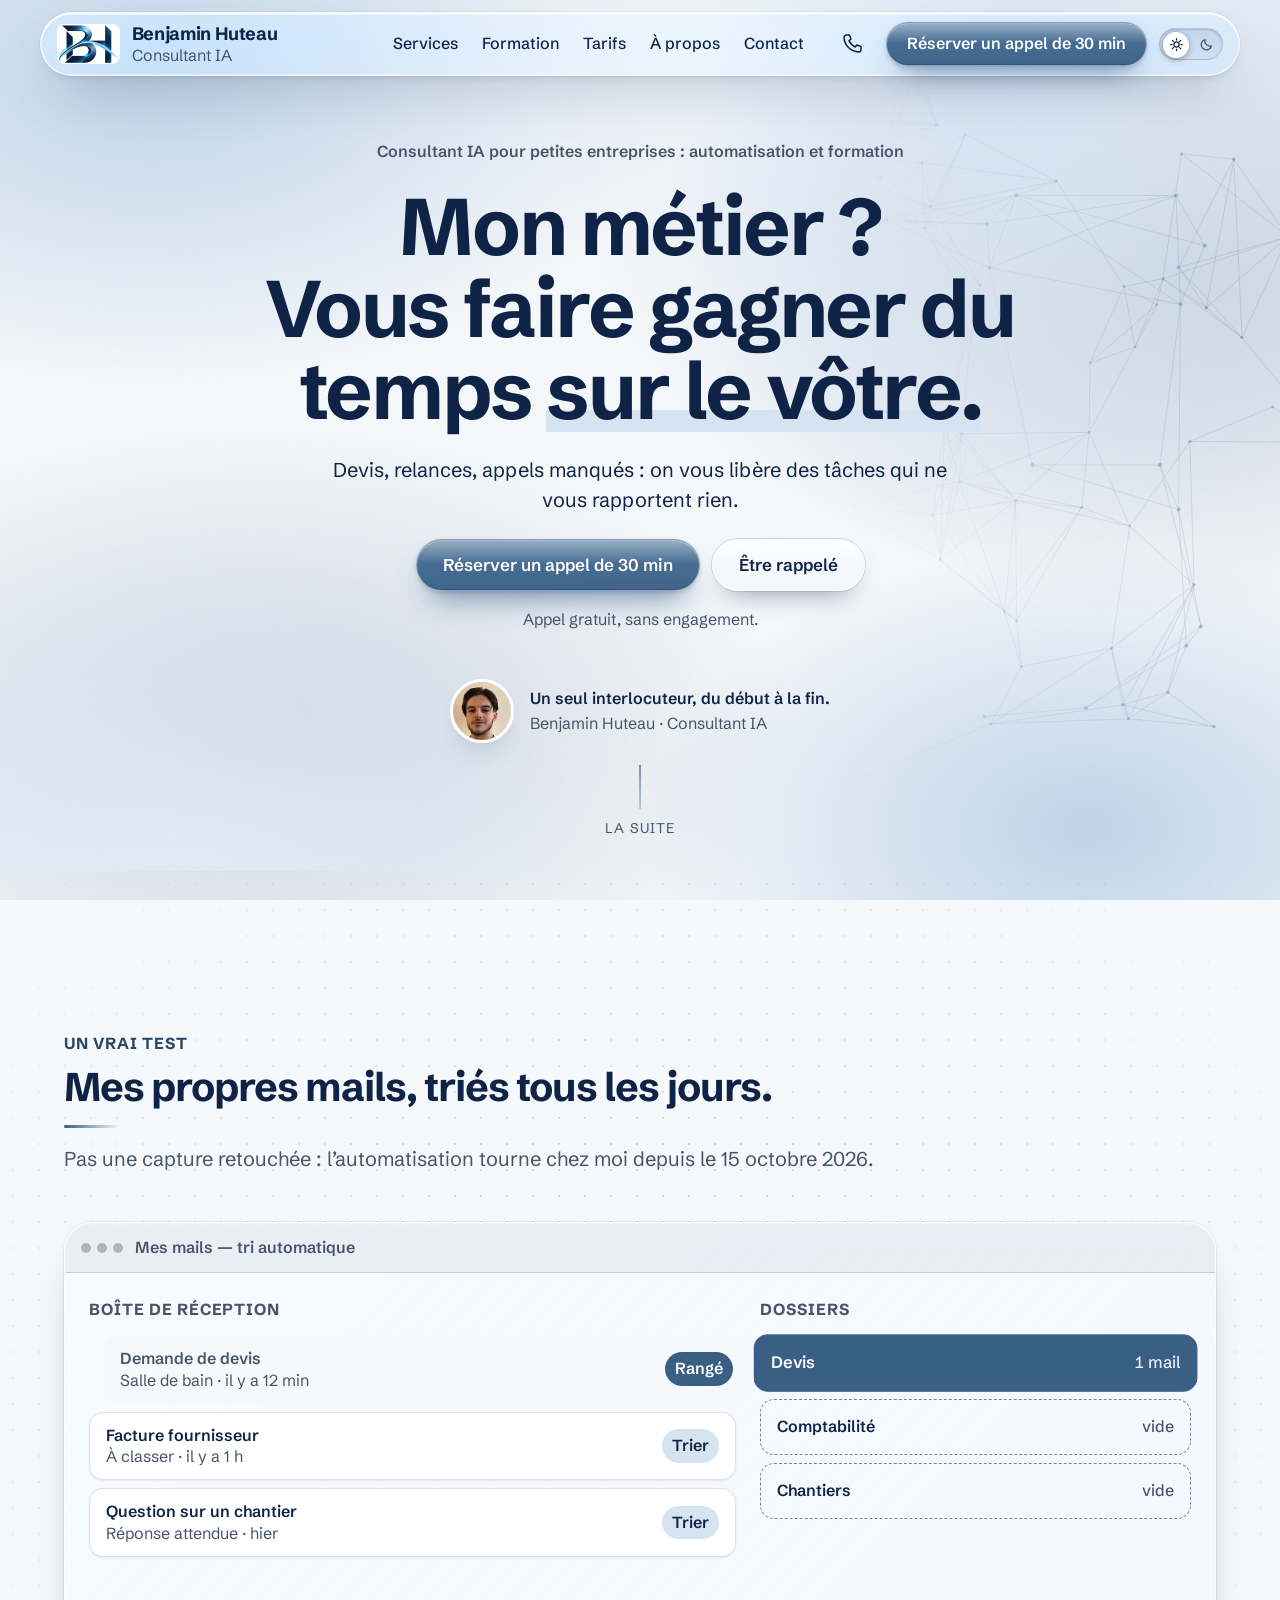
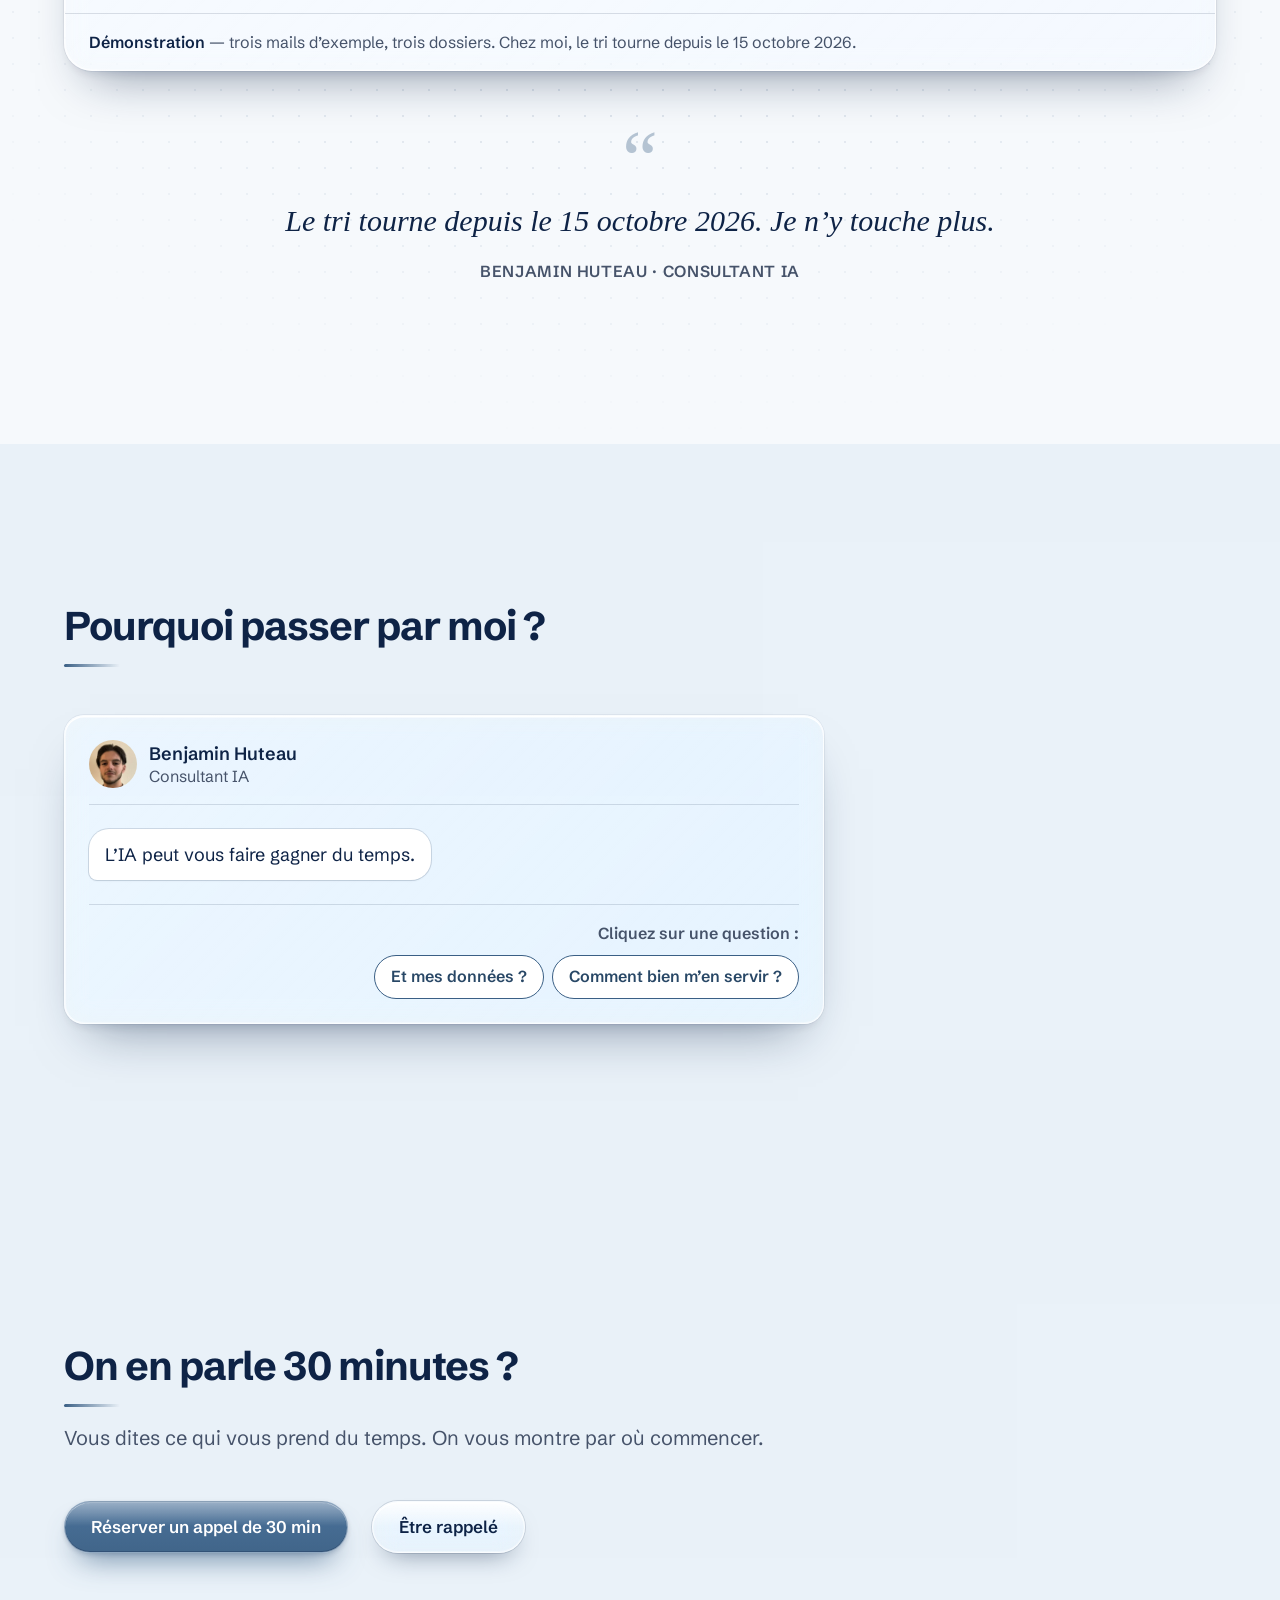
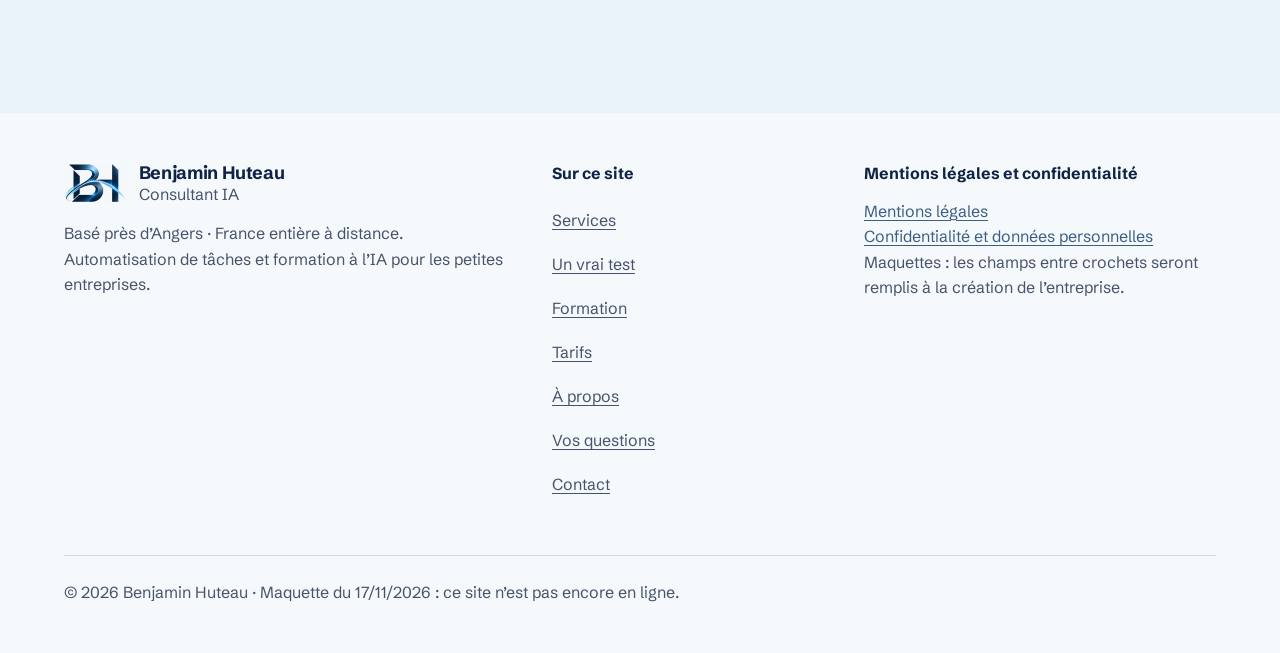
<file: index.html>
<!doctype html>
<html lang="fr">
<head>
<meta charset="utf-8">
<meta name="viewport" content="width=device-width, initial-scale=1">
<title>Consultant IA pour TPE et PME — Benjamin Huteau</title>
<meta name="description" content="Consultant IA pour TPE et PME : on vous libère des devis, relances et appels manqués qui ne vous rapportent rien. Partout en France, à distance.">
<meta name="robots" content="noindex">
<meta name="color-scheme" content="light dark">
<meta name="theme-color" content="#F6F9FC" media="(prefers-color-scheme: light)">
<meta name="theme-color" content="#08111D" media="(prefers-color-scheme: dark)">
<meta property="og:type" content="website">
<meta property="og:locale" content="fr_FR">
<meta property="og:site_name" content="Benjamin Huteau — Consultant IA">
<meta property="og:title" content="Consultant IA pour TPE et PME — Benjamin Huteau">
<meta property="og:description" content="Consultant IA pour TPE et PME : on vous libère des devis, relances et appels manqués qui ne vous rapportent rien. Partout en France, à distance.">
<meta property="og:image" content="assets/img/og-image.jpg">
<meta property="og:image:width" content="1200">
<meta property="og:image:height" content="630">
<meta name="twitter:card" content="summary_large_image">
<link rel="icon" href="assets/img/icone-32.png" type="image/png" sizes="32x32">
<link rel="apple-touch-icon" href="assets/img/icone-180.png">
<link rel="preload" href="assets/polices/schibsted-grotesk-latin.woff2" as="font" type="font/woff2" crossorigin>
<link rel="stylesheet" href="assets/css/site.css">
<script src="assets/js/site.js" defer></script>
<script type="application/ld+json">
{
  "@context": "https://schema.org",
  "@type": "Person",
  "name": "Benjamin Huteau",
  "jobTitle": "Consultant IA",
  "description": "Automatisation de tâches et formation à l'IA pour les TPE et PME, partout en France, à distance.",
  "knowsLanguage": "fr",
  "homeLocation": { "@type": "Place", "name": "Près d'Angers, France" }
}
</script>
</head>

<body>
<a class="lien-evitement" href="#contenu">Aller au contenu</a>

<svg class="cache-visuel" width="0" height="0" aria-hidden="true" focusable="false">
  <defs>
    <linearGradient id="motif-lumiere" x1="0" y1="1" x2="1" y2="0">
      <stop class="motif__ton-pale" offset="0"/>
      <stop class="motif__ton-vif" offset=".55"/>
      <stop class="motif__ton-action" offset="1"/>
    </linearGradient>
  </defs>
</svg>

<div class="curseur" aria-hidden="true" data-curseur></div>
<div class="progres" aria-hidden="true" data-progres></div>

<header class="entete">
  <div class="entete__dedans">
    <a class="marque" href="index.html">
      <img class="marque__logo" src="assets/img/logo-bh.webp" width="251" height="160" alt="">
      <span class="marque__texte">
        <span class="marque__nom">Benjamin Huteau</span>
        <span class="marque__metier">Consultant IA</span>
      </span>
    </a>
    <nav class="menu" aria-label="Menu principal">
      <ul>
        <li><a href="services.html">Services</a></li>
        <li><a href="formation.html">Formation</a></li>
        <li><a href="tarifs.html">Tarifs</a></li>
        <li><a href="a-propos.html">À propos</a></li>
        <li><a href="contact.html">Contact</a></li>
      </ul>
    </nav>
    <div class="entete__actions">
      <a class="telephone" href="tel:+33199000000" aria-label="Appeler le 01 99 00 00 00">
        <svg class="pic" viewBox="0 0 24 24" aria-hidden="true"><path d="M6.6 3h2.9l1.5 4.2-2 1.4a12.5 12.5 0 0 0 6.4 6.4l1.4-2 4.2 1.5v2.9a2.6 2.6 0 0 1-2.6 2.6A15.4 15.4 0 0 1 4 5.6 2.6 2.6 0 0 1 6.6 3z"/></svg>
        <span>01&nbsp;99&nbsp;00&nbsp;00&nbsp;00</span>
      </a>
      <a class="bouton bouton--petit" href="contact.html" data-magnetique>Réserver un appel de 30&nbsp;min</a>
      <button class="inter" type="button" data-theme-bouton role="switch" aria-checked="false" aria-label="Mode sombre">
        <span class="inter__piste" aria-hidden="true">
          <span class="inter__icone inter__icone--jour"><svg class="pic" viewBox="0 0 24 24" focusable="false"><circle cx="12" cy="12" r="4.2"/><path d="M12 2.6v2.2M12 19.2v2.2M2.6 12h2.2M19.2 12h2.2M5.4 5.4l1.6 1.6M17 17l1.6 1.6M18.6 5.4 17 7M7 17l-1.6 1.6"/></svg></span>
          <span class="inter__icone inter__icone--nuit"><svg class="pic" viewBox="0 0 24 24" focusable="false"><path d="M20 14.4A8.4 8.4 0 0 1 9.6 4a8.4 8.4 0 1 0 10.4 10.4z"/></svg></span>
          <span class="inter__curseur"></span>
        </span>
      </button>
      <a class="entete__appeler" href="tel:+33199000000" aria-label="Appeler le 01 99 00 00 00">
        <svg class="pic" viewBox="0 0 24 24" aria-hidden="true"><path d="M6.6 3h2.9l1.5 4.2-2 1.4a12.5 12.5 0 0 0 6.4 6.4l1.4-2 4.2 1.5v2.9a2.6 2.6 0 0 1-2.6 2.6A15.4 15.4 0 0 1 4 5.6 2.6 2.6 0 0 1 6.6 3z"/></svg>
        <span>Appeler</span>
      </a>
      <button class="entete__menu" type="button" popovertarget="menu-mobile">
        <svg class="pic" viewBox="0 0 24 24" aria-hidden="true"><path d="M4 7h16M4 12h16M4 17h16"/></svg>
        <span>Menu</span>
      </button>
    </div>
  </div>
</header>

<nav class="menu-mobile" id="menu-mobile" popover aria-label="Menu">
  <button class="menu-mobile__fermer" type="button" popovertarget="menu-mobile" popovertargetaction="hide">Fermer</button>
  <ul>
        <li><a href="services.html">Services</a></li>
        <li><a href="formation.html">Formation</a></li>
        <li><a href="tarifs.html">Tarifs</a></li>
        <li><a href="a-propos.html">À propos</a></li>
        <li><a href="contact.html">Contact</a></li>
  </ul>
  <a class="bouton" href="contact.html">Réserver un appel de 30&nbsp;min</a>
</nav>

<main id="contenu">

<section class="accueil" id="haut" aria-labelledby="titre-page" data-accueil>
    <div class="lueurs" aria-hidden="true">
      <span class="lueurs__ciel" data-lueur></span>
      <span class="lueurs__eau" data-lueur></span>
      <canvas class="lueurs__reseau" data-reseau></canvas>
    </div>
    <div class="accueil__dedans">
      <p class="titre-page" data-reveal="monte">Consultant IA pour petites entreprises&nbsp;: automatisation et formation</p>
      <h1 class="grand-titre" id="titre-page" aria-label="Mon métier ? Vous faire gagner du temps sur le vôtre.">
        <span class="grand-titre__question" aria-hidden="true"><span class="mot" style="--retard:.05s"><span class="mot__dedans">Mon</span></span> <span class="mot" style="--retard:.13s"><span class="mot__dedans">métier&nbsp;?</span></span></span>
        <span aria-hidden="true"><span class="mot" style="--retard:.24s"><span class="mot__dedans">Vous</span></span> <span class="mot" style="--retard:.32s"><span class="mot__dedans">faire</span></span> <span class="mot" style="--retard:.40s"><span class="mot__dedans">gagner</span></span> <span class="mot" style="--retard:.48s"><span class="mot__dedans">du</span></span> <span class="mot" style="--retard:.56s"><span class="mot__dedans">temps</span></span> <span class="surligne"><span class="mot" style="--retard:.68s"><span class="mot__dedans">sur</span></span> <span class="mot" style="--retard:.76s"><span class="mot__dedans">le</span></span> <span class="mot" style="--retard:.84s"><span class="mot__dedans">vôtre.</span></span></span></span>
      </h1>
      <p class="accroche" data-reveal="monte" style="--retard:.9s">Devis, relances, appels manqués&nbsp;: on vous libère des tâches qui ne vous rapportent rien.</p>
      <div class="actions" data-actions>
        <a class="bouton" href="contact.html" data-magnetique>Réserver un appel de 30&nbsp;min</a>
        <a class="bouton bouton--secondaire" href="contact.html#rappel" data-magnetique>Être rappelé</a>
      </div>
      <p class="reassurance" data-reveal="monte" style="--retard:1s">Appel gratuit, sans engagement.</p>
      <div class="signature" data-reveal="monte" style="--retard:1.1s">
        <img class="signature__photo" src="assets/img/benjamin-rond.webp" width="216" height="216" alt="">
        <p class="signature__texte">
          <span class="signature__phrase">Un seul interlocuteur, du début à la fin.</span>
          <span class="signature__nom">Benjamin Huteau · Consultant IA</span>
        </p>
      </div>
    </div>
    <div class="indice" aria-hidden="true"><span></span>La suite</div>
  </section>

<section class="partie preuve-zone" id="preuve" aria-labelledby="titre-preuve">
    <div class="points" aria-hidden="true"></div>
    <div class="partie__dedans">
      <div class="partie__tete" data-reveal>
        <p class="surtitre">Un vrai test</p>
        <h2 class="partie__titre" id="titre-preuve">Mes propres mails, triés tous les jours.</h2>
        <p class="partie__chapo">Pas une capture retouchée&nbsp;: l’automatisation tourne chez moi depuis le 15&nbsp;octobre&nbsp;2026.</p>
      </div>

      <figure class="fenetre vitre" data-demo-mails data-reveal="monte">
        <div class="fenetre__barre" aria-hidden="true">
          <span class="fenetre__feux"><i></i><i></i><i></i></span>
          <span class="fenetre__nom">Mes mails — tri automatique</span>
        </div>
        <div class="fenetre__corps">
          <div class="fenetre__colonne">
            <p>Boîte de réception</p>
            <ul class="mails" data-mails>
              <li class="mail" data-dossier="devis" data-geste="Rangé">
                <span class="mail__texte"><strong>Demande de devis</strong><span>Salle de bain · il y a 12 min</span></span>
                <span class="mail__geste">Trier</span>
              </li>
              <li class="mail" data-dossier="compta" data-geste="Rangé">
                <span class="mail__texte"><strong>Facture fournisseur</strong><span>À classer · il y a 1 h</span></span>
                <span class="mail__geste">Trier</span>
              </li>
              <li class="mail" data-dossier="chantiers" data-geste="Rangé">
                <span class="mail__texte"><strong>Question sur un chantier</strong><span>Réponse attendue · hier</span></span>
                <span class="mail__geste">Trier</span>
              </li>
            </ul>
          </div>
          <div class="fenetre__colonne">
            <p>Dossiers</p>
            <ul class="dossiers" data-dossiers>
              <li class="dossier" data-nom="devis"><span>Devis</span><span class="dossier__compte" data-compte>vide</span></li>
              <li class="dossier" data-nom="compta"><span>Comptabilité</span><span class="dossier__compte" data-compte>vide</span></li>
              <li class="dossier" data-nom="chantiers"><span>Chantiers</span><span class="dossier__compte" data-compte>vide</span></li>
            </ul>
          </div>
        </div>
        <figcaption class="preuve__pied">
          <span class="preuve__legende"><strong>Démonstration</strong> — trois mails d’exemple, trois dossiers. Chez moi, le tri tourne depuis le 15&nbsp;octobre&nbsp;2026.</span>
          <button class="choix choix--discret" type="button" data-recommencer hidden>Rejouer</button>
        </figcaption>
      </figure>

      <blockquote class="preuve__citation" data-reveal="monte">
        <p>Le tri tourne depuis le 15 octobre 2026. Je n’y touche plus.</p>
        <footer>Benjamin Huteau · Consultant IA</footer>
      </blockquote>
    </div>
  </section>

<section class="partie partie--bande" id="pourquoi" aria-labelledby="titre-pourquoi">
    <div class="partie__dedans">
      <div class="partie__tete" data-reveal>
        <h2 class="partie__titre" id="titre-pourquoi">Pourquoi passer par moi&nbsp;?</h2>
      </div>
      <div class="discussion vitre" data-discussion data-reveal="monte">
        <div class="discussion__tete">
          <img src="assets/img/benjamin-rond.webp" width="216" height="216" alt="" loading="lazy">
          <p><strong>Benjamin Huteau</strong><span>Consultant IA</span></p>
        </div>
        <ol class="discussion__fil" data-fil>
          <li class="echange">
            <p class="message message--lui">L’IA peut vous faire gagner du temps.</p>
          </li>
          <li class="echange" id="question-donnees" data-echange data-suites="question-outils question-lecture">
            <p class="message message--vous">Et mes données&nbsp;?</p>
            <div class="message message--lui">
              <p>Avec ChatGPT, Claude, Gemini et les autres IA, vos données sont envoyées à l’entreprise qui fournit le modèle.</p>
              <p>Selon l’offre et les réglages, elle peut s’en servir pour entraîner ses modèles.</p>
            </div>
          </li>
          <li class="echange" id="question-outils" data-echange data-suites="question-lecture question-servir">
            <p class="message message--vous">Quels outils choisir&nbsp;?</p>
            <div class="message message--lui">
              <p>Mon travail&nbsp;: on choisit les outils ensemble. Vous gardez le choix.</p>
            </div>
          </li>
          <li class="echange" id="question-lecture" data-echange data-suites="question-servir question-outils">
            <p class="message message--vous">Qui lit quoi&nbsp;?</p>
            <div class="message message--lui">
              <p>On encadre l’IA et les données.</p>
              <ul class="gestes">
                <li><svg class="pic" viewBox="0 0 24 24" aria-hidden="true"><path d="m5 12.5 4.5 4.5L19 7.5"/></svg>Rien ne part sans votre accord.</li>
                <li><svg class="pic" viewBox="0 0 24 24" aria-hidden="true"><path d="m5 12.5 4.5 4.5L19 7.5"/></svg>On choisit ensemble ce que l’IA a le droit de lire.</li>
                <li><svg class="pic" viewBox="0 0 24 24" aria-hidden="true"><path d="m5 12.5 4.5 4.5L19 7.5"/></svg>Chaque outil peut être coupé à tout moment.</li>
                <li><svg class="pic" viewBox="0 0 24 24" aria-hidden="true"><path d="m5 12.5 4.5 4.5L19 7.5"/></svg>Une IA rien qu’à vous.</li>
              </ul>
            </div>
          </li>
          <li class="echange" id="question-servir" data-echange data-suites="question-entreprise question-equipes">
            <p class="message message--vous">Comment bien m’en servir&nbsp;?</p>
            <div class="message message--lui">
              <p>Il existe des méthodes pour bien lui parler.</p>
            </div>
          </li>
          <li class="echange" id="question-entreprise" data-echange data-suites="question-equipes question-donnees">
            <p class="message message--vous">Et pour mon entreprise&nbsp;?</p>
            <div class="message message--lui">
              <p>On construit une solution concrète pour votre entreprise.</p>
              <p>Par exemple&nbsp;: une relance prête à partir, un SMS après un appel manqué.</p>
            </div>
          </li>
          <li class="echange" id="question-equipes" data-echange data-suites="question-donnees question-servir">
            <p class="message message--vous">Et pour mes équipes&nbsp;?</p>
            <div class="message message--lui">
              <p>Pour vos équipes, la formation est un autre service.</p>
              <p><a class="lien-fleche" href="formation.html">Voir la formation</a></p>
            </div>
          </li>
        </ol>
        <p class="discussion__fin" data-fin><a class="bouton" href="contact.html">Réserver un appel de 30&nbsp;min</a> <a class="bouton bouton--secondaire" href="contact.html#rappel">Être rappelé</a></p>
        <div class="discussion__choix" data-choix hidden></div>
      </div>
    </div>
  </section>

  <section class="partie partie--bande" id="suite" aria-labelledby="titre-suite">
    <div class="partie__dedans">
      <div class="partie__tete" data-reveal>
        <h2 class="partie__titre" id="titre-suite">On en parle 30&nbsp;minutes&nbsp;?</h2>
        <p class="partie__chapo">Vous dites ce qui vous prend du temps. On vous montre par où commencer.</p>
      </div>
      <div class="partie__suite" data-reveal>
        <a class="bouton" href="contact.html" data-magnetique>Réserver un appel de 30&nbsp;min</a>
        <a class="bouton bouton--secondaire" href="contact.html#rappel" data-magnetique>Être rappelé</a>
      </div>
    </div>
  </section>

</main>

<footer class="pied">
  <div class="pied__dedans">
    <div>
      <a class="marque pied__marque" href="index.html">
        <img class="marque__logo" src="assets/img/logo-bh.webp" width="251" height="160" alt="" loading="lazy">
        <span class="marque__texte">
          <span class="marque__nom">Benjamin Huteau</span>
          <span class="marque__metier">Consultant IA</span>
        </span>
      </a>
      <p>Basé près d’Angers · France entière à distance.</p>
      <p>Automatisation de tâches et formation à l’IA pour les petites entreprises.</p>
    </div>
    <nav aria-label="Pied de page">
      <h2>Sur ce site</h2>
      <ul>
        <li><a href="services.html">Services</a></li>
        <li><a href="index.html#preuve">Un vrai test</a></li>
        <li><a href="formation.html">Formation</a></li>
        <li><a href="tarifs.html">Tarifs</a></li>
        <li><a href="a-propos.html">À propos</a></li>
        <li><a href="tarifs.html#questions">Vos questions</a></li>
        <li><a href="contact.html">Contact</a></li>
      </ul>
    </nav>
    <div id="legal">
      <h2>Mentions légales et confidentialité</h2>
      <p><a href="mentions-legales.html">Mentions légales</a><br><a href="confidentialite.html">Confidentialité et données personnelles</a></p>
      <p class="pied__note">Maquettes : les champs entre crochets seront remplis à la création de l’entreprise.</p>
    </div>
  </div>
  <p class="pied__fin">© 2026 Benjamin Huteau · Maquette du 17/11/2026&nbsp;: ce site n’est pas encore en ligne.</p>
</footer>

<div class="barre" data-barre>
  <button class="bouton bouton--secondaire" type="button" popovertarget="menu-mobile">Menu</button>
  <a class="bouton bouton--secondaire" href="tel:+33199000000">Appeler</a>
  <a class="bouton" href="contact.html"><span class="bouton__long">Réserver un appel de 30&nbsp;min</span><span class="bouton__court">Réserver un appel</span><span class="bouton__mini">Réserver</span></a>
</div>

</body>
</html>
</file>
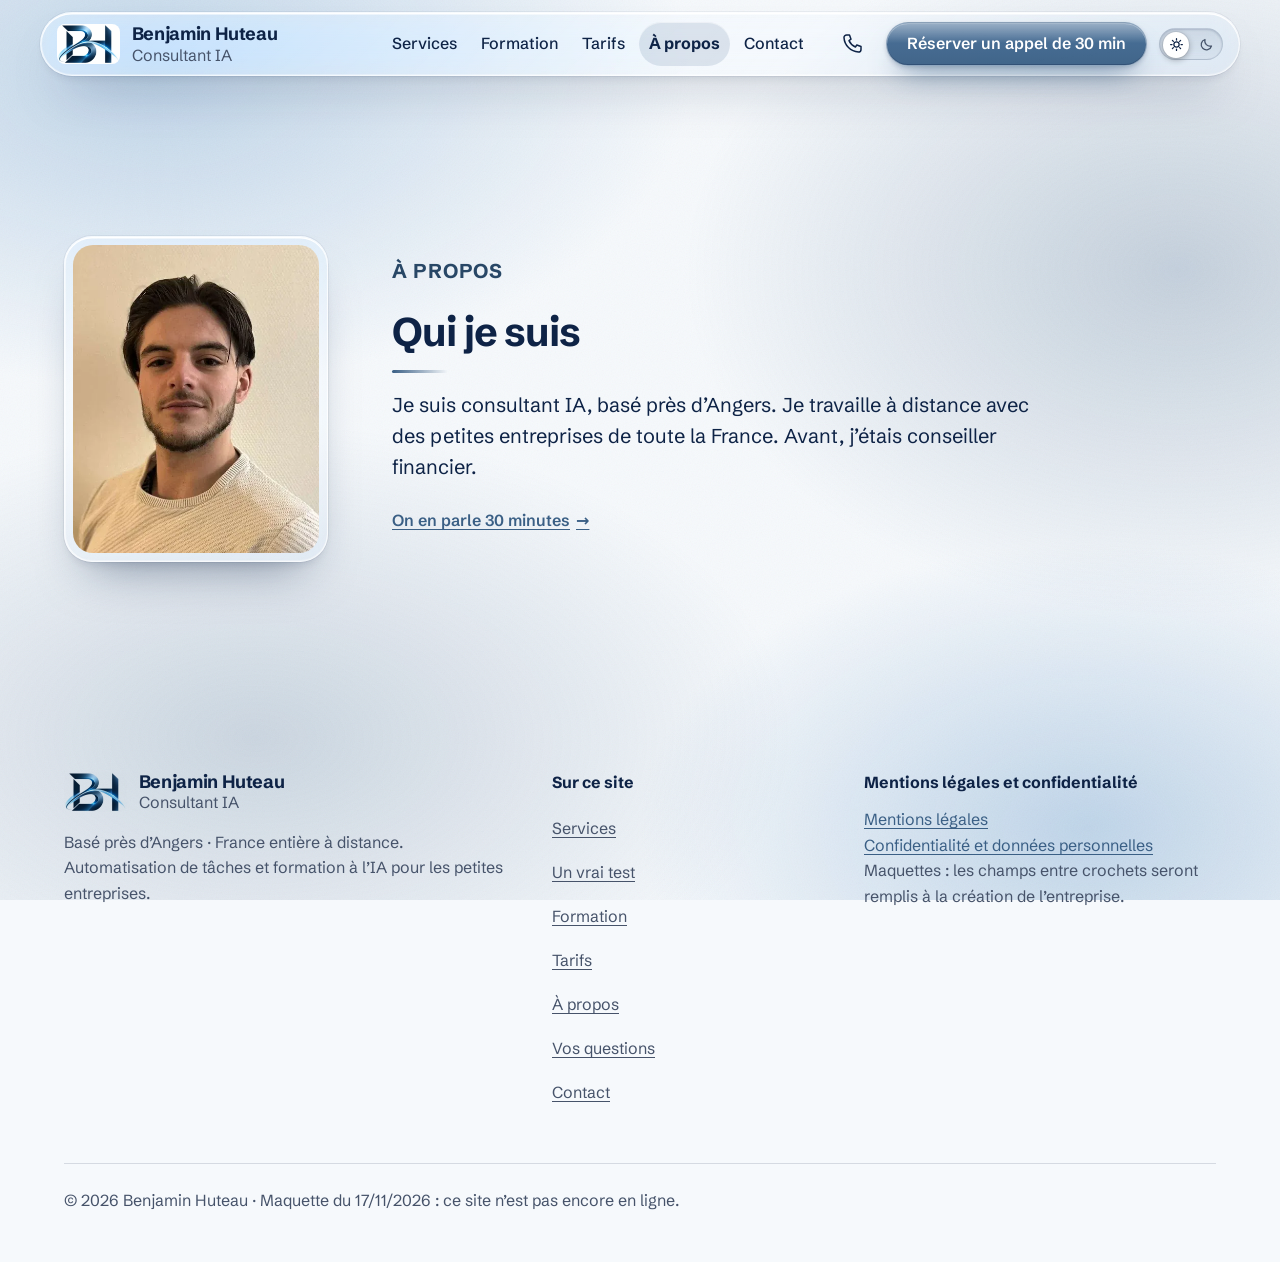
<file: a-propos.html>
<!doctype html>
<html lang="fr">
<head>
<meta charset="utf-8">
<meta name="viewport" content="width=device-width, initial-scale=1">
<title>Qui je suis — Benjamin Huteau, consultant IA</title>
<meta name="description" content="Consultant IA près d’Angers, je travaille à distance avec des petites entreprises de toute la France. Avant, j’étais conseiller financier.">
<meta name="robots" content="noindex">
<meta name="color-scheme" content="light dark">
<meta name="theme-color" content="#F6F9FC" media="(prefers-color-scheme: light)">
<meta name="theme-color" content="#08111D" media="(prefers-color-scheme: dark)">
<meta property="og:type" content="website">
<meta property="og:locale" content="fr_FR">
<meta property="og:site_name" content="Benjamin Huteau — Consultant IA">
<meta property="og:title" content="Qui je suis — Benjamin Huteau, consultant IA">
<meta property="og:description" content="Consultant IA près d’Angers, je travaille à distance avec des petites entreprises de toute la France. Avant, j’étais conseiller financier.">
<meta property="og:image" content="assets/img/og-image.jpg">
<meta property="og:image:width" content="1200">
<meta property="og:image:height" content="630">
<meta name="twitter:card" content="summary_large_image">
<link rel="icon" href="assets/img/icone-32.png" type="image/png" sizes="32x32">
<link rel="apple-touch-icon" href="assets/img/icone-180.png">
<link rel="preload" href="assets/polices/schibsted-grotesk-latin.woff2" as="font" type="font/woff2" crossorigin>
<link rel="stylesheet" href="assets/css/site.css">
<script src="assets/js/site.js" defer></script>
<script type="application/ld+json">
{
  "@context": "https://schema.org",
  "@type": "Person",
  "name": "Benjamin Huteau",
  "jobTitle": "Consultant IA",
  "description": "Automatisation de tâches et formation à l'IA pour les TPE et PME, partout en France, à distance.",
  "knowsLanguage": "fr",
  "homeLocation": { "@type": "Place", "name": "Près d'Angers, France" }
}
</script>
</head>

<body>
<a class="lien-evitement" href="#contenu">Aller au contenu</a>

<svg class="cache-visuel" width="0" height="0" aria-hidden="true" focusable="false">
  <defs>
    <linearGradient id="motif-lumiere" x1="0" y1="1" x2="1" y2="0">
      <stop class="motif__ton-pale" offset="0"/>
      <stop class="motif__ton-vif" offset=".55"/>
      <stop class="motif__ton-action" offset="1"/>
    </linearGradient>
  </defs>
</svg>

<div class="curseur" aria-hidden="true" data-curseur></div>
<div class="progres" aria-hidden="true" data-progres></div>

<header class="entete">
  <div class="entete__dedans">
    <a class="marque" href="index.html">
      <img class="marque__logo" src="assets/img/logo-bh.webp" width="251" height="160" alt="">
      <span class="marque__texte">
        <span class="marque__nom">Benjamin Huteau</span>
        <span class="marque__metier">Consultant IA</span>
      </span>
    </a>
    <nav class="menu" aria-label="Menu principal">
      <ul>
        <li><a href="services.html">Services</a></li>
        <li><a href="formation.html">Formation</a></li>
        <li><a href="tarifs.html">Tarifs</a></li>
        <li><a href="a-propos.html" aria-current="page">À propos</a></li>
        <li><a href="contact.html">Contact</a></li>
      </ul>
    </nav>
    <div class="entete__actions">
      <a class="telephone" href="tel:+33199000000" aria-label="Appeler le 01 99 00 00 00">
        <svg class="pic" viewBox="0 0 24 24" aria-hidden="true"><path d="M6.6 3h2.9l1.5 4.2-2 1.4a12.5 12.5 0 0 0 6.4 6.4l1.4-2 4.2 1.5v2.9a2.6 2.6 0 0 1-2.6 2.6A15.4 15.4 0 0 1 4 5.6 2.6 2.6 0 0 1 6.6 3z"/></svg>
        <span>01&nbsp;99&nbsp;00&nbsp;00&nbsp;00</span>
      </a>
      <a class="bouton bouton--petit" href="contact.html" data-magnetique>Réserver un appel de 30&nbsp;min</a>
      <button class="inter" type="button" data-theme-bouton role="switch" aria-checked="false" aria-label="Mode sombre">
        <span class="inter__piste" aria-hidden="true">
          <span class="inter__icone inter__icone--jour"><svg class="pic" viewBox="0 0 24 24" focusable="false"><circle cx="12" cy="12" r="4.2"/><path d="M12 2.6v2.2M12 19.2v2.2M2.6 12h2.2M19.2 12h2.2M5.4 5.4l1.6 1.6M17 17l1.6 1.6M18.6 5.4 17 7M7 17l-1.6 1.6"/></svg></span>
          <span class="inter__icone inter__icone--nuit"><svg class="pic" viewBox="0 0 24 24" focusable="false"><path d="M20 14.4A8.4 8.4 0 0 1 9.6 4a8.4 8.4 0 1 0 10.4 10.4z"/></svg></span>
          <span class="inter__curseur"></span>
        </span>
      </button>
      <a class="entete__appeler" href="tel:+33199000000" aria-label="Appeler le 01 99 00 00 00">
        <svg class="pic" viewBox="0 0 24 24" aria-hidden="true"><path d="M6.6 3h2.9l1.5 4.2-2 1.4a12.5 12.5 0 0 0 6.4 6.4l1.4-2 4.2 1.5v2.9a2.6 2.6 0 0 1-2.6 2.6A15.4 15.4 0 0 1 4 5.6 2.6 2.6 0 0 1 6.6 3z"/></svg>
        <span>Appeler</span>
      </a>
      <button class="entete__menu" type="button" popovertarget="menu-mobile">
        <svg class="pic" viewBox="0 0 24 24" aria-hidden="true"><path d="M4 7h16M4 12h16M4 17h16"/></svg>
        <span>Menu</span>
      </button>
    </div>
  </div>
</header>

<nav class="menu-mobile" id="menu-mobile" popover aria-label="Menu">
  <button class="menu-mobile__fermer" type="button" popovertarget="menu-mobile" popovertargetaction="hide">Fermer</button>
  <ul>
        <li><a href="services.html">Services</a></li>
        <li><a href="formation.html">Formation</a></li>
        <li><a href="tarifs.html">Tarifs</a></li>
        <li><a href="a-propos.html" aria-current="page">À propos</a></li>
        <li><a href="contact.html">Contact</a></li>
  </ul>
  <a class="bouton" href="contact.html">Réserver un appel de 30&nbsp;min</a>
</nav>

<main id="contenu">

<section class="partie" id="a-propos" aria-labelledby="titre-qui">
    <div class="partie__dedans">
      <div class="qui">
        <figure class="qui__photo vitre" data-reveal="gauche">
          <img src="assets/img/benjamin-portrait.webp" width="480" height="600" alt="Benjamin Huteau" loading="lazy">
        </figure>
        <div class="qui__texte" data-reveal="droite">
          <p class="surtitre">À propos</p>
          <h1 class="partie__titre" id="titre-qui">Qui je suis</h1>
          <p>Je suis consultant IA, basé près d’Angers. Je travaille à distance avec des petites entreprises de toute la France. Avant, j’étais conseiller financier.</p>
          <p><a class="lien-fleche" href="contact.html">On en parle 30&nbsp;minutes</a></p>
        </div>
      </div>
    </div>
  </section>

</main>

<footer class="pied">
  <div class="pied__dedans">
    <div>
      <a class="marque pied__marque" href="index.html">
        <img class="marque__logo" src="assets/img/logo-bh.webp" width="251" height="160" alt="" loading="lazy">
        <span class="marque__texte">
          <span class="marque__nom">Benjamin Huteau</span>
          <span class="marque__metier">Consultant IA</span>
        </span>
      </a>
      <p>Basé près d’Angers · France entière à distance.</p>
      <p>Automatisation de tâches et formation à l’IA pour les petites entreprises.</p>
    </div>
    <nav aria-label="Pied de page">
      <h2>Sur ce site</h2>
      <ul>
        <li><a href="services.html">Services</a></li>
        <li><a href="index.html#preuve">Un vrai test</a></li>
        <li><a href="formation.html">Formation</a></li>
        <li><a href="tarifs.html">Tarifs</a></li>
        <li><a href="a-propos.html">À propos</a></li>
        <li><a href="tarifs.html#questions">Vos questions</a></li>
        <li><a href="contact.html">Contact</a></li>
      </ul>
    </nav>
    <div id="legal">
      <h2>Mentions légales et confidentialité</h2>
      <p><a href="mentions-legales.html">Mentions légales</a><br><a href="confidentialite.html">Confidentialité et données personnelles</a></p>
      <p class="pied__note">Maquettes : les champs entre crochets seront remplis à la création de l’entreprise.</p>
    </div>
  </div>
  <p class="pied__fin">© 2026 Benjamin Huteau · Maquette du 17/11/2026&nbsp;: ce site n’est pas encore en ligne.</p>
</footer>

<div class="barre" data-barre>
  <button class="bouton bouton--secondaire" type="button" popovertarget="menu-mobile">Menu</button>
  <a class="bouton bouton--secondaire" href="tel:+33199000000">Appeler</a>
  <a class="bouton" href="contact.html"><span class="bouton__long">Réserver un appel de 30&nbsp;min</span><span class="bouton__court">Réserver un appel</span><span class="bouton__mini">Réserver</span></a>
</div>

</body>
</html>
</file>
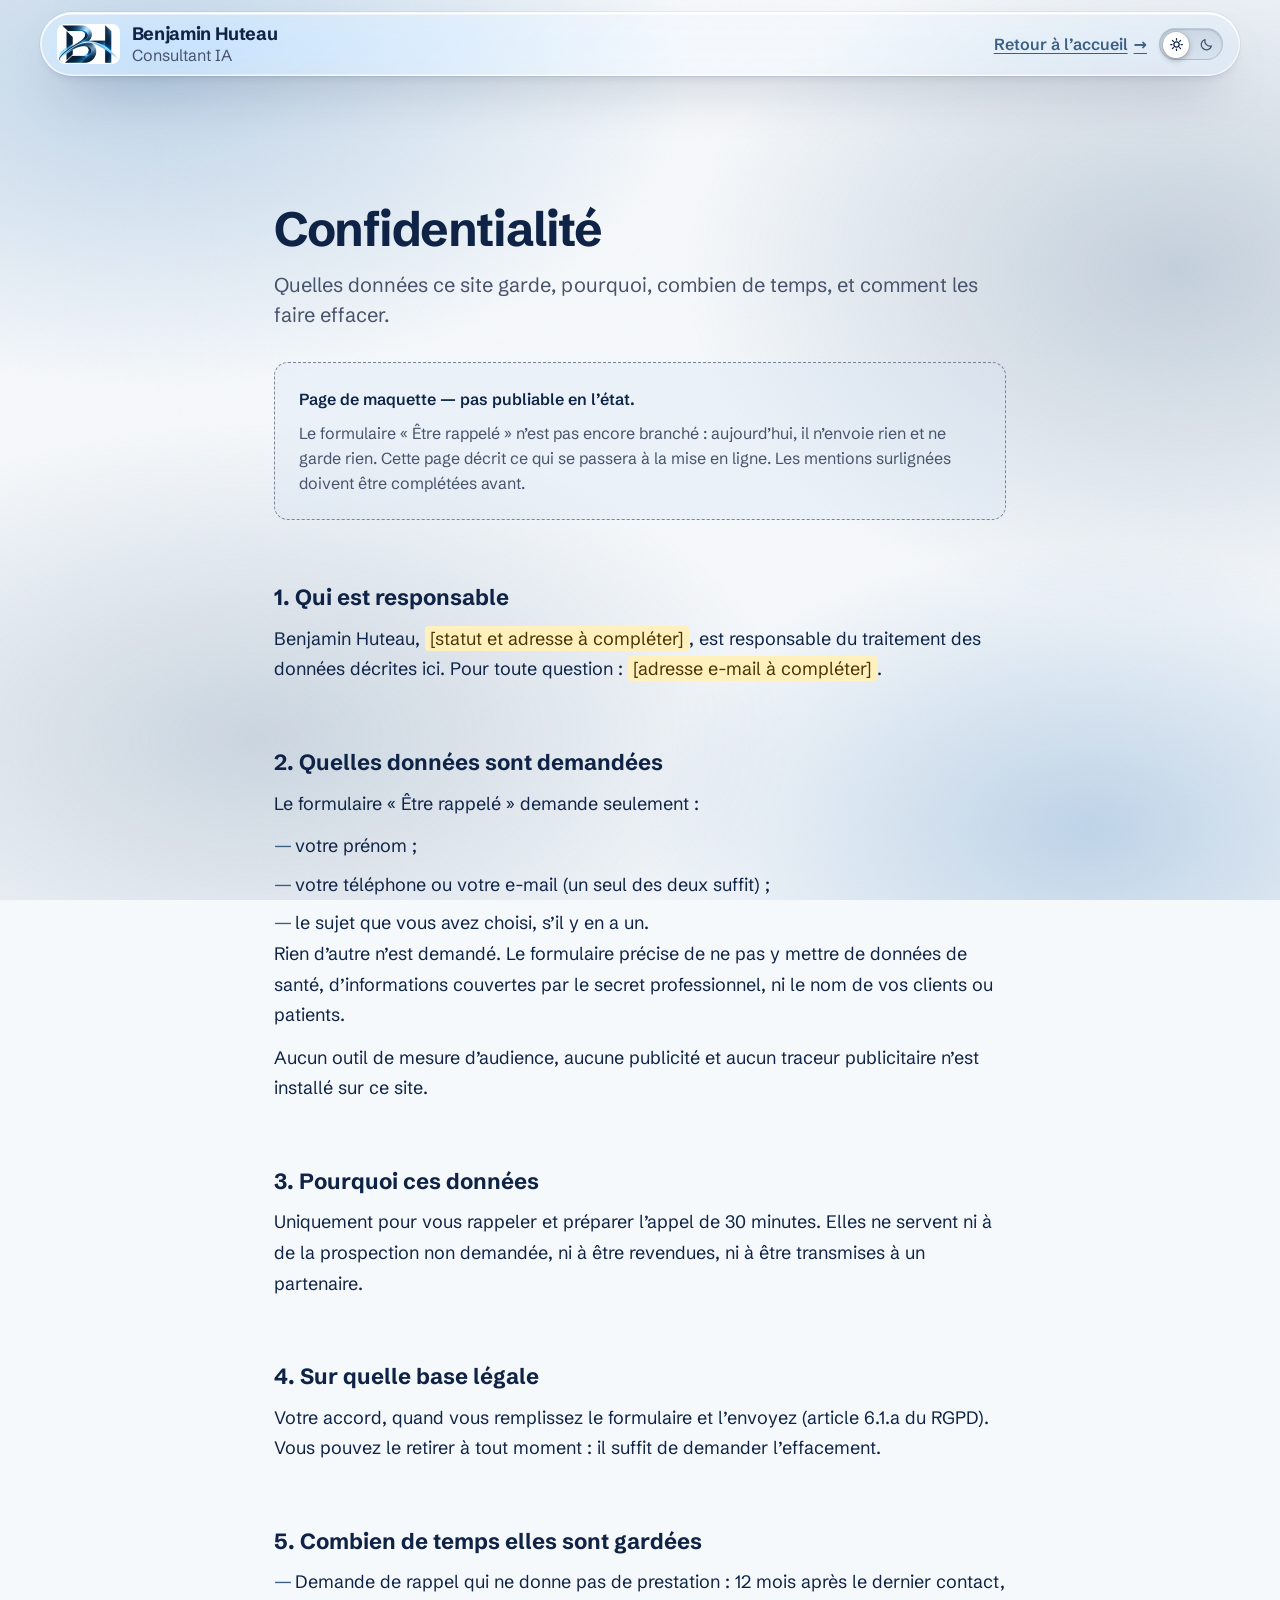
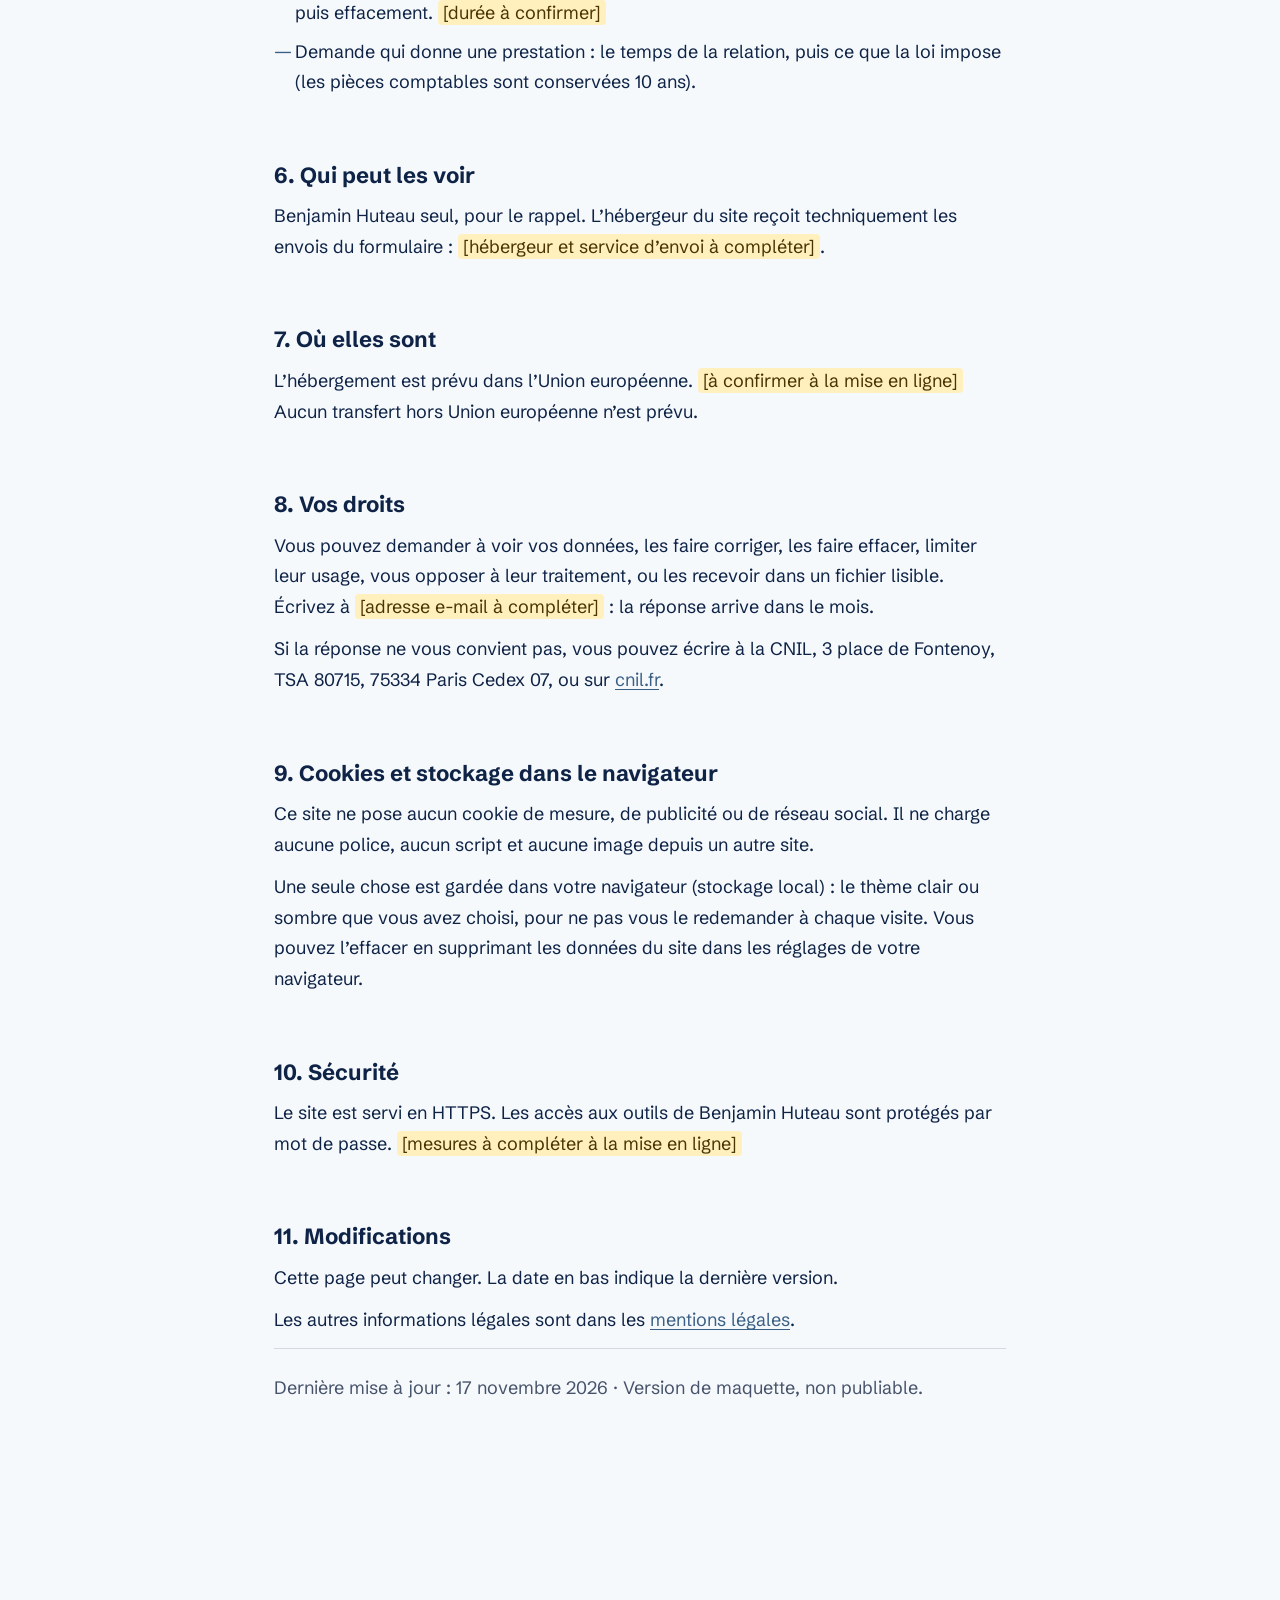
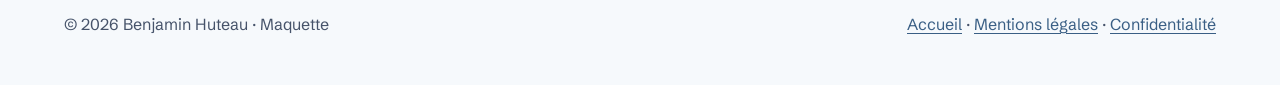
<file: confidentialite.html>
<!doctype html>
<!-- Politique de confidentialité — MAQUETTE du 17/11/2026.
     Les champs surlignés [à compléter] doivent être remplis à la création de l'entreprise.
     Le formulaire n'étant pas branché, cette page décrit ce qui se passera à la mise en ligne. -->
<html lang="fr">
<head>
<meta charset="utf-8">
<meta name="viewport" content="width=device-width, initial-scale=1">
<title>Confidentialité — Benjamin Huteau</title>
<meta name="description" content="Ce que le site de Benjamin Huteau fait de vos données, en clair. Page de maquette.">
<meta name="robots" content="noindex">
<meta name="color-scheme" content="light dark">
<meta name="theme-color" content="#F6F9FC" media="(prefers-color-scheme: light)">
<meta name="theme-color" content="#08111D" media="(prefers-color-scheme: dark)">
<link rel="icon" href="assets/img/icone-32.png" type="image/png" sizes="32x32">
<link rel="apple-touch-icon" href="assets/img/icone-180.png">
<link rel="preload" href="assets/polices/schibsted-grotesk-latin.woff2" as="font" type="font/woff2" crossorigin>
<link rel="stylesheet" href="assets/css/site.css">
<script src="assets/js/site.js" defer></script>
</head>
<body>
<a class="lien-evitement" href="#contenu">Aller au contenu</a>

<header class="entete">
  <div class="entete__dedans">
    <a class="marque" href="index.html">
      <img class="marque__logo" src="assets/img/logo-bh.webp" width="251" height="160" alt="">
      <span class="marque__texte">
        <span class="marque__nom">Benjamin Huteau</span>
        <span class="marque__metier">Consultant IA</span>
      </span>
    </a>
    <div class="entete__actions entete__actions--fin">
      <a class="lien-fleche" href="index.html">Retour à l’accueil</a>
      <button class="inter" type="button" data-theme-bouton role="switch" aria-checked="false" aria-label="Mode sombre">
        <span class="inter__piste" aria-hidden="true">
          <span class="inter__icone inter__icone--jour"><svg class="pic" viewBox="0 0 24 24" focusable="false"><circle cx="12" cy="12" r="4.2"/><path d="M12 2.6v2.2M12 19.2v2.2M2.6 12h2.2M19.2 12h2.2M5.4 5.4l1.6 1.6M17 17l1.6 1.6M18.6 5.4 17 7M7 17l-1.6 1.6"/></svg></span>
          <span class="inter__icone inter__icone--nuit"><svg class="pic" viewBox="0 0 24 24" focusable="false"><path d="M20 14.4A8.4 8.4 0 0 1 9.6 4a8.4 8.4 0 1 0 10.4 10.4z"/></svg></span>
          <span class="inter__curseur"></span>
        </span>
      </button>
    </div>
  </div>
</header>

<main id="contenu">
  <article class="page-legale">
    <h1>Confidentialité</h1>
    <p>Quelles données ce site garde, pourquoi, combien de temps, et comment les faire effacer.</p>

    <div class="bandeau-maquette">
      <strong>Page de maquette — pas publiable en l’état.</strong>
      <p>Le formulaire « Être rappelé » n’est pas encore branché : aujourd’hui, il n’envoie rien et ne garde rien. Cette page décrit ce qui se passera à la mise en ligne. Les mentions surlignées doivent être complétées avant.</p>
    </div>

    <h2>1. Qui est responsable</h2>
    <p>Benjamin Huteau, <span class="a-completer">[statut et adresse à compléter]</span>, est responsable du traitement des données décrites ici. Pour toute question : <span class="a-completer">[adresse e-mail à compléter]</span>.</p>

    <h2>2. Quelles données sont demandées</h2>
    <p>Le formulaire « Être rappelé » demande seulement :</p>
    <ul>
      <li>votre prénom ;</li>
      <li>votre téléphone ou votre e-mail (un seul des deux suffit) ;</li>
      <li>le sujet que vous avez choisi, s’il y en a un.</li>
    </ul>
    <p>Rien d’autre n’est demandé. Le formulaire précise de ne pas y mettre de données de santé, d’informations couvertes par le secret professionnel, ni le nom de vos clients ou patients.</p>
    <p>Aucun outil de mesure d’audience, aucune publicité et aucun traceur publicitaire n’est installé sur ce site.</p>

    <h2>3. Pourquoi ces données</h2>
    <p>Uniquement pour vous rappeler et préparer l’appel de 30 minutes. Elles ne servent ni à de la prospection non demandée, ni à être revendues, ni à être transmises à un partenaire.</p>

    <h2>4. Sur quelle base légale</h2>
    <p>Votre accord, quand vous remplissez le formulaire et l’envoyez (article 6.1.a du RGPD). Vous pouvez le retirer à tout moment : il suffit de demander l’effacement.</p>

    <h2>5. Combien de temps elles sont gardées</h2>
    <ul>
      <li>Demande de rappel qui ne donne pas de prestation : 12 mois après le dernier contact, puis effacement. <span class="a-completer">[durée à confirmer]</span></li>
      <li>Demande qui donne une prestation : le temps de la relation, puis ce que la loi impose (les pièces comptables sont conservées 10 ans).</li>
    </ul>

    <h2>6. Qui peut les voir</h2>
    <p>Benjamin Huteau seul, pour le rappel. L’hébergeur du site reçoit techniquement les envois du formulaire : <span class="a-completer">[hébergeur et service d’envoi à compléter]</span>.</p>

    <h2>7. Où elles sont</h2>
    <p>L’hébergement est prévu dans l’Union européenne. <span class="a-completer">[à confirmer à la mise en ligne]</span> Aucun transfert hors Union européenne n’est prévu.</p>

    <h2>8. Vos droits</h2>
    <p>Vous pouvez demander à voir vos données, les faire corriger, les faire effacer, limiter leur usage, vous opposer à leur traitement, ou les recevoir dans un fichier lisible. Écrivez à <span class="a-completer">[adresse e-mail à compléter]</span> : la réponse arrive dans le mois.</p>
    <p>Si la réponse ne vous convient pas, vous pouvez écrire à la CNIL, 3 place de Fontenoy, TSA 80715, 75334 Paris Cedex 07, ou sur <a href="https://www.cnil.fr">cnil.fr</a>.</p>

    <h2>9. Cookies et stockage dans le navigateur</h2>
    <p>Ce site ne pose aucun cookie de mesure, de publicité ou de réseau social. Il ne charge aucune police, aucun script et aucune image depuis un autre site.</p>
    <p>Une seule chose est gardée dans votre navigateur (stockage local) : le thème clair ou sombre que vous avez choisi, pour ne pas vous le redemander à chaque visite. Vous pouvez l’effacer en supprimant les données du site dans les réglages de votre navigateur.</p>

    <h2>10. Sécurité</h2>
    <p>Le site est servi en HTTPS. Les accès aux outils de Benjamin Huteau sont protégés par mot de passe. <span class="a-completer">[mesures à compléter à la mise en ligne]</span></p>

    <h2>11. Modifications</h2>
    <p>Cette page peut changer. La date en bas indique la dernière version.</p>
    <p>Les autres informations légales sont dans les <a href="mentions-legales.html">mentions légales</a>.</p>

    <p class="page-legale__maj">Dernière mise à jour : 17 novembre 2026 · Version de maquette, non publiable.</p>
  </article>
</main>

<footer class="pied pied--simple">
  <div class="pied__dedans">
    <p>© 2026 Benjamin Huteau · Maquette</p>
    <p><a href="index.html">Accueil</a> · <a href="mentions-legales.html">Mentions légales</a> · <a href="confidentialite.html">Confidentialité</a></p>
  </div>
</footer>
</body>
</html>
</file>
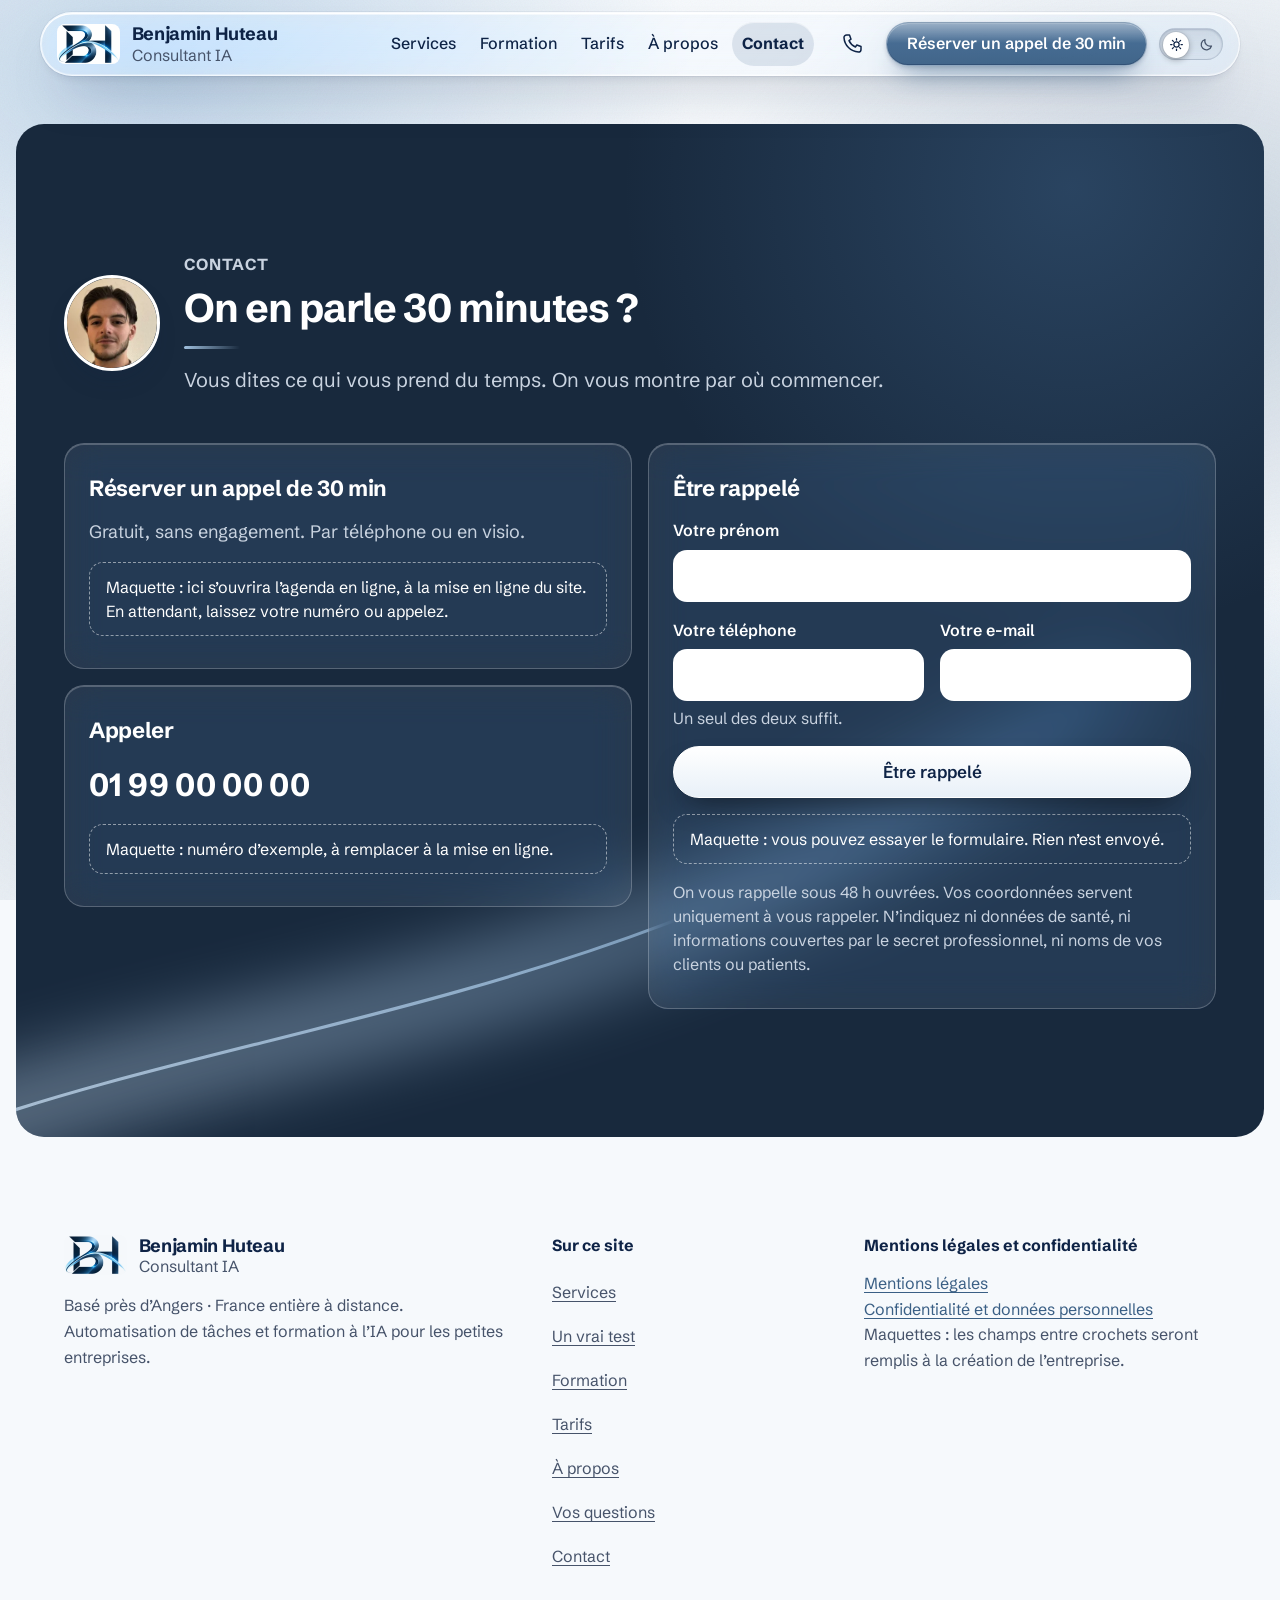
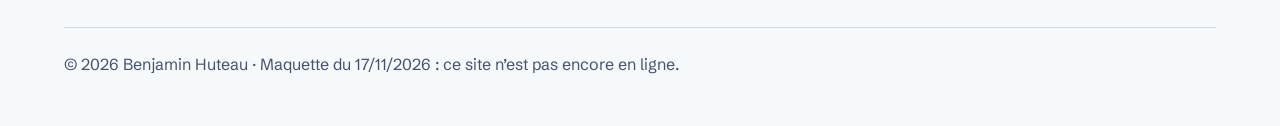
<file: contact.html>
<!doctype html>
<html lang="fr">
<head>
<meta charset="utf-8">
<meta name="viewport" content="width=device-width, initial-scale=1">
<title>Prendre rendez-vous — Benjamin Huteau, consultant IA</title>
<meta name="description" content="Un appel gratuit de 30 minutes, par téléphone ou en visio. Vous dites ce qui vous prend du temps.">
<meta name="robots" content="noindex">
<meta name="color-scheme" content="light dark">
<meta name="theme-color" content="#F6F9FC" media="(prefers-color-scheme: light)">
<meta name="theme-color" content="#08111D" media="(prefers-color-scheme: dark)">
<meta property="og:type" content="website">
<meta property="og:locale" content="fr_FR">
<meta property="og:site_name" content="Benjamin Huteau — Consultant IA">
<meta property="og:title" content="Prendre rendez-vous — Benjamin Huteau, consultant IA">
<meta property="og:description" content="Un appel gratuit de 30 minutes, par téléphone ou en visio. Vous dites ce qui vous prend du temps.">
<meta property="og:image" content="assets/img/og-image.jpg">
<meta property="og:image:width" content="1200">
<meta property="og:image:height" content="630">
<meta name="twitter:card" content="summary_large_image">
<link rel="icon" href="assets/img/icone-32.png" type="image/png" sizes="32x32">
<link rel="apple-touch-icon" href="assets/img/icone-180.png">
<link rel="preload" href="assets/polices/schibsted-grotesk-latin.woff2" as="font" type="font/woff2" crossorigin>
<link rel="stylesheet" href="assets/css/site.css">
<script src="assets/js/site.js" defer></script>
<script type="application/ld+json">
{
  "@context": "https://schema.org",
  "@type": "Person",
  "name": "Benjamin Huteau",
  "jobTitle": "Consultant IA",
  "description": "Automatisation de tâches et formation à l'IA pour les TPE et PME, partout en France, à distance.",
  "knowsLanguage": "fr",
  "homeLocation": { "@type": "Place", "name": "Près d'Angers, France" }
}
</script>
</head>

<body>
<a class="lien-evitement" href="#contenu">Aller au contenu</a>

<svg class="cache-visuel" width="0" height="0" aria-hidden="true" focusable="false">
  <defs>
    <linearGradient id="motif-lumiere" x1="0" y1="1" x2="1" y2="0">
      <stop class="motif__ton-pale" offset="0"/>
      <stop class="motif__ton-vif" offset=".55"/>
      <stop class="motif__ton-action" offset="1"/>
    </linearGradient>
  </defs>
</svg>

<div class="curseur" aria-hidden="true" data-curseur></div>
<div class="progres" aria-hidden="true" data-progres></div>

<header class="entete">
  <div class="entete__dedans">
    <a class="marque" href="index.html">
      <img class="marque__logo" src="assets/img/logo-bh.webp" width="251" height="160" alt="">
      <span class="marque__texte">
        <span class="marque__nom">Benjamin Huteau</span>
        <span class="marque__metier">Consultant IA</span>
      </span>
    </a>
    <nav class="menu" aria-label="Menu principal">
      <ul>
        <li><a href="services.html">Services</a></li>
        <li><a href="formation.html">Formation</a></li>
        <li><a href="tarifs.html">Tarifs</a></li>
        <li><a href="a-propos.html">À propos</a></li>
        <li><a href="contact.html" aria-current="page">Contact</a></li>
      </ul>
    </nav>
    <div class="entete__actions">
      <a class="telephone" href="tel:+33199000000" aria-label="Appeler le 01 99 00 00 00">
        <svg class="pic" viewBox="0 0 24 24" aria-hidden="true"><path d="M6.6 3h2.9l1.5 4.2-2 1.4a12.5 12.5 0 0 0 6.4 6.4l1.4-2 4.2 1.5v2.9a2.6 2.6 0 0 1-2.6 2.6A15.4 15.4 0 0 1 4 5.6 2.6 2.6 0 0 1 6.6 3z"/></svg>
        <span>01&nbsp;99&nbsp;00&nbsp;00&nbsp;00</span>
      </a>
      <a class="bouton bouton--petit" href="contact.html" data-magnetique>Réserver un appel de 30&nbsp;min</a>
      <button class="inter" type="button" data-theme-bouton role="switch" aria-checked="false" aria-label="Mode sombre">
        <span class="inter__piste" aria-hidden="true">
          <span class="inter__icone inter__icone--jour"><svg class="pic" viewBox="0 0 24 24" focusable="false"><circle cx="12" cy="12" r="4.2"/><path d="M12 2.6v2.2M12 19.2v2.2M2.6 12h2.2M19.2 12h2.2M5.4 5.4l1.6 1.6M17 17l1.6 1.6M18.6 5.4 17 7M7 17l-1.6 1.6"/></svg></span>
          <span class="inter__icone inter__icone--nuit"><svg class="pic" viewBox="0 0 24 24" focusable="false"><path d="M20 14.4A8.4 8.4 0 0 1 9.6 4a8.4 8.4 0 1 0 10.4 10.4z"/></svg></span>
          <span class="inter__curseur"></span>
        </span>
      </button>
      <a class="entete__appeler" href="tel:+33199000000" aria-label="Appeler le 01 99 00 00 00">
        <svg class="pic" viewBox="0 0 24 24" aria-hidden="true"><path d="M6.6 3h2.9l1.5 4.2-2 1.4a12.5 12.5 0 0 0 6.4 6.4l1.4-2 4.2 1.5v2.9a2.6 2.6 0 0 1-2.6 2.6A15.4 15.4 0 0 1 4 5.6 2.6 2.6 0 0 1 6.6 3z"/></svg>
        <span>Appeler</span>
      </a>
      <button class="entete__menu" type="button" popovertarget="menu-mobile">
        <svg class="pic" viewBox="0 0 24 24" aria-hidden="true"><path d="M4 7h16M4 12h16M4 17h16"/></svg>
        <span>Menu</span>
      </button>
    </div>
  </div>
</header>

<nav class="menu-mobile" id="menu-mobile" popover aria-label="Menu">
  <button class="menu-mobile__fermer" type="button" popovertarget="menu-mobile" popovertargetaction="hide">Fermer</button>
  <ul>
        <li><a href="services.html">Services</a></li>
        <li><a href="formation.html">Formation</a></li>
        <li><a href="tarifs.html">Tarifs</a></li>
        <li><a href="a-propos.html">À propos</a></li>
        <li><a href="contact.html" aria-current="page">Contact</a></li>
  </ul>
  <a class="bouton" href="contact.html">Réserver un appel de 30&nbsp;min</a>
</nav>

<main id="contenu">

<section class="contact" id="contact" aria-labelledby="titre-contact" data-contact>
    <span class="contact__lueur" aria-hidden="true"></span>
    <svg class="motif motif--contact" viewBox="0 0 600 600" preserveAspectRatio="none" aria-hidden="true" focusable="false">
      <path class="motif__large" d="M-40 420 C 140 240, 380 300, 640 40"/>
      <path class="motif__fin" d="M-40 420 C 140 240, 380 300, 640 40"/>
    </svg>
    <div class="partie__dedans">
      <div class="contact__tete" data-reveal="monte">
        <img class="contact__photo" src="assets/img/benjamin-rond.webp" width="216" height="216" alt="Benjamin Huteau" loading="lazy">
        <div>
          <p class="surtitre">Contact</p>
          <h1 class="partie__titre" id="titre-contact">On en parle 30&nbsp;minutes&nbsp;?</h1>
          <p class="partie__chapo">Vous dites ce qui vous prend du temps. On vous montre par où commencer.</p>
        </div>
      </div>

      <div class="moyens" data-reveal-groupe>
        <div class="moyens__colonne">
        <div class="moyen" data-reveal="monte">
          <h2 class="petit-titre">Réserver un appel de 30&nbsp;min</h2>
          <p>Gratuit, sans engagement. Par téléphone ou en visio.</p>
          <p class="maquette-note">Maquette&nbsp;: ici s’ouvrira l’agenda en ligne, à la mise en ligne du site. En attendant, laissez votre numéro ou appelez.</p>
        </div>
        <div class="moyen" data-reveal="monte">
          <h2 class="petit-titre">Appeler</h2>
          <a class="numero" href="tel:+33199000000">01&nbsp;99&nbsp;00&nbsp;00&nbsp;00</a>
          <p class="maquette-note">Maquette&nbsp;: numéro d’exemple, à remplacer à la mise en ligne.</p>
        </div>
        </div>

        <div class="moyen" id="rappel" data-reveal="monte">
          <h2 class="petit-titre">Être rappelé</h2>
          <form class="formulaire" method="post" action="#rappel" data-formulaire novalidate>
            <p class="sujet" data-sujet hidden>
              <span>Votre sujet&nbsp;: <strong data-sujet-texte></strong></span>
              <button type="button" data-sujet-retirer>Retirer</button>
              <input type="hidden" name="sujet" value="">
            </p>
            <div class="champ">
              <label for="prenom">Votre prénom</label>
              <input id="prenom" name="prenom" type="text" autocomplete="given-name" required aria-describedby="prenom-erreur">
              <p class="champ__erreur" id="prenom-erreur" hidden>Indiquez votre prénom.</p>
            </div>
            <fieldset class="champ">
              <legend class="cache-visuel">Comment vous joindre</legend>
              <div class="deux-champs">
                <div class="champ">
                  <label for="telephone">Votre téléphone</label>
                  <input id="telephone" name="telephone" type="tel" inputmode="tel" autocomplete="tel" aria-describedby="joindre-aide joindre-erreur">
                </div>
                <div class="champ">
                  <label for="courriel">Votre e-mail</label>
                  <input id="courriel" name="courriel" type="email" autocomplete="email" aria-describedby="joindre-aide joindre-erreur">
                </div>
              </div>
              <p class="champ__aide" id="joindre-aide">Un seul des deux suffit.</p>
              <p class="champ__erreur" id="joindre-erreur" hidden>Indiquez un téléphone ou un e-mail, pour qu’on puisse vous joindre.</p>
            </fieldset>
            <div class="cache-visuel" aria-hidden="true">
              <label for="site-web">Ne remplissez pas ce champ</label>
              <input id="site-web" name="site-web" type="text" tabindex="-1" autocomplete="off">
            </div>
            <button class="bouton bouton--large" type="submit" data-envoyer disabled>Être rappelé</button>
            <p class="maquette-note" data-formulaire-note>Maquette&nbsp;: le formulaire n’est pas encore branché. Rien n’est envoyé.</p>
            <p class="formulaire__legal">On vous rappelle sous 48&nbsp;h ouvrées. Vos coordonnées servent uniquement à vous rappeler. N’indiquez ni données de santé, ni informations couvertes par le secret professionnel, ni noms de vos clients ou patients.</p>
          </form>
          <div class="confirmation" data-confirmation role="status" hidden></div>
        </div>
      </div>
    </div>
  </section>

</main>

<footer class="pied">
  <div class="pied__dedans">
    <div>
      <a class="marque pied__marque" href="index.html">
        <img class="marque__logo" src="assets/img/logo-bh.webp" width="251" height="160" alt="" loading="lazy">
        <span class="marque__texte">
          <span class="marque__nom">Benjamin Huteau</span>
          <span class="marque__metier">Consultant IA</span>
        </span>
      </a>
      <p>Basé près d’Angers · France entière à distance.</p>
      <p>Automatisation de tâches et formation à l’IA pour les petites entreprises.</p>
    </div>
    <nav aria-label="Pied de page">
      <h2>Sur ce site</h2>
      <ul>
        <li><a href="services.html">Services</a></li>
        <li><a href="index.html#preuve">Un vrai test</a></li>
        <li><a href="formation.html">Formation</a></li>
        <li><a href="tarifs.html">Tarifs</a></li>
        <li><a href="a-propos.html">À propos</a></li>
        <li><a href="tarifs.html#questions">Vos questions</a></li>
        <li><a href="contact.html">Contact</a></li>
      </ul>
    </nav>
    <div id="legal">
      <h2>Mentions légales et confidentialité</h2>
      <p><a href="mentions-legales.html">Mentions légales</a><br><a href="confidentialite.html">Confidentialité et données personnelles</a></p>
      <p class="pied__note">Maquettes : les champs entre crochets seront remplis à la création de l’entreprise.</p>
    </div>
  </div>
  <p class="pied__fin">© 2026 Benjamin Huteau · Maquette du 17/11/2026&nbsp;: ce site n’est pas encore en ligne.</p>
</footer>

<div class="barre" data-barre>
  <button class="bouton bouton--secondaire" type="button" popovertarget="menu-mobile">Menu</button>
  <a class="bouton bouton--secondaire" href="tel:+33199000000">Appeler</a>
  <a class="bouton" href="contact.html"><span class="bouton__long">Réserver un appel de 30&nbsp;min</span><span class="bouton__court">Réserver un appel</span><span class="bouton__mini">Réserver</span></a>
</div>

</body>
</html>
</file>
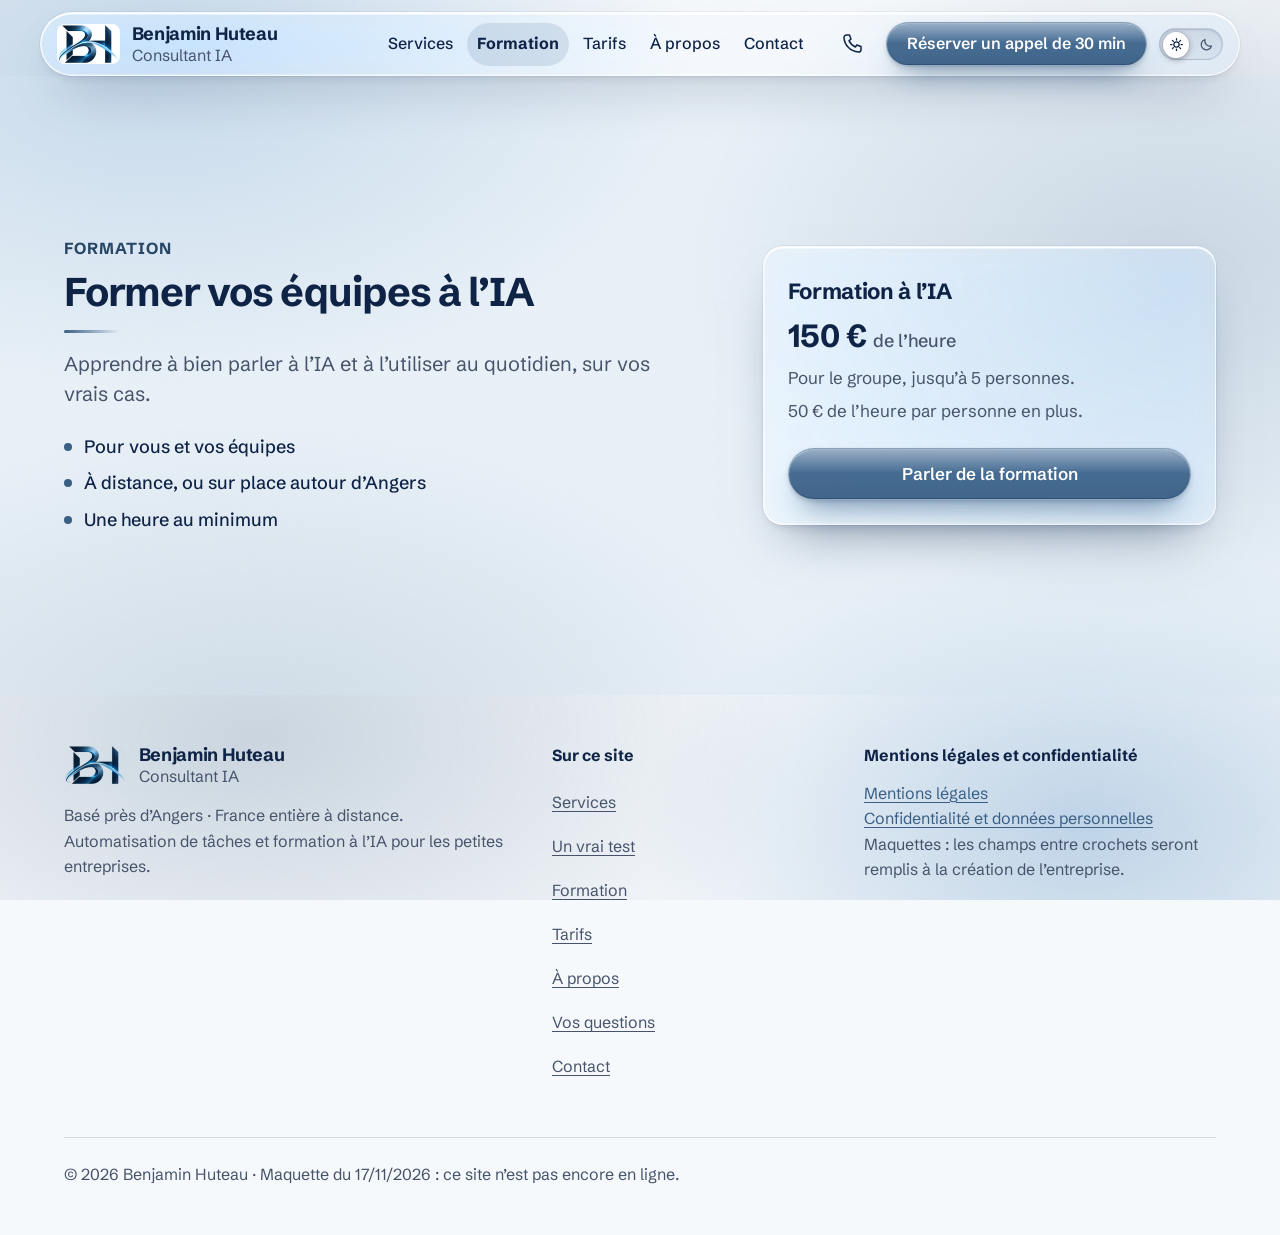
<file: formation.html>
<!doctype html>
<html lang="fr">
<head>
<meta charset="utf-8">
<meta name="viewport" content="width=device-width, initial-scale=1">
<title>Formation à l’IA pour vos équipes — Benjamin Huteau</title>
<meta name="description" content="Apprendre à bien parler à l’IA et à l’utiliser au quotidien, sur vos vrais cas. À distance, ou sur place autour d’Angers.">
<meta name="robots" content="noindex">
<meta name="color-scheme" content="light dark">
<meta name="theme-color" content="#F6F9FC" media="(prefers-color-scheme: light)">
<meta name="theme-color" content="#08111D" media="(prefers-color-scheme: dark)">
<meta property="og:type" content="website">
<meta property="og:locale" content="fr_FR">
<meta property="og:site_name" content="Benjamin Huteau — Consultant IA">
<meta property="og:title" content="Formation à l’IA pour vos équipes — Benjamin Huteau">
<meta property="og:description" content="Apprendre à bien parler à l’IA et à l’utiliser au quotidien, sur vos vrais cas. À distance, ou sur place autour d’Angers.">
<meta property="og:image" content="assets/img/og-image.jpg">
<meta property="og:image:width" content="1200">
<meta property="og:image:height" content="630">
<meta name="twitter:card" content="summary_large_image">
<link rel="icon" href="assets/img/icone-32.png" type="image/png" sizes="32x32">
<link rel="apple-touch-icon" href="assets/img/icone-180.png">
<link rel="preload" href="assets/polices/schibsted-grotesk-latin.woff2" as="font" type="font/woff2" crossorigin>
<link rel="stylesheet" href="assets/css/site.css">
<script src="assets/js/site.js" defer></script>
<script type="application/ld+json">
{
  "@context": "https://schema.org",
  "@type": "Person",
  "name": "Benjamin Huteau",
  "jobTitle": "Consultant IA",
  "description": "Automatisation de tâches et formation à l'IA pour les TPE et PME, partout en France, à distance.",
  "knowsLanguage": "fr",
  "homeLocation": { "@type": "Place", "name": "Près d'Angers, France" }
}
</script>
</head>

<body>
<a class="lien-evitement" href="#contenu">Aller au contenu</a>

<svg class="cache-visuel" width="0" height="0" aria-hidden="true" focusable="false">
  <defs>
    <linearGradient id="motif-lumiere" x1="0" y1="1" x2="1" y2="0">
      <stop class="motif__ton-pale" offset="0"/>
      <stop class="motif__ton-vif" offset=".55"/>
      <stop class="motif__ton-action" offset="1"/>
    </linearGradient>
  </defs>
</svg>

<div class="curseur" aria-hidden="true" data-curseur></div>
<div class="progres" aria-hidden="true" data-progres></div>

<header class="entete">
  <div class="entete__dedans">
    <a class="marque" href="index.html">
      <img class="marque__logo" src="assets/img/logo-bh.webp" width="251" height="160" alt="">
      <span class="marque__texte">
        <span class="marque__nom">Benjamin Huteau</span>
        <span class="marque__metier">Consultant IA</span>
      </span>
    </a>
    <nav class="menu" aria-label="Menu principal">
      <ul>
        <li><a href="services.html">Services</a></li>
        <li><a href="formation.html" aria-current="page">Formation</a></li>
        <li><a href="tarifs.html">Tarifs</a></li>
        <li><a href="a-propos.html">À propos</a></li>
        <li><a href="contact.html">Contact</a></li>
      </ul>
    </nav>
    <div class="entete__actions">
      <a class="telephone" href="tel:+33199000000" aria-label="Appeler le 01 99 00 00 00">
        <svg class="pic" viewBox="0 0 24 24" aria-hidden="true"><path d="M6.6 3h2.9l1.5 4.2-2 1.4a12.5 12.5 0 0 0 6.4 6.4l1.4-2 4.2 1.5v2.9a2.6 2.6 0 0 1-2.6 2.6A15.4 15.4 0 0 1 4 5.6 2.6 2.6 0 0 1 6.6 3z"/></svg>
        <span>01&nbsp;99&nbsp;00&nbsp;00&nbsp;00</span>
      </a>
      <a class="bouton bouton--petit" href="contact.html" data-magnetique>Réserver un appel de 30&nbsp;min</a>
      <button class="inter" type="button" data-theme-bouton role="switch" aria-checked="false" aria-label="Mode sombre">
        <span class="inter__piste" aria-hidden="true">
          <span class="inter__icone inter__icone--jour"><svg class="pic" viewBox="0 0 24 24" focusable="false"><circle cx="12" cy="12" r="4.2"/><path d="M12 2.6v2.2M12 19.2v2.2M2.6 12h2.2M19.2 12h2.2M5.4 5.4l1.6 1.6M17 17l1.6 1.6M18.6 5.4 17 7M7 17l-1.6 1.6"/></svg></span>
          <span class="inter__icone inter__icone--nuit"><svg class="pic" viewBox="0 0 24 24" focusable="false"><path d="M20 14.4A8.4 8.4 0 0 1 9.6 4a8.4 8.4 0 1 0 10.4 10.4z"/></svg></span>
          <span class="inter__curseur"></span>
        </span>
      </button>
      <a class="entete__appeler" href="tel:+33199000000" aria-label="Appeler le 01 99 00 00 00">
        <svg class="pic" viewBox="0 0 24 24" aria-hidden="true"><path d="M6.6 3h2.9l1.5 4.2-2 1.4a12.5 12.5 0 0 0 6.4 6.4l1.4-2 4.2 1.5v2.9a2.6 2.6 0 0 1-2.6 2.6A15.4 15.4 0 0 1 4 5.6 2.6 2.6 0 0 1 6.6 3z"/></svg>
        <span>Appeler</span>
      </a>
      <button class="entete__menu" type="button" popovertarget="menu-mobile">
        <svg class="pic" viewBox="0 0 24 24" aria-hidden="true"><path d="M4 7h16M4 12h16M4 17h16"/></svg>
        <span>Menu</span>
      </button>
    </div>
  </div>
</header>

<nav class="menu-mobile" id="menu-mobile" popover aria-label="Menu">
  <button class="menu-mobile__fermer" type="button" popovertarget="menu-mobile" popovertargetaction="hide">Fermer</button>
  <ul>
        <li><a href="services.html">Services</a></li>
        <li><a href="formation.html" aria-current="page">Formation</a></li>
        <li><a href="tarifs.html">Tarifs</a></li>
        <li><a href="a-propos.html">À propos</a></li>
        <li><a href="contact.html">Contact</a></li>
  </ul>
  <a class="bouton" href="contact.html">Réserver un appel de 30&nbsp;min</a>
</nav>

<main id="contenu">

<section class="partie partie--bande" id="formation" aria-labelledby="titre-formation">
    <div class="partie__dedans formation">
      <div class="formation__texte" data-reveal="gauche">
        <p class="surtitre">Formation</p>
        <h1 class="partie__titre" id="titre-formation">Former vos équipes à l’IA</h1>
        <p class="partie__chapo">Apprendre à bien parler à l’IA et à l’utiliser au quotidien, sur vos vrais cas.</p>
        <ul class="formation__points">
          <li>Pour vous et vos équipes</li>
          <li>À distance, ou sur place autour d’Angers</li>
          <li>Une heure au minimum</li>
        </ul>
      </div>
      <div class="offre vitre" data-reveal="droite">
        <h2 class="petit-titre">Formation à l’IA</h2>
        <p class="offre__prix">150&nbsp;€ <small>de l’heure</small></p>
        <div class="offre__texte">
          <p>Pour le groupe, jusqu’à 5&nbsp;personnes.</p>
          <p>50&nbsp;€ de l’heure par personne en plus.</p>
        </div>
        <a class="bouton" href="contact.html#rappel" data-sujet-lien="La formation à l’IA" data-magnetique>Parler de la formation</a>
      </div>
    </div>
  </section>

</main>

<footer class="pied">
  <div class="pied__dedans">
    <div>
      <a class="marque pied__marque" href="index.html">
        <img class="marque__logo" src="assets/img/logo-bh.webp" width="251" height="160" alt="" loading="lazy">
        <span class="marque__texte">
          <span class="marque__nom">Benjamin Huteau</span>
          <span class="marque__metier">Consultant IA</span>
        </span>
      </a>
      <p>Basé près d’Angers · France entière à distance.</p>
      <p>Automatisation de tâches et formation à l’IA pour les petites entreprises.</p>
    </div>
    <nav aria-label="Pied de page">
      <h2>Sur ce site</h2>
      <ul>
        <li><a href="services.html">Services</a></li>
        <li><a href="index.html#preuve">Un vrai test</a></li>
        <li><a href="formation.html">Formation</a></li>
        <li><a href="tarifs.html">Tarifs</a></li>
        <li><a href="a-propos.html">À propos</a></li>
        <li><a href="tarifs.html#questions">Vos questions</a></li>
        <li><a href="contact.html">Contact</a></li>
      </ul>
    </nav>
    <div id="legal">
      <h2>Mentions légales et confidentialité</h2>
      <p><a href="mentions-legales.html">Mentions légales</a><br><a href="confidentialite.html">Confidentialité et données personnelles</a></p>
      <p class="pied__note">Maquettes : les champs entre crochets seront remplis à la création de l’entreprise.</p>
    </div>
  </div>
  <p class="pied__fin">© 2026 Benjamin Huteau · Maquette du 17/11/2026&nbsp;: ce site n’est pas encore en ligne.</p>
</footer>

<div class="barre" data-barre>
  <button class="bouton bouton--secondaire" type="button" popovertarget="menu-mobile">Menu</button>
  <a class="bouton bouton--secondaire" href="tel:+33199000000">Appeler</a>
  <a class="bouton" href="contact.html"><span class="bouton__long">Réserver un appel de 30&nbsp;min</span><span class="bouton__court">Réserver un appel</span><span class="bouton__mini">Réserver</span></a>
</div>

</body>
</html>
</file>
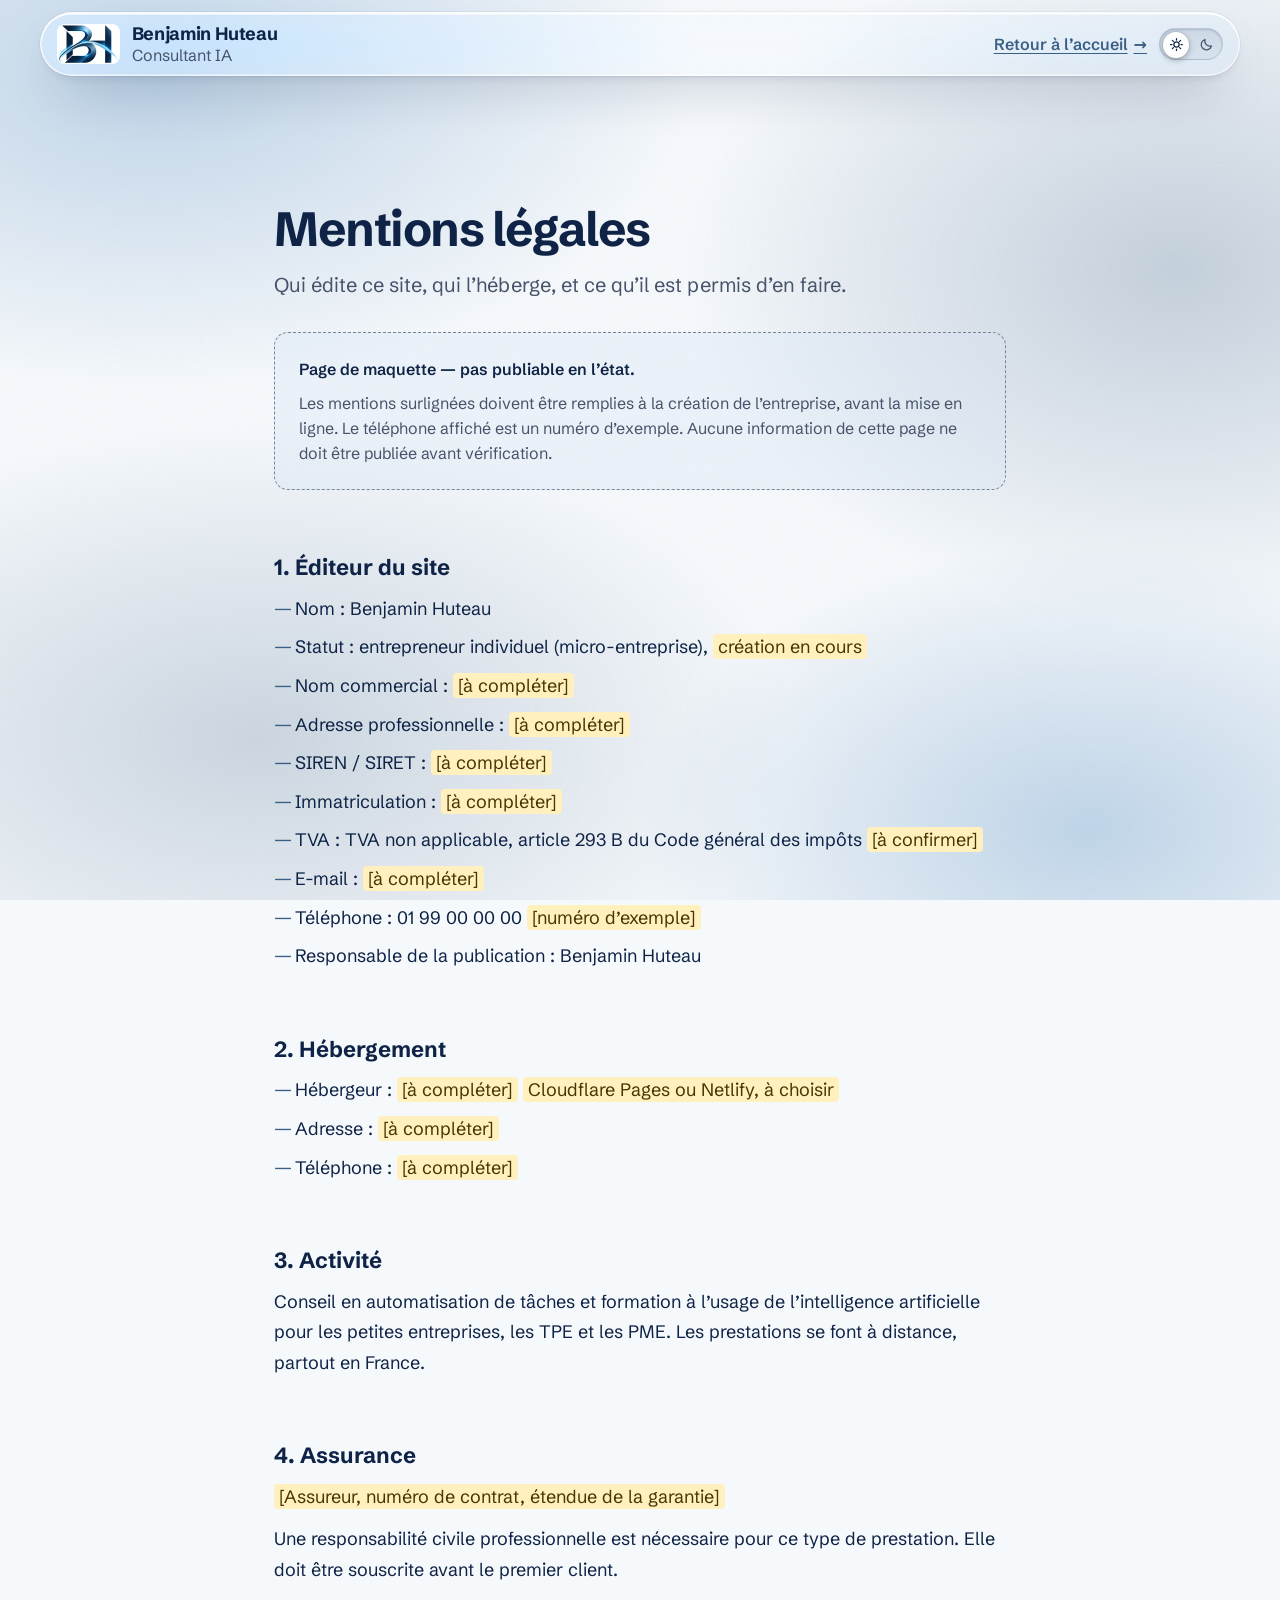
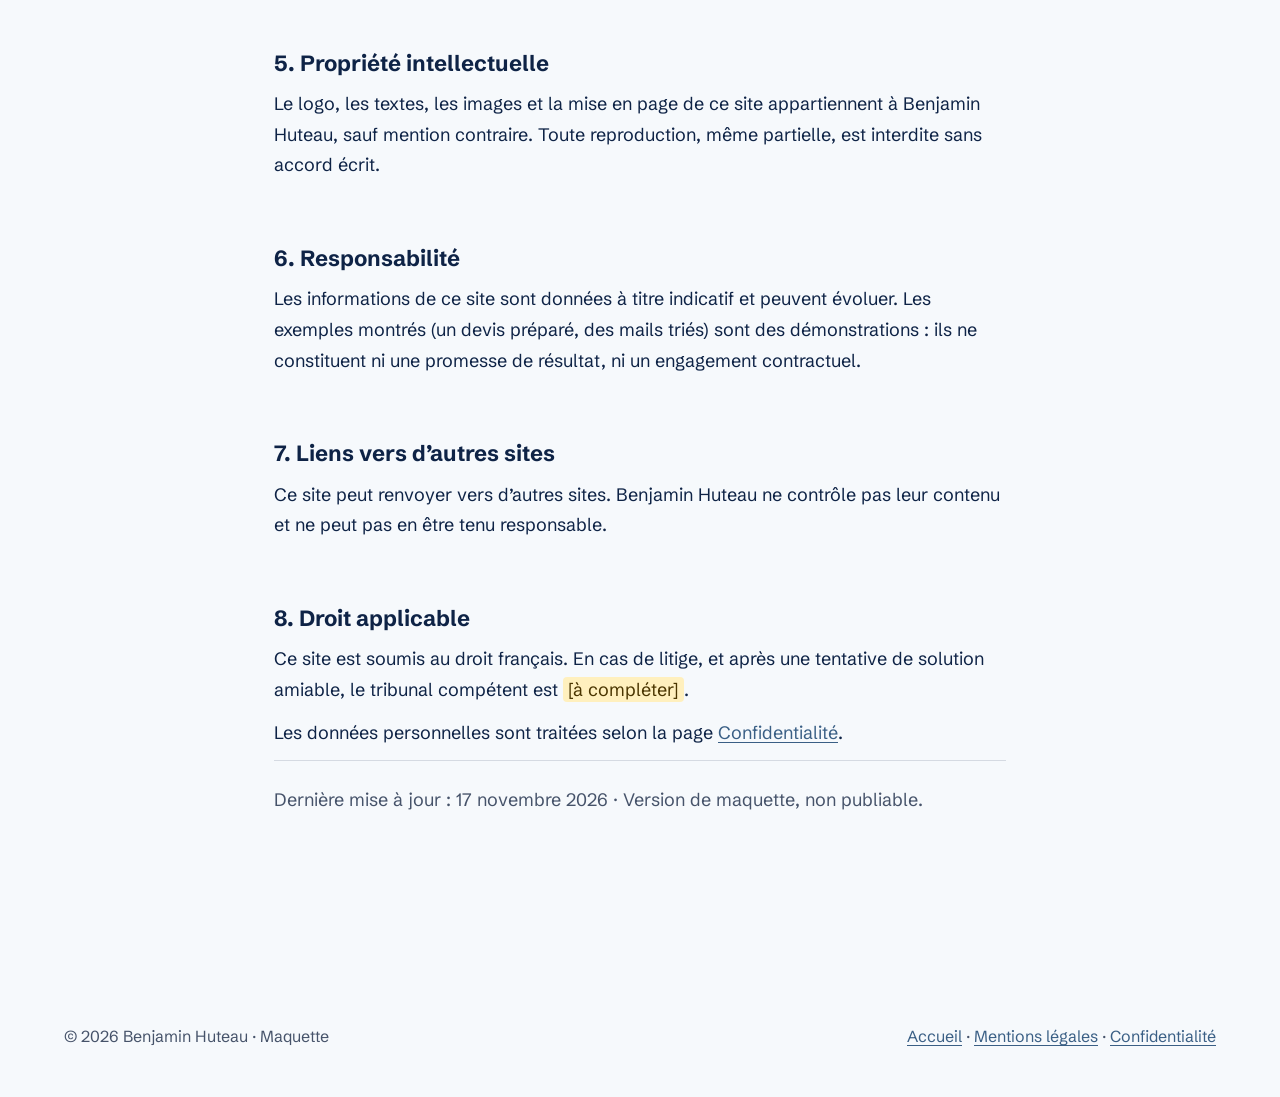
<file: mentions-legales.html>
<!doctype html>
<!-- Mentions légales — MAQUETTE du 17/11/2026.
     Les champs surlignés [à compléter] doivent être remplis à la création de l'entreprise.
     Rien de cette page n'est publiable en l'état. -->
<html lang="fr">
<head>
<meta charset="utf-8">
<meta name="viewport" content="width=device-width, initial-scale=1">
<title>Mentions légales — Benjamin Huteau</title>
<meta name="description" content="Mentions légales du site de Benjamin Huteau, consultant IA. Page de maquette.">
<meta name="robots" content="noindex">
<meta name="color-scheme" content="light dark">
<meta name="theme-color" content="#F6F9FC" media="(prefers-color-scheme: light)">
<meta name="theme-color" content="#08111D" media="(prefers-color-scheme: dark)">
<link rel="icon" href="assets/img/icone-32.png" type="image/png" sizes="32x32">
<link rel="apple-touch-icon" href="assets/img/icone-180.png">
<link rel="preload" href="assets/polices/schibsted-grotesk-latin.woff2" as="font" type="font/woff2" crossorigin>
<link rel="stylesheet" href="assets/css/site.css">
<script src="assets/js/site.js" defer></script>
</head>
<body>
<a class="lien-evitement" href="#contenu">Aller au contenu</a>

<header class="entete">
  <div class="entete__dedans">
    <a class="marque" href="index.html">
      <img class="marque__logo" src="assets/img/logo-bh.webp" width="251" height="160" alt="">
      <span class="marque__texte">
        <span class="marque__nom">Benjamin Huteau</span>
        <span class="marque__metier">Consultant IA</span>
      </span>
    </a>
    <div class="entete__actions entete__actions--fin">
      <a class="lien-fleche" href="index.html">Retour à l’accueil</a>
      <button class="inter" type="button" data-theme-bouton role="switch" aria-checked="false" aria-label="Mode sombre">
        <span class="inter__piste" aria-hidden="true">
          <span class="inter__icone inter__icone--jour"><svg class="pic" viewBox="0 0 24 24" focusable="false"><circle cx="12" cy="12" r="4.2"/><path d="M12 2.6v2.2M12 19.2v2.2M2.6 12h2.2M19.2 12h2.2M5.4 5.4l1.6 1.6M17 17l1.6 1.6M18.6 5.4 17 7M7 17l-1.6 1.6"/></svg></span>
          <span class="inter__icone inter__icone--nuit"><svg class="pic" viewBox="0 0 24 24" focusable="false"><path d="M20 14.4A8.4 8.4 0 0 1 9.6 4a8.4 8.4 0 1 0 10.4 10.4z"/></svg></span>
          <span class="inter__curseur"></span>
        </span>
      </button>
    </div>
  </div>
</header>

<main id="contenu">
  <article class="page-legale">
    <h1>Mentions légales</h1>
    <p>Qui édite ce site, qui l’héberge, et ce qu’il est permis d’en faire.</p>

    <div class="bandeau-maquette">
      <strong>Page de maquette — pas publiable en l’état.</strong>
      <p>Les mentions surlignées doivent être remplies à la création de l’entreprise, avant la mise en ligne. Le téléphone affiché est un numéro d’exemple. Aucune information de cette page ne doit être publiée avant vérification.</p>
    </div>

    <h2>1. Éditeur du site</h2>
    <ul>
      <li>Nom : Benjamin Huteau</li>
      <li>Statut : entrepreneur individuel (micro-entreprise), <span class="a-completer">création en cours</span></li>
      <li>Nom commercial : <span class="a-completer">[à compléter]</span></li>
      <li>Adresse professionnelle : <span class="a-completer">[à compléter]</span></li>
      <li>SIREN / SIRET : <span class="a-completer">[à compléter]</span></li>
      <li>Immatriculation : <span class="a-completer">[à compléter]</span></li>
      <li>TVA : TVA non applicable, article 293 B du Code général des impôts <span class="a-completer">[à confirmer]</span></li>
      <li>E-mail : <span class="a-completer">[à compléter]</span></li>
      <li>Téléphone : 01 99 00 00 00 <span class="a-completer">[numéro d’exemple]</span></li>
      <li>Responsable de la publication : Benjamin Huteau</li>
    </ul>

    <h2>2. Hébergement</h2>
    <ul>
      <li>Hébergeur : <span class="a-completer">[à compléter]</span> <span class="a-completer">Cloudflare Pages ou Netlify, à choisir</span></li>
      <li>Adresse : <span class="a-completer">[à compléter]</span></li>
      <li>Téléphone : <span class="a-completer">[à compléter]</span></li>
    </ul>

    <h2>3. Activité</h2>
    <p>Conseil en automatisation de tâches et formation à l’usage de l’intelligence artificielle pour les petites entreprises, les TPE et les PME. Les prestations se font à distance, partout en France.</p>

    <h2>4. Assurance</h2>
    <p><span class="a-completer">[Assureur, numéro de contrat, étendue de la garantie]</span></p>
    <p>Une responsabilité civile professionnelle est nécessaire pour ce type de prestation. Elle doit être souscrite avant le premier client.</p>

    <h2>5. Propriété intellectuelle</h2>
    <p>Le logo, les textes, les images et la mise en page de ce site appartiennent à Benjamin Huteau, sauf mention contraire. Toute reproduction, même partielle, est interdite sans accord écrit.</p>

    <h2>6. Responsabilité</h2>
    <p>Les informations de ce site sont données à titre indicatif et peuvent évoluer. Les exemples montrés (un devis préparé, des mails triés) sont des démonstrations : ils ne constituent ni une promesse de résultat, ni un engagement contractuel.</p>

    <h2>7. Liens vers d’autres sites</h2>
    <p>Ce site peut renvoyer vers d’autres sites. Benjamin Huteau ne contrôle pas leur contenu et ne peut pas en être tenu responsable.</p>

    <h2>8. Droit applicable</h2>
    <p>Ce site est soumis au droit français. En cas de litige, et après une tentative de solution amiable, le tribunal compétent est <span class="a-completer">[à compléter]</span>.</p>
    <p>Les données personnelles sont traitées selon la page <a href="confidentialite.html">Confidentialité</a>.</p>

    <p class="page-legale__maj">Dernière mise à jour : 17 novembre 2026 · Version de maquette, non publiable.</p>
  </article>
</main>

<footer class="pied pied--simple">
  <div class="pied__dedans">
    <p>© 2026 Benjamin Huteau · Maquette</p>
    <p><a href="index.html">Accueil</a> · <a href="mentions-legales.html">Mentions légales</a> · <a href="confidentialite.html">Confidentialité</a></p>
  </div>
</footer>
</body>
</html>
</file>
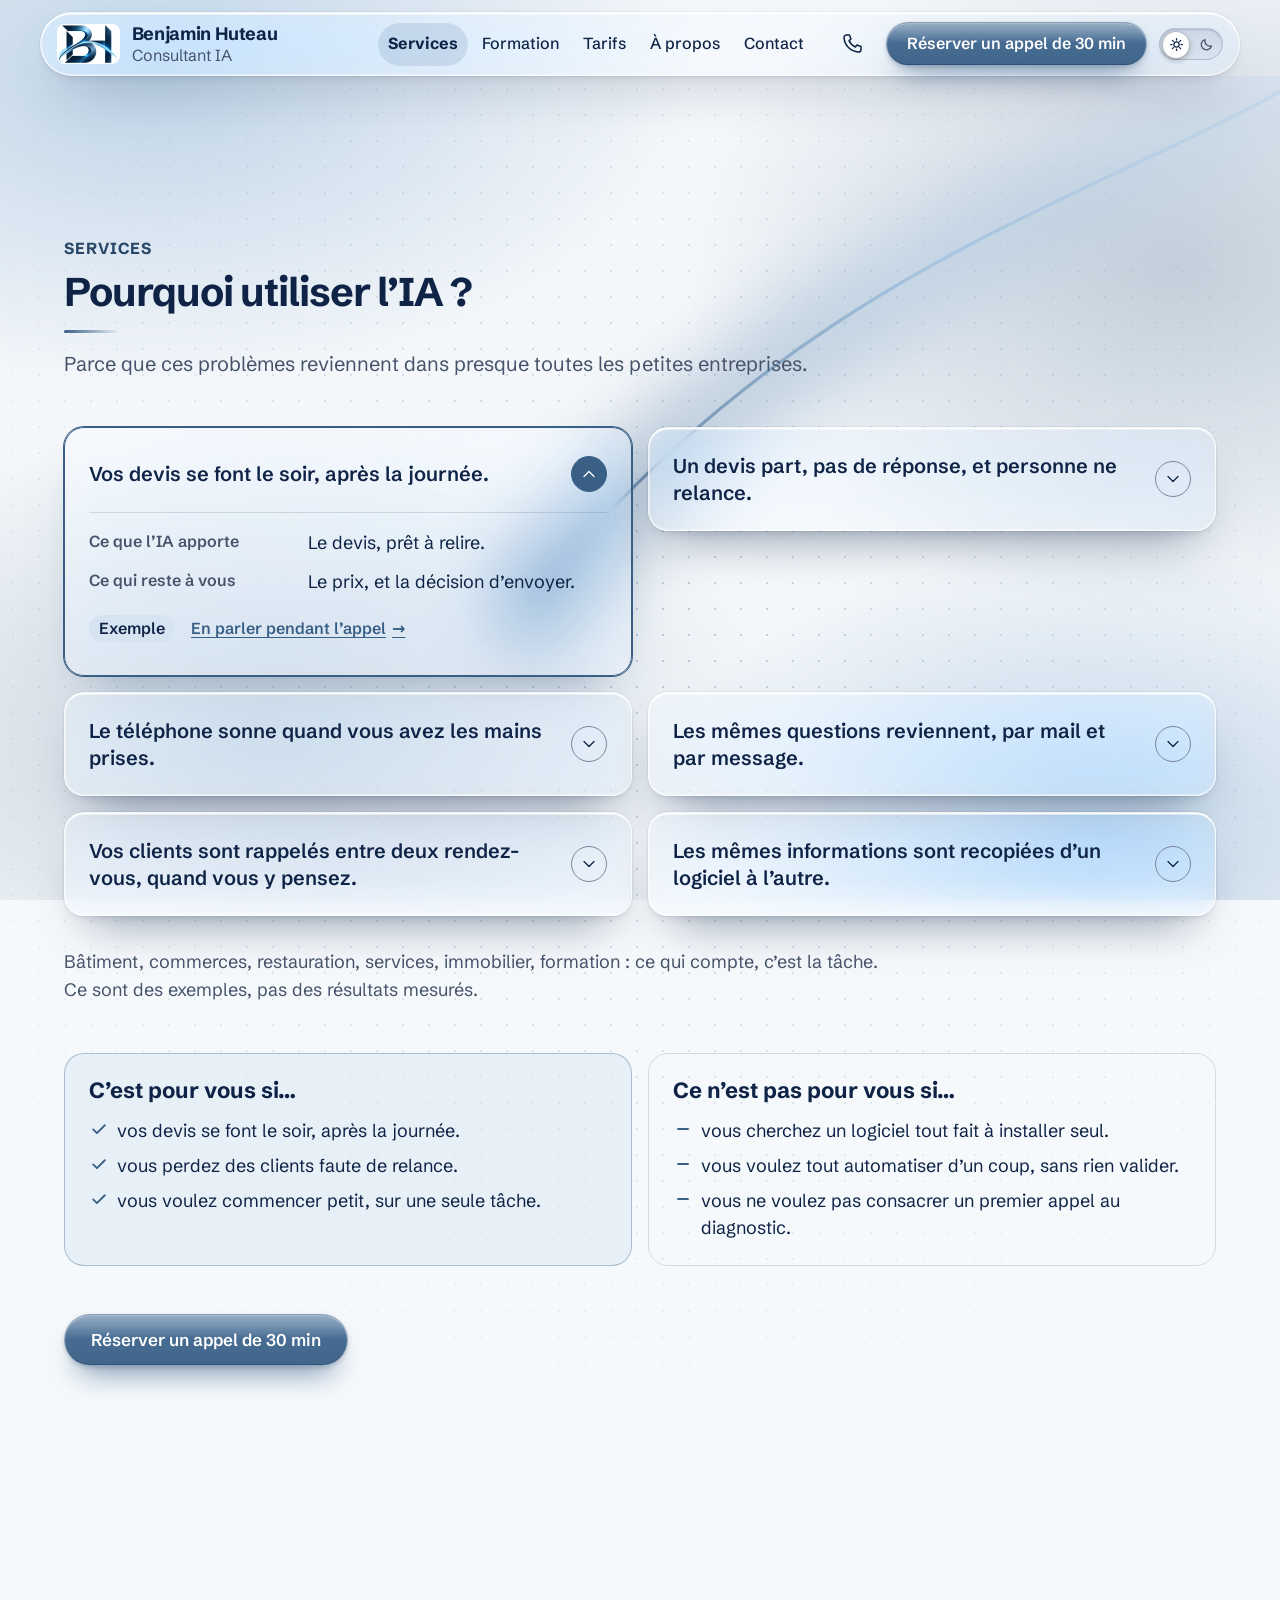
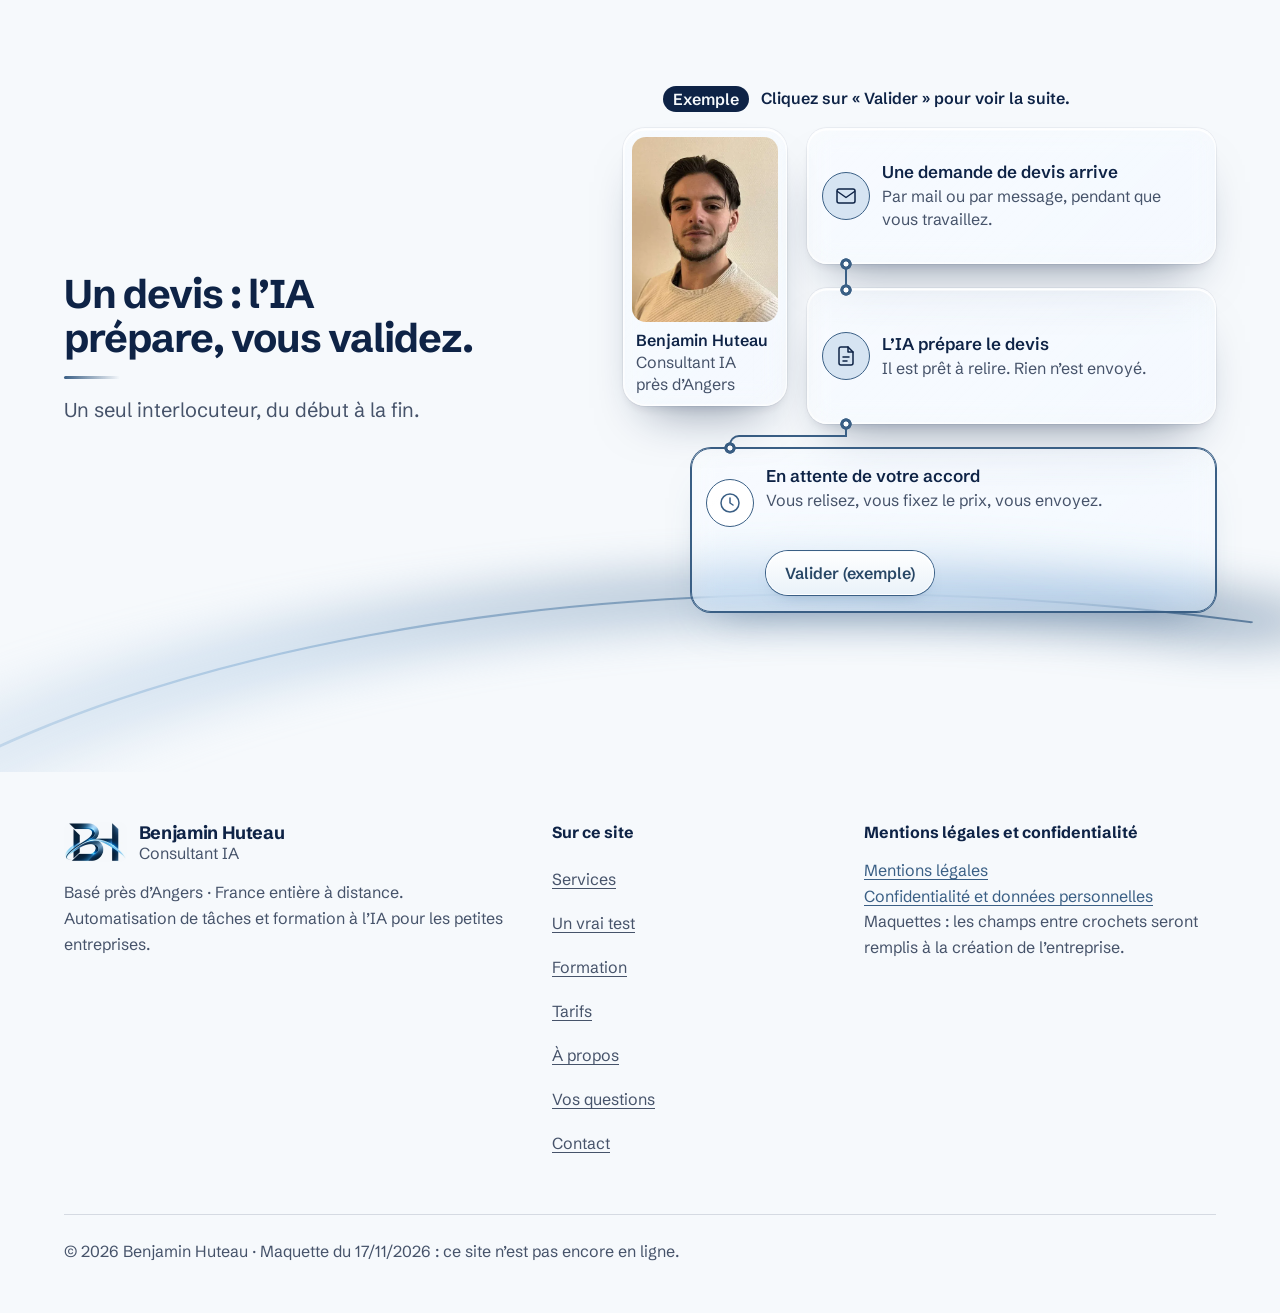
<file: services.html>
<!doctype html>
<html lang="fr">
<head>
<meta charset="utf-8">
<meta name="viewport" content="width=device-width, initial-scale=1">
<title>Services — automatiser les tâches d’une TPE ou PME | Benjamin Huteau</title>
<meta name="description" content="Devis, relances, appels manqués : ce qu’on peut automatiser, et ce qui reste à vous. Un seul interlocuteur, du début à la fin.">
<meta name="robots" content="noindex">
<meta name="color-scheme" content="light dark">
<meta name="theme-color" content="#F6F9FC" media="(prefers-color-scheme: light)">
<meta name="theme-color" content="#08111D" media="(prefers-color-scheme: dark)">
<meta property="og:type" content="website">
<meta property="og:locale" content="fr_FR">
<meta property="og:site_name" content="Benjamin Huteau — Consultant IA">
<meta property="og:title" content="Services — automatiser les tâches d’une TPE ou PME | Benjamin Huteau">
<meta property="og:description" content="Devis, relances, appels manqués : ce qu’on peut automatiser, et ce qui reste à vous. Un seul interlocuteur, du début à la fin.">
<meta property="og:image" content="assets/img/og-image.jpg">
<meta property="og:image:width" content="1200">
<meta property="og:image:height" content="630">
<meta name="twitter:card" content="summary_large_image">
<link rel="icon" href="assets/img/icone-32.png" type="image/png" sizes="32x32">
<link rel="apple-touch-icon" href="assets/img/icone-180.png">
<link rel="preload" href="assets/polices/schibsted-grotesk-latin.woff2" as="font" type="font/woff2" crossorigin>
<link rel="stylesheet" href="assets/css/site.css">
<script src="assets/js/site.js" defer></script>
<script type="application/ld+json">
{
  "@context": "https://schema.org",
  "@type": "Person",
  "name": "Benjamin Huteau",
  "jobTitle": "Consultant IA",
  "description": "Automatisation de tâches et formation à l'IA pour les TPE et PME, partout en France, à distance.",
  "knowsLanguage": "fr",
  "homeLocation": { "@type": "Place", "name": "Près d'Angers, France" }
}
</script>
</head>

<body>
<a class="lien-evitement" href="#contenu">Aller au contenu</a>

<svg class="cache-visuel" width="0" height="0" aria-hidden="true" focusable="false">
  <defs>
    <linearGradient id="motif-lumiere" x1="0" y1="1" x2="1" y2="0">
      <stop class="motif__ton-pale" offset="0"/>
      <stop class="motif__ton-vif" offset=".55"/>
      <stop class="motif__ton-action" offset="1"/>
    </linearGradient>
  </defs>
</svg>

<div class="curseur" aria-hidden="true" data-curseur></div>
<div class="progres" aria-hidden="true" data-progres></div>

<header class="entete">
  <div class="entete__dedans">
    <a class="marque" href="index.html">
      <img class="marque__logo" src="assets/img/logo-bh.webp" width="251" height="160" alt="">
      <span class="marque__texte">
        <span class="marque__nom">Benjamin Huteau</span>
        <span class="marque__metier">Consultant IA</span>
      </span>
    </a>
    <nav class="menu" aria-label="Menu principal">
      <ul>
        <li><a href="services.html" aria-current="page">Services</a></li>
        <li><a href="formation.html">Formation</a></li>
        <li><a href="tarifs.html">Tarifs</a></li>
        <li><a href="a-propos.html">À propos</a></li>
        <li><a href="contact.html">Contact</a></li>
      </ul>
    </nav>
    <div class="entete__actions">
      <a class="telephone" href="tel:+33199000000" aria-label="Appeler le 01 99 00 00 00">
        <svg class="pic" viewBox="0 0 24 24" aria-hidden="true"><path d="M6.6 3h2.9l1.5 4.2-2 1.4a12.5 12.5 0 0 0 6.4 6.4l1.4-2 4.2 1.5v2.9a2.6 2.6 0 0 1-2.6 2.6A15.4 15.4 0 0 1 4 5.6 2.6 2.6 0 0 1 6.6 3z"/></svg>
        <span>01&nbsp;99&nbsp;00&nbsp;00&nbsp;00</span>
      </a>
      <a class="bouton bouton--petit" href="contact.html" data-magnetique>Réserver un appel de 30&nbsp;min</a>
      <button class="inter" type="button" data-theme-bouton role="switch" aria-checked="false" aria-label="Mode sombre">
        <span class="inter__piste" aria-hidden="true">
          <span class="inter__icone inter__icone--jour"><svg class="pic" viewBox="0 0 24 24" focusable="false"><circle cx="12" cy="12" r="4.2"/><path d="M12 2.6v2.2M12 19.2v2.2M2.6 12h2.2M19.2 12h2.2M5.4 5.4l1.6 1.6M17 17l1.6 1.6M18.6 5.4 17 7M7 17l-1.6 1.6"/></svg></span>
          <span class="inter__icone inter__icone--nuit"><svg class="pic" viewBox="0 0 24 24" focusable="false"><path d="M20 14.4A8.4 8.4 0 0 1 9.6 4a8.4 8.4 0 1 0 10.4 10.4z"/></svg></span>
          <span class="inter__curseur"></span>
        </span>
      </button>
      <a class="entete__appeler" href="tel:+33199000000" aria-label="Appeler le 01 99 00 00 00">
        <svg class="pic" viewBox="0 0 24 24" aria-hidden="true"><path d="M6.6 3h2.9l1.5 4.2-2 1.4a12.5 12.5 0 0 0 6.4 6.4l1.4-2 4.2 1.5v2.9a2.6 2.6 0 0 1-2.6 2.6A15.4 15.4 0 0 1 4 5.6 2.6 2.6 0 0 1 6.6 3z"/></svg>
        <span>Appeler</span>
      </a>
      <button class="entete__menu" type="button" popovertarget="menu-mobile">
        <svg class="pic" viewBox="0 0 24 24" aria-hidden="true"><path d="M4 7h16M4 12h16M4 17h16"/></svg>
        <span>Menu</span>
      </button>
    </div>
  </div>
</header>

<nav class="menu-mobile" id="menu-mobile" popover aria-label="Menu">
  <button class="menu-mobile__fermer" type="button" popovertarget="menu-mobile" popovertargetaction="hide">Fermer</button>
  <ul>
        <li><a href="services.html" aria-current="page">Services</a></li>
        <li><a href="formation.html">Formation</a></li>
        <li><a href="tarifs.html">Tarifs</a></li>
        <li><a href="a-propos.html">À propos</a></li>
        <li><a href="contact.html">Contact</a></li>
  </ul>
  <a class="bouton" href="contact.html">Réserver un appel de 30&nbsp;min</a>
</nav>

<main id="contenu">

<section class="partie partie--clip" id="services" aria-labelledby="titre-services">
    <div class="points" aria-hidden="true"></div>
    <svg class="motif motif--haut-droite" viewBox="0 0 600 600" preserveAspectRatio="none" aria-hidden="true" focusable="false">
      <path class="motif__large" d="M-20 520 C 120 360, 380 380, 620 120"/>
      <path class="motif__fin" d="M-20 520 C 120 360, 380 380, 620 120"/>
    </svg>
    <div class="partie__dedans">
      <div class="partie__tete" data-reveal>
        <p class="surtitre">Services</p>
        <h1 class="partie__titre" id="titre-services">Pourquoi utiliser l’IA&nbsp;?</h1>
        <p class="partie__chapo">Parce que ces problèmes reviennent dans presque toutes les petites entreprises.</p>
      </div>
      <ul class="galeres" data-galeres data-reveal-groupe>
        <li class="galere vitre" data-galere data-reveal="monte">
          <h2 class="galere__dire">Vos devis se font le soir, après la journée.</h2>
          <div class="galere__reponse"><div class="galere__dedans">
            <dl class="reponse">
              <div><dt>Ce que l’IA apporte</dt><dd>Le devis, prêt à relire.</dd></div>
              <div><dt>Ce qui reste à vous</dt><dd>Le prix, et la décision d’envoyer.</dd></div>
            </dl>
            <p class="galere__note"><span class="etiquette etiquette--claire">Exemple</span> <a class="lien-fleche" href="contact.html#rappel" data-sujet-lien="Mes devis">En parler pendant l’appel</a></p>
          </div></div>
        </li>
        <li class="galere vitre" data-galere data-reveal="monte">
          <h2 class="galere__dire">Un devis part, pas de réponse, et personne ne relance.</h2>
          <div class="galere__reponse"><div class="galere__dedans">
            <dl class="reponse">
              <div><dt>Ce que l’IA apporte</dt><dd>Le message de relance, prêt à partir.</dd></div>
              <div><dt>Ce qui reste à vous</dt><dd>Relire, et décider d’envoyer.</dd></div>
            </dl>
            <p class="galere__note"><span class="etiquette etiquette--claire">Exemple</span> <a class="lien-fleche" href="contact.html#rappel" data-sujet-lien="Mes relances">En parler pendant l’appel</a></p>
          </div></div>
        </li>
        <li class="galere vitre" data-galere data-reveal="monte">
          <h2 class="galere__dire">Le téléphone sonne quand vous avez les mains prises.</h2>
          <div class="galere__reponse"><div class="galere__dedans">
            <dl class="reponse">
              <div><dt>Ce que l’IA apporte</dt><dd>Le SMS de réponse après l’appel manqué.</dd></div>
              <div><dt>Ce qui reste à vous</dt><dd>Le texte du message, que vous validez, et le rappel du client.</dd></div>
            </dl>
            <p class="galere__note"><span class="etiquette etiquette--claire">Exemple</span> <a class="lien-fleche" href="contact.html#rappel" data-sujet-lien="Mes appels manqués">En parler pendant l’appel</a></p>
          </div></div>
        </li>
        <li class="galere vitre" data-galere data-reveal="monte">
          <h2 class="galere__dire">Les mêmes questions reviennent, par mail et par message.</h2>
          <div class="galere__reponse"><div class="galere__dedans">
            <dl class="reponse">
              <div><dt>Ce que l’IA apporte</dt><dd>Des réponses types, à relire.</dd></div>
              <div><dt>Ce qui reste à vous</dt><dd>Le ton, et la décision d’envoyer.</dd></div>
            </dl>
            <p class="galere__note"><span class="etiquette etiquette--claire">Exemple</span> <a class="lien-fleche" href="contact.html#rappel" data-sujet-lien="Les questions qui reviennent">En parler pendant l’appel</a></p>
          </div></div>
        </li>
        <li class="galere vitre" data-galere data-reveal="monte">
          <h2 class="galere__dire">Vos clients sont rappelés entre deux rendez-vous, quand vous y pensez.</h2>
          <div class="galere__reponse"><div class="galere__dedans">
            <dl class="reponse">
              <div><dt>Ce que l’IA apporte</dt><dd>Une proposition de créneaux, ou le message de confirmation.</dd></div>
              <div><dt>Ce qui reste à vous</dt><dd>Le choix du créneau, et la relation avec le client.</dd></div>
            </dl>
            <p class="galere__note"><span class="etiquette etiquette--claire">Exemple</span> <a class="lien-fleche" href="contact.html#rappel" data-sujet-lien="Mes rappels et mes rendez-vous">En parler pendant l’appel</a></p>
          </div></div>
        </li>
        <li class="galere vitre" data-galere data-reveal="monte">
          <h2 class="galere__dire">Les mêmes informations sont recopiées d’un logiciel à l’autre.</h2>
          <div class="galere__reponse"><div class="galere__dedans">
            <dl class="reponse">
              <div><dt>Ce qu’on regarde ensemble</dt><dd>Quels logiciels relier, et quelles informations doivent passer de l’un à l’autre.</dd></div>
              <div><dt>Ce qui reste à vous</dt><dd>Décider ce qui circule. C’est un projet plus complexe, chiffré sur devis.</dd></div>
            </dl>
            <p class="galere__note"><span class="etiquette etiquette--claire">Exemple</span> <a class="lien-fleche" href="contact.html#rappel" data-sujet-lien="Les informations à recopier">En parler pendant l’appel</a></p>
          </div></div>
        </li>
      </ul>
      <p class="metiers-ligne" id="secteurs" data-reveal>Bâtiment, commerces, restauration, services, immobilier, formation&nbsp;: ce qui compte, c’est la tâche. Ce sont des exemples, pas des résultats mesurés.</p>

      <div class="pour-qui" data-reveal-groupe>
        <div class="pour-qui__bloc pour-qui__bloc--oui" data-reveal="gauche">
          <h3>C’est pour vous si…</h2>
          <ul>
            <li><svg class="pic" viewBox="0 0 24 24" aria-hidden="true"><path d="m5 12.5 4.5 4.5L19 7.5"/></svg>vos devis se font le soir, après la journée.</li>
            <li><svg class="pic" viewBox="0 0 24 24" aria-hidden="true"><path d="m5 12.5 4.5 4.5L19 7.5"/></svg>vous perdez des clients faute de relance.</li>
            <li><svg class="pic" viewBox="0 0 24 24" aria-hidden="true"><path d="m5 12.5 4.5 4.5L19 7.5"/></svg>vous voulez commencer petit, sur une seule tâche.</li>
          </ul>
        </div>
        <div class="pour-qui__bloc" data-reveal="droite">
          <h3>Ce n’est pas pour vous si…</h2>
          <ul>
            <li><svg class="pic" viewBox="0 0 24 24" aria-hidden="true"><path d="M6 12h12"/></svg>vous cherchez un logiciel tout fait à installer seul.</li>
            <li><svg class="pic" viewBox="0 0 24 24" aria-hidden="true"><path d="M6 12h12"/></svg>vous voulez tout automatiser d’un coup, sans rien valider.</li>
            <li><svg class="pic" viewBox="0 0 24 24" aria-hidden="true"><path d="M6 12h12"/></svg>vous ne voulez pas consacrer un premier appel au diagnostic.</li>
          </ul>
        </div>
      </div>

      <div class="partie__suite" data-reveal>
        <a class="bouton" href="contact.html" data-magnetique>Réserver un appel de 30&nbsp;min</a>
      </div>
    </div>
  </section>

<section class="partie partie--clip" id="exemple" aria-labelledby="titre-exemple">
    <svg class="motif motif--bas" viewBox="0 0 520 520" preserveAspectRatio="none" aria-hidden="true" focusable="false">
      <path class="motif__large" d="M-30 470 C 60 250, 300 120, 560 210"/>
      <path class="motif__fin" d="M-30 470 C 60 250, 300 120, 560 210"/>
    </svg>
    <div class="partie__dedans exemple">
      <div class="exemple__texte" data-reveal="gauche">
        <h2 class="partie__titre" id="titre-exemple">Un devis&nbsp;: l’IA prépare, vous validez.</h2>
        <p class="partie__chapo">Un seul interlocuteur, du début à la fin.</p>
      </div>
      <div class="schema-zone" data-reveal="droite">
        <figure class="schema" data-schema aria-labelledby="schema-titre">
          <figcaption class="schema__titre" id="schema-titre">
            <span class="etiquette">Exemple</span>
            <span>Cliquez sur «&nbsp;Valider&nbsp;» pour voir la suite.</span>
          </figcaption>
          <div class="schema__corps">
            <figure class="portrait vitre">
              <img src="assets/img/benjamin-portrait.webp" width="480" height="600" alt="Benjamin Huteau">
              <figcaption><strong>Benjamin Huteau</strong><span>Consultant IA</span><span>près d’Angers</span></figcaption>
            </figure>
            <ol class="schema__etapes">
              <li class="etape vitre">
                <span class="etape__pic"><svg class="pic" viewBox="0 0 24 24" aria-hidden="true"><rect x="3" y="5" width="18" height="14" rx="2"/><path d="m3.5 7.5 8.5 6 8.5-6"/></svg></span>
                <div class="etape__texte"><strong>Une demande de devis arrive</strong><span>Par mail ou par message, pendant que vous travaillez.</span></div>
              </li>
              <li class="etape vitre">
                <span class="etape__pic"><svg class="pic" viewBox="0 0 24 24" aria-hidden="true"><path d="M14 3H7a2 2 0 0 0-2 2v14a2 2 0 0 0 2 2h10a2 2 0 0 0 2-2V8z"/><path d="M14 3v5h5M9 13h6M9 17h4"/></svg></span>
                <div class="etape__texte"><strong>L’IA prépare le devis</strong><span>Il est prêt à relire. Rien n’est envoyé.</span></div>
              </li>
              <li class="etape etape--accord vitre" data-accord>
                <span class="etape__pic">
                  <svg class="pic pic--attente" viewBox="0 0 24 24" aria-hidden="true"><circle cx="12" cy="12" r="9"/><path d="M12 7v5l3 2"/></svg>
                  <svg class="pic pic--valide" viewBox="0 0 24 24" aria-hidden="true"><circle cx="12" cy="12" r="9"/><path d="m8 12.5 2.8 2.8L16 9.8"/></svg>
                </span>
                <div class="etape__texte" aria-live="polite">
                  <strong data-accord-titre>En attente de votre accord</strong>
                  <span data-accord-texte>Vous relisez, vous fixez le prix, vous envoyez.</span>
                </div>
                <button class="valider" type="button" data-valider hidden>Valider (exemple)</button>
              </li>
            </ol>
          </div>
        </figure>
      </div>
    </div>
  </section>

</main>

<footer class="pied">
  <div class="pied__dedans">
    <div>
      <a class="marque pied__marque" href="index.html">
        <img class="marque__logo" src="assets/img/logo-bh.webp" width="251" height="160" alt="" loading="lazy">
        <span class="marque__texte">
          <span class="marque__nom">Benjamin Huteau</span>
          <span class="marque__metier">Consultant IA</span>
        </span>
      </a>
      <p>Basé près d’Angers · France entière à distance.</p>
      <p>Automatisation de tâches et formation à l’IA pour les petites entreprises.</p>
    </div>
    <nav aria-label="Pied de page">
      <h2>Sur ce site</h2>
      <ul>
        <li><a href="services.html">Services</a></li>
        <li><a href="index.html#preuve">Un vrai test</a></li>
        <li><a href="formation.html">Formation</a></li>
        <li><a href="tarifs.html">Tarifs</a></li>
        <li><a href="a-propos.html">À propos</a></li>
        <li><a href="tarifs.html#questions">Vos questions</a></li>
        <li><a href="contact.html">Contact</a></li>
      </ul>
    </nav>
    <div id="legal">
      <h2>Mentions légales et confidentialité</h2>
      <p><a href="mentions-legales.html">Mentions légales</a><br><a href="confidentialite.html">Confidentialité et données personnelles</a></p>
      <p class="pied__note">Maquettes : les champs entre crochets seront remplis à la création de l’entreprise.</p>
    </div>
  </div>
  <p class="pied__fin">© 2026 Benjamin Huteau · Maquette du 17/11/2026&nbsp;: ce site n’est pas encore en ligne.</p>
</footer>

<div class="barre" data-barre>
  <button class="bouton bouton--secondaire" type="button" popovertarget="menu-mobile">Menu</button>
  <a class="bouton bouton--secondaire" href="tel:+33199000000">Appeler</a>
  <a class="bouton" href="contact.html"><span class="bouton__long">Réserver un appel de 30&nbsp;min</span><span class="bouton__court">Réserver un appel</span><span class="bouton__mini">Réserver</span></a>
</div>

</body>
</html>
</file>
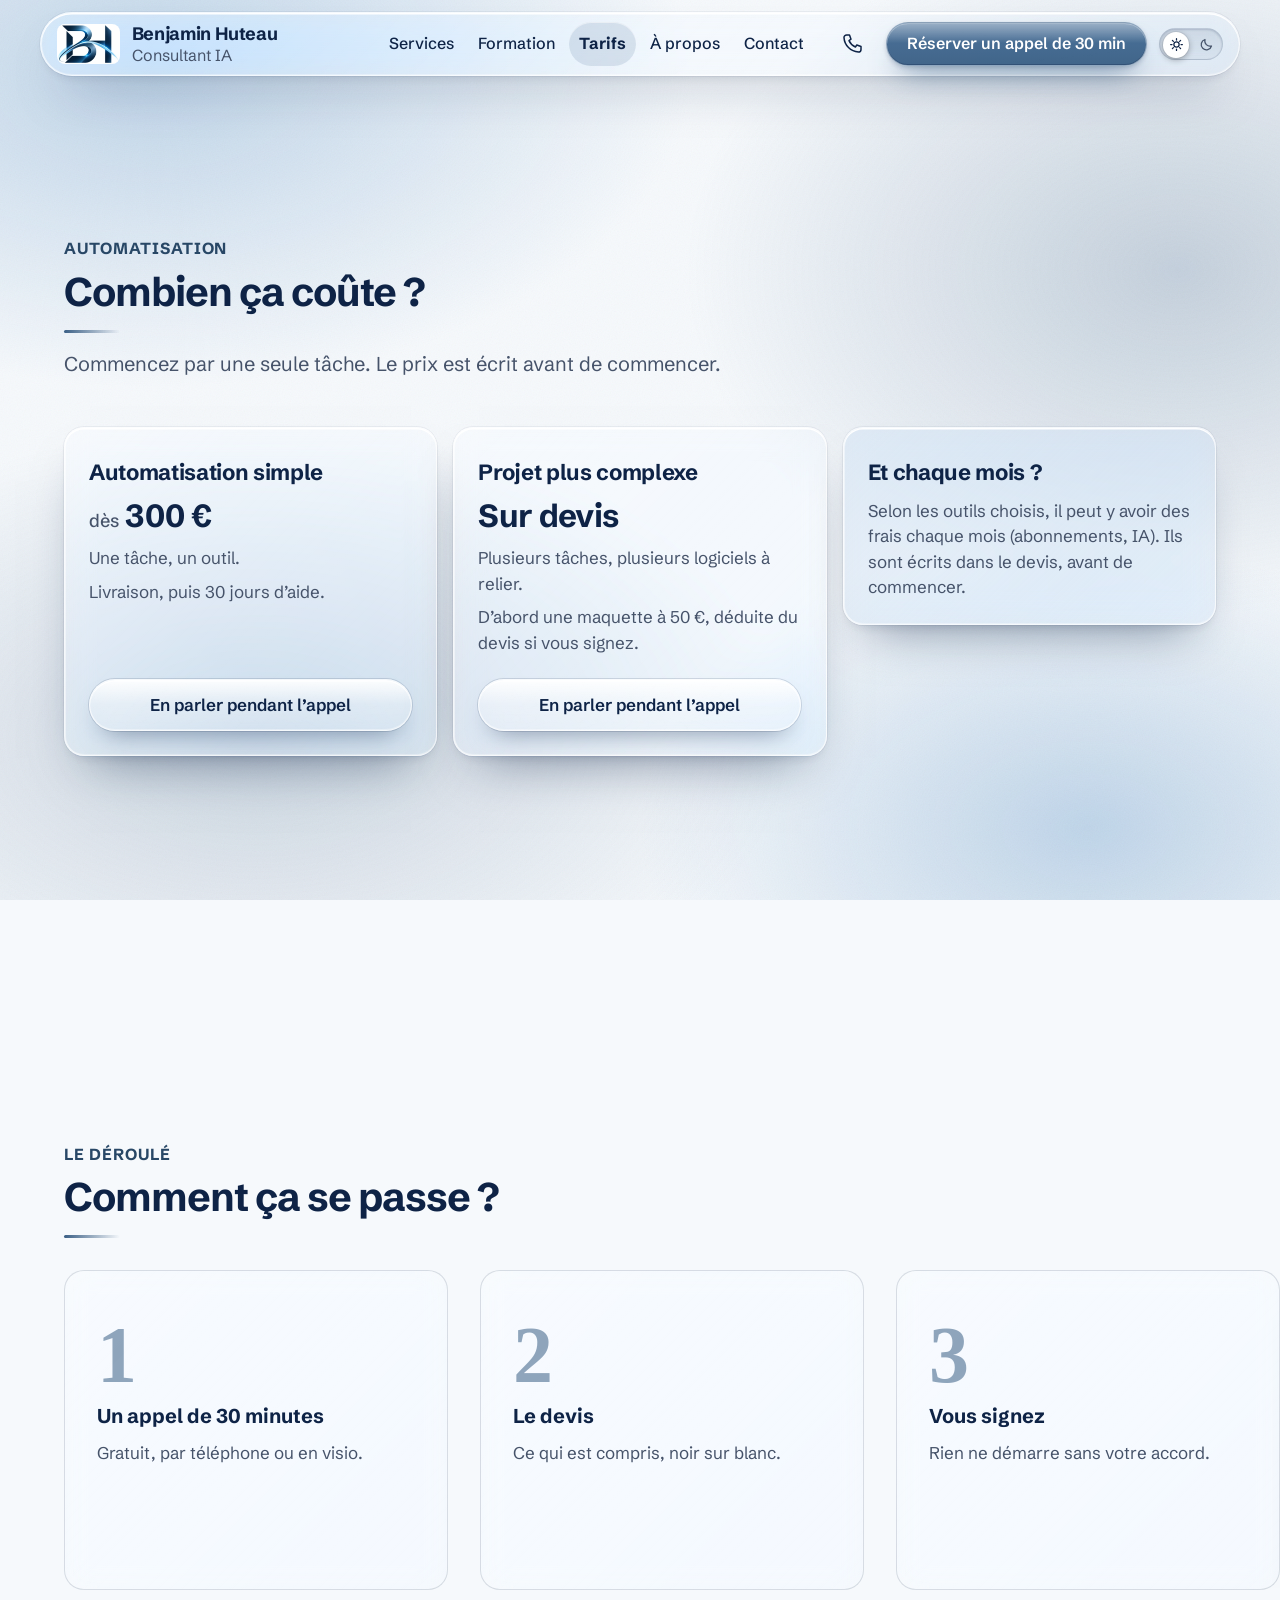
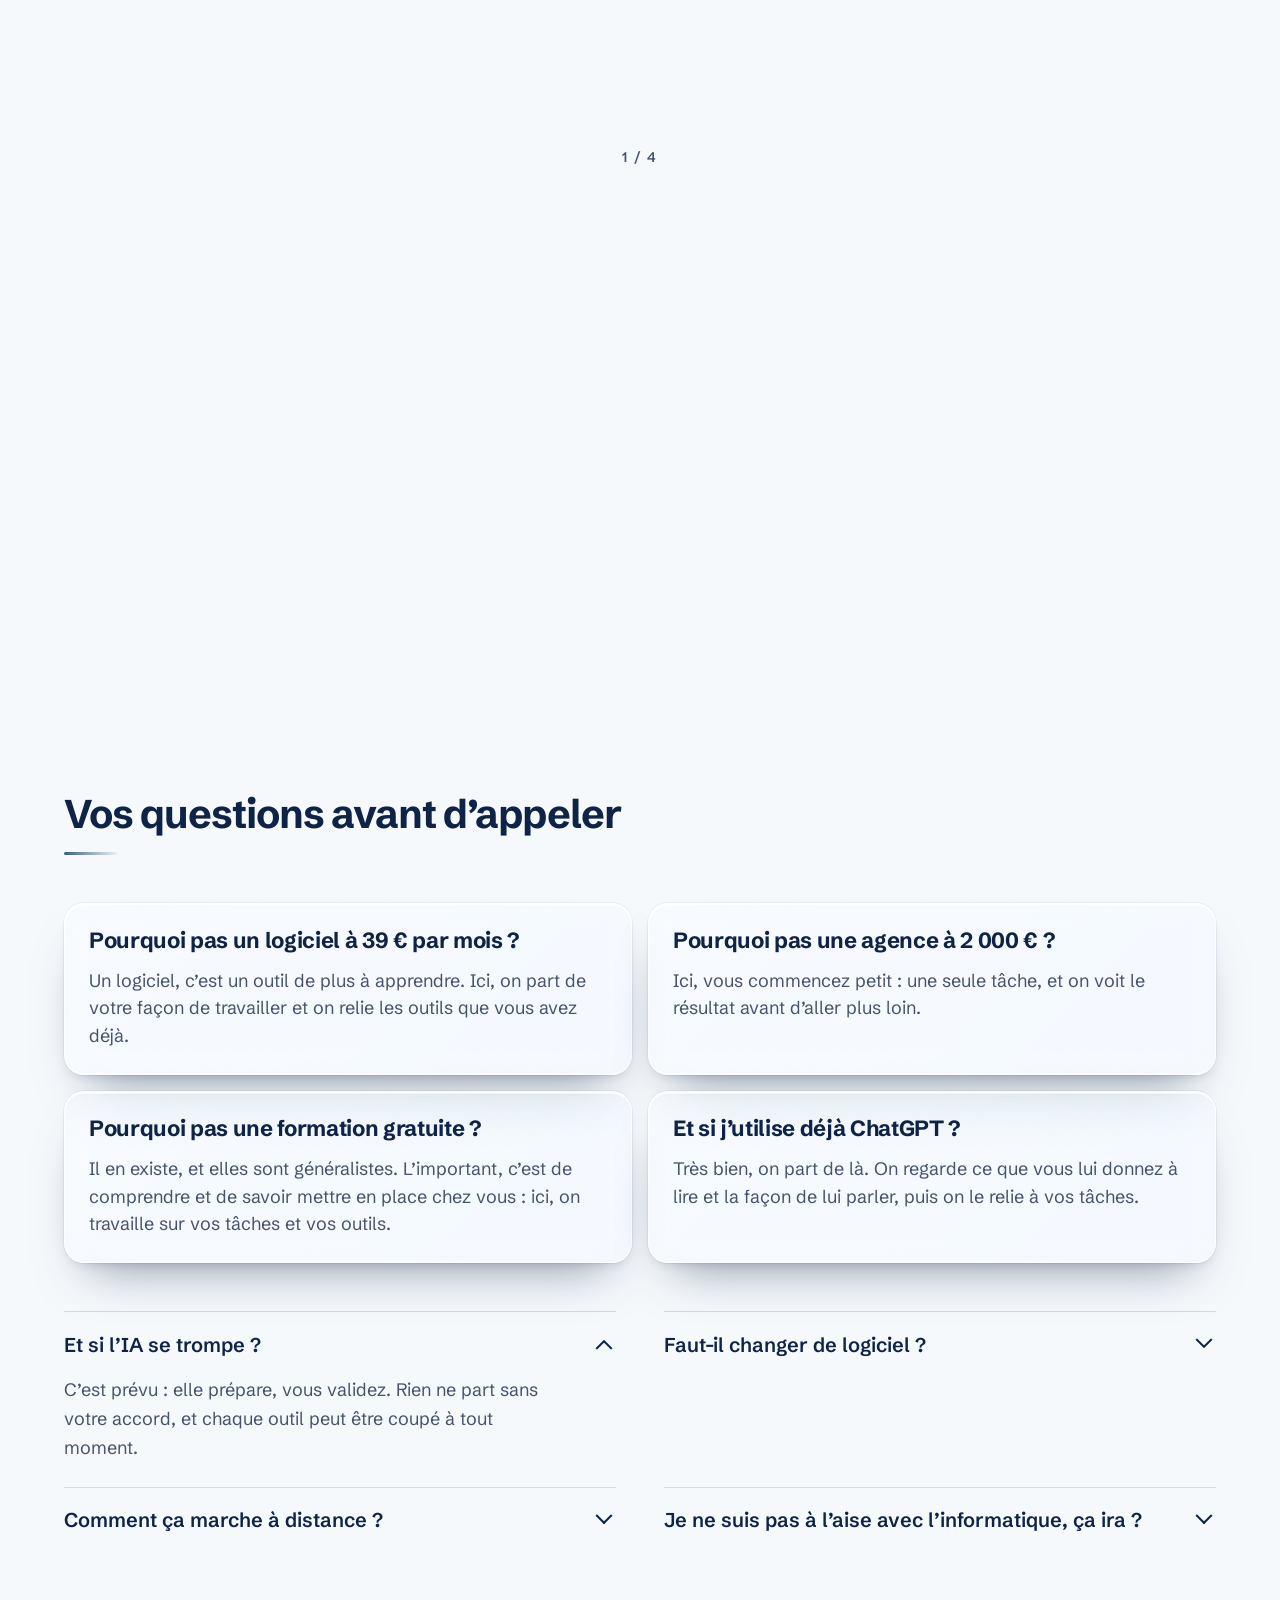
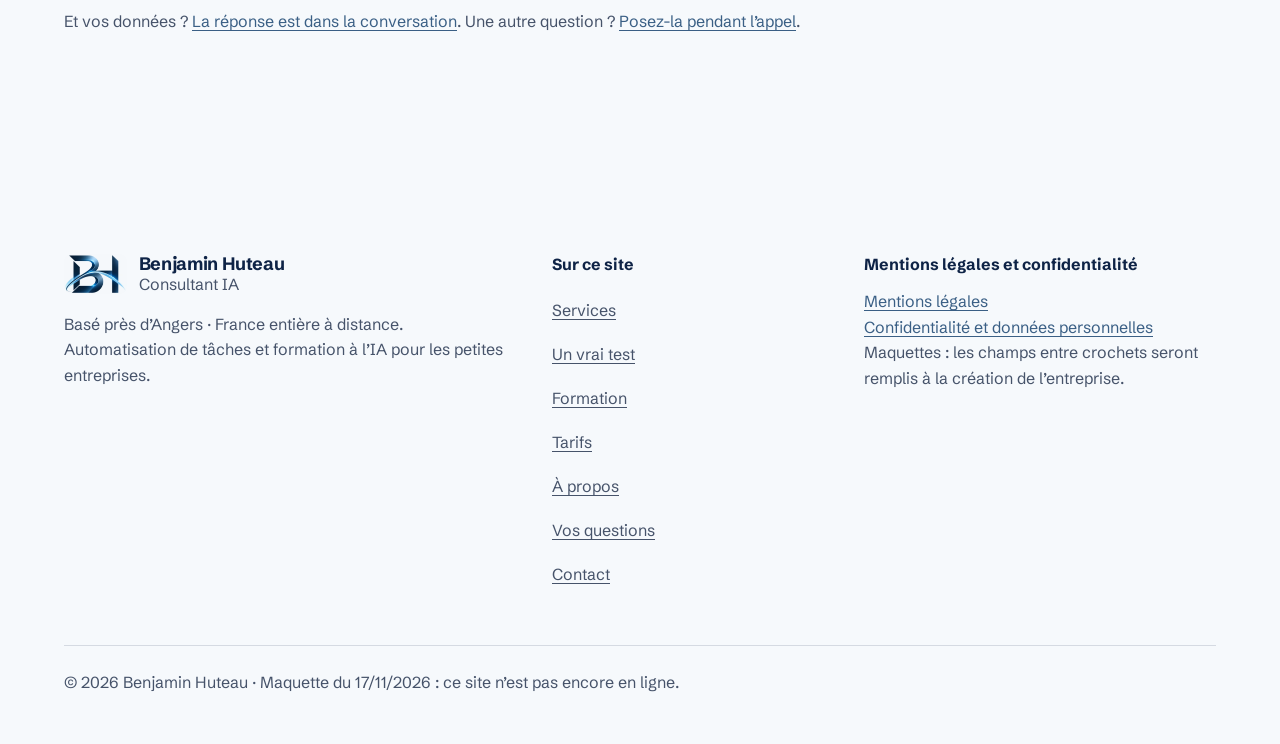
<file: tarifs.html>
<!doctype html>
<html lang="fr">
<head>
<meta charset="utf-8">
<meta name="viewport" content="width=device-width, initial-scale=1">
<title>Tarifs : automatisation dès 300 €, formation 150 €/h — Benjamin Huteau</title>
<meta name="description" content="Une tâche, un prix écrit avant de commencer. Automatisation dès 300 €, formation 150 € de l’heure.">
<meta name="robots" content="noindex">
<meta name="color-scheme" content="light dark">
<meta name="theme-color" content="#F6F9FC" media="(prefers-color-scheme: light)">
<meta name="theme-color" content="#08111D" media="(prefers-color-scheme: dark)">
<meta property="og:type" content="website">
<meta property="og:locale" content="fr_FR">
<meta property="og:site_name" content="Benjamin Huteau — Consultant IA">
<meta property="og:title" content="Tarifs : automatisation dès 300 €, formation 150 €/h — Benjamin Huteau">
<meta property="og:description" content="Une tâche, un prix écrit avant de commencer. Automatisation dès 300 €, formation 150 € de l’heure.">
<meta property="og:image" content="assets/img/og-image.jpg">
<meta property="og:image:width" content="1200">
<meta property="og:image:height" content="630">
<meta name="twitter:card" content="summary_large_image">
<link rel="icon" href="assets/img/icone-32.png" type="image/png" sizes="32x32">
<link rel="apple-touch-icon" href="assets/img/icone-180.png">
<link rel="preload" href="assets/polices/schibsted-grotesk-latin.woff2" as="font" type="font/woff2" crossorigin>
<link rel="stylesheet" href="assets/css/site.css">
<script src="assets/js/site.js" defer></script>
<script type="application/ld+json">
{
  "@context": "https://schema.org",
  "@type": "Person",
  "name": "Benjamin Huteau",
  "jobTitle": "Consultant IA",
  "description": "Automatisation de tâches et formation à l'IA pour les TPE et PME, partout en France, à distance.",
  "knowsLanguage": "fr",
  "homeLocation": { "@type": "Place", "name": "Près d'Angers, France" }
}
</script>
</head>

<body>
<a class="lien-evitement" href="#contenu">Aller au contenu</a>

<svg class="cache-visuel" width="0" height="0" aria-hidden="true" focusable="false">
  <defs>
    <linearGradient id="motif-lumiere" x1="0" y1="1" x2="1" y2="0">
      <stop class="motif__ton-pale" offset="0"/>
      <stop class="motif__ton-vif" offset=".55"/>
      <stop class="motif__ton-action" offset="1"/>
    </linearGradient>
  </defs>
</svg>

<div class="curseur" aria-hidden="true" data-curseur></div>
<div class="progres" aria-hidden="true" data-progres></div>

<header class="entete">
  <div class="entete__dedans">
    <a class="marque" href="index.html">
      <img class="marque__logo" src="assets/img/logo-bh.webp" width="251" height="160" alt="">
      <span class="marque__texte">
        <span class="marque__nom">Benjamin Huteau</span>
        <span class="marque__metier">Consultant IA</span>
      </span>
    </a>
    <nav class="menu" aria-label="Menu principal">
      <ul>
        <li><a href="services.html">Services</a></li>
        <li><a href="formation.html">Formation</a></li>
        <li><a href="tarifs.html" aria-current="page">Tarifs</a></li>
        <li><a href="a-propos.html">À propos</a></li>
        <li><a href="contact.html">Contact</a></li>
      </ul>
    </nav>
    <div class="entete__actions">
      <a class="telephone" href="tel:+33199000000" aria-label="Appeler le 01 99 00 00 00">
        <svg class="pic" viewBox="0 0 24 24" aria-hidden="true"><path d="M6.6 3h2.9l1.5 4.2-2 1.4a12.5 12.5 0 0 0 6.4 6.4l1.4-2 4.2 1.5v2.9a2.6 2.6 0 0 1-2.6 2.6A15.4 15.4 0 0 1 4 5.6 2.6 2.6 0 0 1 6.6 3z"/></svg>
        <span>01&nbsp;99&nbsp;00&nbsp;00&nbsp;00</span>
      </a>
      <a class="bouton bouton--petit" href="contact.html" data-magnetique>Réserver un appel de 30&nbsp;min</a>
      <button class="inter" type="button" data-theme-bouton role="switch" aria-checked="false" aria-label="Mode sombre">
        <span class="inter__piste" aria-hidden="true">
          <span class="inter__icone inter__icone--jour"><svg class="pic" viewBox="0 0 24 24" focusable="false"><circle cx="12" cy="12" r="4.2"/><path d="M12 2.6v2.2M12 19.2v2.2M2.6 12h2.2M19.2 12h2.2M5.4 5.4l1.6 1.6M17 17l1.6 1.6M18.6 5.4 17 7M7 17l-1.6 1.6"/></svg></span>
          <span class="inter__icone inter__icone--nuit"><svg class="pic" viewBox="0 0 24 24" focusable="false"><path d="M20 14.4A8.4 8.4 0 0 1 9.6 4a8.4 8.4 0 1 0 10.4 10.4z"/></svg></span>
          <span class="inter__curseur"></span>
        </span>
      </button>
      <a class="entete__appeler" href="tel:+33199000000" aria-label="Appeler le 01 99 00 00 00">
        <svg class="pic" viewBox="0 0 24 24" aria-hidden="true"><path d="M6.6 3h2.9l1.5 4.2-2 1.4a12.5 12.5 0 0 0 6.4 6.4l1.4-2 4.2 1.5v2.9a2.6 2.6 0 0 1-2.6 2.6A15.4 15.4 0 0 1 4 5.6 2.6 2.6 0 0 1 6.6 3z"/></svg>
        <span>Appeler</span>
      </a>
      <button class="entete__menu" type="button" popovertarget="menu-mobile">
        <svg class="pic" viewBox="0 0 24 24" aria-hidden="true"><path d="M4 7h16M4 12h16M4 17h16"/></svg>
        <span>Menu</span>
      </button>
    </div>
  </div>
</header>

<nav class="menu-mobile" id="menu-mobile" popover aria-label="Menu">
  <button class="menu-mobile__fermer" type="button" popovertarget="menu-mobile" popovertargetaction="hide">Fermer</button>
  <ul>
        <li><a href="services.html">Services</a></li>
        <li><a href="formation.html">Formation</a></li>
        <li><a href="tarifs.html" aria-current="page">Tarifs</a></li>
        <li><a href="a-propos.html">À propos</a></li>
        <li><a href="contact.html">Contact</a></li>
  </ul>
  <a class="bouton" href="contact.html">Réserver un appel de 30&nbsp;min</a>
</nav>

<main id="contenu">

<section class="partie" id="tarifs" aria-labelledby="titre-tarifs">
    <div class="partie__dedans">
      <div class="partie__tete" data-reveal>
        <p class="surtitre">Automatisation</p>
        <h1 class="partie__titre" id="titre-tarifs">Combien ça coûte&nbsp;?</h1>
        <p class="partie__chapo">Commencez par une seule tâche. Le prix est écrit avant de commencer.</p>
      </div>
      <ul class="offres" data-reveal-groupe>
        <li class="offre vitre" data-reveal="monte">
          <h3 class="petit-titre">Automatisation simple</h3>
          <p class="offre__prix"><small>dès</small> 300&nbsp;€</p>
          <div class="offre__texte">
            <p>Une tâche, un outil.</p>
            <p>Livraison, puis 30&nbsp;jours d’aide.</p>
          </div>
          <a class="bouton bouton--secondaire" href="contact.html#rappel" data-sujet-lien="Une automatisation simple" data-magnetique>En parler pendant l’appel</a>
        </li>
        <li class="offre vitre" data-reveal="monte">
          <h3 class="petit-titre">Projet plus complexe</h3>
          <p class="offre__prix">Sur devis</p>
          <div class="offre__texte">
            <p>Plusieurs tâches, plusieurs logiciels à relier.</p>
            <p>D’abord une maquette à 50&nbsp;€, déduite du devis si vous signez.</p>
          </div>
          <a class="bouton bouton--secondaire" href="contact.html#rappel" data-sujet-lien="Un projet plus complexe" data-magnetique>En parler pendant l’appel</a>
        </li>
        <li class="offre offre--note" data-reveal="monte">
          <h3 class="petit-titre">Et chaque mois&nbsp;?</h3>
          <div class="offre__texte">
            <p>Selon les outils choisis, il peut y avoir des frais chaque mois (abonnements, IA). Ils sont écrits dans le devis, avant de commencer.</p>
          </div>
        </li>
      </ul>
    </div>
  </section>

<section class="coulisse" id="deroule" aria-labelledby="titre-deroule">
    <div class="coulisse__ecran" data-coulisse>
      <div class="coulisse__tete">
        <p class="surtitre">Le déroulé</p>
        <h2 class="partie__titre" id="titre-deroule">Comment ça se passe&nbsp;?</h2>
      </div>
      <ol class="coulisse__piste" data-piste>
        <li class="temps" data-reveal="monte">
          <span class="temps__num" aria-hidden="true">1</span>
          <h3>Un appel de 30&nbsp;minutes</h3>
          <p>Gratuit, par téléphone ou en visio.</p>
        </li>
        <li class="temps" data-reveal="monte">
          <span class="temps__num" aria-hidden="true">2</span>
          <h3>Le devis</h3>
          <p>Ce qui est compris, noir sur blanc.</p>
        </li>
        <li class="temps" data-reveal="monte">
          <span class="temps__num" aria-hidden="true">3</span>
          <h3>Vous signez</h3>
          <p>Rien ne démarre sans votre accord.</p>
        </li>
        <li class="temps temps--fin" data-reveal="monte">
          <span class="temps__num" aria-hidden="true">4</span>
          <h3>Livraison, puis 30&nbsp;jours d’aide</h3>
          <p>On met en place, puis on reste à vos côtés.</p>
        </li>
      </ol>
      <p class="coulisse__compte" data-compte aria-hidden="true">1 / 4</p>
    </div>
  </section>

<section class="partie" id="questions" aria-labelledby="titre-questions">
    <div class="partie__dedans">
      <div class="partie__tete" data-reveal>
        <h2 class="partie__titre" id="titre-questions">Vos questions avant d’appeler</h2>
      </div>
      <ul class="comparaisons" id="comparaisons" data-reveal-groupe>
        <li class="comparaison vitre" data-reveal="monte">
          <h3 class="petit-titre">Pourquoi pas un logiciel à 39&nbsp;€ par mois&nbsp;?</h3>
          <p>Un logiciel, c’est un outil de plus à apprendre. Ici, on part de votre façon de travailler et on relie les outils que vous avez déjà.</p>
        </li>
        <li class="comparaison vitre" data-reveal="monte">
          <h3 class="petit-titre">Pourquoi pas une agence à 2&nbsp;000&nbsp;€&nbsp;?</h3>
          <p>Ici, vous commencez petit&nbsp;: une seule tâche, et on voit le résultat avant d’aller plus loin.</p>
        </li>
        <li class="comparaison vitre" data-reveal="monte">
          <h3 class="petit-titre">Pourquoi pas une formation gratuite&nbsp;?</h3>
          <p>Il en existe, et elles sont généralistes. L’important, c’est de comprendre et de savoir mettre en place chez vous&nbsp;: ici, on travaille sur vos tâches et vos outils.</p>
        </li>
        <li class="comparaison vitre" data-reveal="monte">
          <h3 class="petit-titre">Et si j’utilise déjà ChatGPT&nbsp;?</h3>
          <p>Très bien, on part de là. On regarde ce que vous lui donnez à lire et la façon de lui parler, puis on le relie à vos tâches.</p>
        </li>
      </ul>

      <div class="questions" data-questions data-reveal-groupe>
        <details class="question" open data-reveal="monte">
          <summary>Et si l’IA se trompe&nbsp;?</summary>
          <p>C’est prévu&nbsp;: elle prépare, vous validez. Rien ne part sans votre accord, et chaque outil peut être coupé à tout moment.</p>
        </details>
        <details class="question" id="question-logiciel" data-reveal="monte">
          <summary>Faut-il changer de logiciel&nbsp;?</summary>
          <p>En principe, non&nbsp;: on part des logiciels que vous avez déjà. S’il faut un outil en plus, on le choisit ensemble.</p>
        </details>
        <details class="question" data-reveal="monte">
          <summary>Comment ça marche à distance&nbsp;?</summary>
          <p>Par téléphone ou en visio, avec un simple lien. Vous montrez comment vous travaillez, on construit, on vérifie ensemble.</p>
        </details>
        <details class="question" data-reveal="monte">
          <summary>Je ne suis pas à l’aise avec l’informatique, ça ira&nbsp;?</summary>
          <p>Oui. On part de vos logiciels et de vos tâches, avec des mots simples.</p>
        </details>
      </div>
      <div class="partie__suite" data-reveal>
        <p>Et vos données&nbsp;? <a href="index.html#pourquoi">La réponse est dans la conversation</a>. Une autre question&nbsp;? <a href="contact.html">Posez-la pendant l’appel</a>.</p>
      </div>
    </div>
  </section>

</main>

<footer class="pied">
  <div class="pied__dedans">
    <div>
      <a class="marque pied__marque" href="index.html">
        <img class="marque__logo" src="assets/img/logo-bh.webp" width="251" height="160" alt="" loading="lazy">
        <span class="marque__texte">
          <span class="marque__nom">Benjamin Huteau</span>
          <span class="marque__metier">Consultant IA</span>
        </span>
      </a>
      <p>Basé près d’Angers · France entière à distance.</p>
      <p>Automatisation de tâches et formation à l’IA pour les petites entreprises.</p>
    </div>
    <nav aria-label="Pied de page">
      <h2>Sur ce site</h2>
      <ul>
        <li><a href="services.html">Services</a></li>
        <li><a href="index.html#preuve">Un vrai test</a></li>
        <li><a href="formation.html">Formation</a></li>
        <li><a href="tarifs.html">Tarifs</a></li>
        <li><a href="a-propos.html">À propos</a></li>
        <li><a href="tarifs.html#questions">Vos questions</a></li>
        <li><a href="contact.html">Contact</a></li>
      </ul>
    </nav>
    <div id="legal">
      <h2>Mentions légales et confidentialité</h2>
      <p><a href="mentions-legales.html">Mentions légales</a><br><a href="confidentialite.html">Confidentialité et données personnelles</a></p>
      <p class="pied__note">Maquettes : les champs entre crochets seront remplis à la création de l’entreprise.</p>
    </div>
  </div>
  <p class="pied__fin">© 2026 Benjamin Huteau · Maquette du 17/11/2026&nbsp;: ce site n’est pas encore en ligne.</p>
</footer>

<div class="barre" data-barre>
  <button class="bouton bouton--secondaire" type="button" popovertarget="menu-mobile">Menu</button>
  <a class="bouton bouton--secondaire" href="tel:+33199000000">Appeler</a>
  <a class="bouton" href="contact.html"><span class="bouton__long">Réserver un appel de 30&nbsp;min</span><span class="bouton__court">Réserver un appel</span><span class="bouton__mini">Réserver</span></a>
</div>

</body>
</html>
</file>
<file: assets/css/site.css>
/* ==========================================================================
   SITE DE BENJAMIN HUTEAU, CONSULTANT IA — feuille de style, version 9.
   Reprise de la V8 le 17/11/2026. Ce qui change :
   - un thème sombre complet, à bascule (bouton dans l'en-tête) ;
   - un motif signature répété : l'arc de lumière et le réseau de points ;
   - des animations franches : apparitions au défilement, titre mot à mot,
     boutons qui suivent la souris, halo de curseur, barre de progression,
     section épinglée qui défile de côté, cartes qui s'inclinent ;
   - un grain fin sur toute la page, pour enlever l'aspect « plat ».
   Les textes de la page ne changent pas : seuls la mise en scène et le décor.
   RÈGLES :
   - toute couleur, taille, espace, arrondi passe par un jeton ;
   - sans programme, tout le texte reste visible et lisible ;
   - sans programme, la section « Comment ça se passe » reste une liste normale ;
   - avec « réduire les animations », tout arrive immédiatement à sa place.
   ========================================================================== */

@font-face {
  font-family: "Schibsted Grotesk";
  src: url("../polices/schibsted-grotesk-latin.woff2") format("woff2");
  font-weight: 400 700; font-style: normal; font-display: swap;
}

/* ---------- 1. Les jetons ---------- */
:root {
  color-scheme: light;

  /* l'encre : le bleu nuit du logo BH. Elle ne change pas avec la teinte. */
  --encre: #0E2346;
  --encre-rvb: 14, 35, 70;
  --encre-douce: #46536A;

  /* la teinte : le gris bleuté « acier », choisi par Bentoto le 16/11/2026. */
  --action: #3A5F85;
  --action-rvb: 58, 95, 133;
  --action-clair-rvb: 68, 108, 150;
  --action-fonce: #284766;
  --action-fonce-rvb: 40, 71, 102;
  --lumiere: #D6E4F2;
  --lumiere-rvb: 214, 228, 242;
  --lumiere-vive: #9FBFDD;
  --lumiere-vive-rvb: 159, 191, 221;
  --lumiere-pale: #EAF2F9;
  --eau-rvb: 222, 234, 246;
  --nuit: #18293D;
  --fond: #F6F9FC;
  --fond-bande: rgba(214, 228, 242, .38);
  --surligne: #D6E4F2;
  /* la force du réseau du premier écran */
  --reseau-trait: .16;
  --reseau-point: .55;

  --bord: #7A8499;
  --blanc: #FFFFFF;
  --filet: rgba(var(--encre-rvb), .14);
  --sur-encre: #FFFFFF;
  --sur-encre-doux: #C9D3E0;
  --alerte: #A3221A;
  --alerte-claire: #FFD5D0;

  /* le bouton principal : deux tons qui se suivent, et un texte blanc lisible */
  --bouton-1-rvb: 68, 108, 150;
  --bouton-2-rvb: 58, 95, 133;
  --bouton-texte: #FFFFFF;

  /* le texte posé sur la couleur d'accent : blanc sur le bleu foncé, encre sur le bleu clair */
  --sur-action: #FFFFFF;
  --sur-action-doux: rgba(255, 255, 255, .9);

  /* les surfaces qui flottent au-dessus de la page : menu du téléphone, barre du bas, puce du menu */
  --verre-menu: linear-gradient(135deg, rgba(255, 255, 255, .5), rgba(255, 255, 255, .3));
  --voile: rgba(14, 35, 70, .45);
  --puce-fond: rgba(255, 255, 255, .7);
  --puce-texte: #0E2346;

  /* le verre, façon iPhone */
  --verre: linear-gradient(135deg, rgba(255, 255, 255, .3), rgba(255, 255, 255, .08));
  --verre-plein: rgba(255, 255, 255, .92);
  --verre-bord: rgba(255, 255, 255, .7);
  --verre-flou: blur(14px) saturate(1.9);
  --verre-ombre:
    inset 0 1.5px 0 rgba(255, 255, 255, .95),
    inset 1px 0 0 rgba(255, 255, 255, .45),
    inset 0 -1px 0 rgba(255, 255, 255, .3),
    0 0 0 1px rgba(var(--encre-rvb), .05),
    0 28px 50px -26px rgba(var(--encre-rvb), .5),
    0 6px 14px -8px rgba(var(--encre-rvb), .22);
  --halo: 0 0 0 1px var(--action), 0 24px 44px -26px rgba(var(--action-rvb), .55);

  /* la force des lueurs de fond, et du grain */
  --force-lueur: .62;
  --grain: .055;
  --grain-mode: multiply;

  /* tailles de texte */
  --t-mention: .875rem;
  --t-petit: 1rem;
  --t-texte: 1.125rem;
  --t-accroche: 1.25rem;
  --t-soustitre: 1.375rem;
  --t-prix: 2rem;
  --t-partie: 2.5rem;
  --t-titre: clamp(2.375rem, 1.1rem + 3.5vw, 3.625rem);
  --t-slogan: clamp(2.75rem, 1rem + 5.6vw, 5rem);

  /* espaces : multiples de 4 et de 8 */
  --e1: 4px; --e2: 8px; --e3: 12px; --e4: 16px; --e5: 24px;
  --e6: 32px; --e7: 48px; --e8: 64px; --e9: 96px; --e10: 128px; --e11: 160px;

  /* arrondis : 4 valeurs, pas une de plus */
  --r-petit: 8px; --r-moyen: 14px; --r-carte: 20px; --r-grand: 28px;
  --r-bouton: 999px;

  /* ombres : 3 valeurs */
  --ombre-1: 0 1px 2px rgba(var(--encre-rvb), .08);
  --ombre-2: 0 14px 30px -16px rgba(var(--encre-rvb), .34);
  --ombre-3: 0 30px 60px -28px rgba(var(--encre-rvb), .42);

  /* mouvement : quatre durées, deux courbes */
  --d-reponse: .16s; --d-ouvrir: .28s; --d-bascule: .34s; --d-trajet: .6s; --d-derouler: .8s;
  --c-arrivee: cubic-bezier(.22, 1, .36, 1);
  --c-trajet: ease-in-out;

  --police: "Schibsted Grotesk", "Segoe UI", system-ui, Arial, sans-serif;
  --police-lecture: Georgia, "Times New Roman", serif;
  --largeur: 1200px;
}

/* ---------- 1 bis. Le thème sombre ----------
   Ces deux blocs doivent rester identiques : l'un s'applique quand on a cliqué sur la lune,
   l'autre quand l'ordinateur est déjà en thème sombre et qu'on n'a rien choisi. */
:root[data-theme="sombre"] {
  color-scheme: dark;
  --encre: #E6EEF7; --encre-rvb: 230, 238, 247; --encre-douce: #9FB2C6;
  --action: #6E9ECF; --action-rvb: 110, 158, 207; --action-clair-rvb: 126, 174, 222;
  --action-fonce: #8FB6DA; --action-fonce-rvb: 143, 182, 218;
  --lumiere: #17304A; --lumiere-rvb: 23, 48, 74;
  --lumiere-vive: #2B4E70; --lumiere-vive-rvb: 43, 78, 112;
  --lumiere-pale: #12253A; --eau-rvb: 16, 34, 54;
  --nuit: #101F31; --fond: #08111D; --fond-bande: rgba(255, 255, 255, .035);
  --surligne: rgba(110, 158, 207, .28);
  --reseau-trait: .3; --reseau-point: .78;
  --bord: #3E5A75; --blanc: #102134; --filet: rgba(255, 255, 255, .12);
  --sur-encre: #F2F7FC; --sur-encre-doux: #A8BCCE;
  --alerte: #FF8A7A; --alerte-claire: #FFC9C0;
  --bouton-1-rvb: 52, 104, 152; --bouton-2-rvb: 38, 78, 116;
  --sur-action: #071D33; --sur-action-doux: rgba(7, 29, 51, .82);
  --verre-menu: linear-gradient(135deg, rgba(30, 54, 80, .96), rgba(14, 28, 44, .96));
  --voile: rgba(0, 0, 0, .62);
  --puce-fond: rgba(255, 255, 255, .14);
  --puce-texte: #E6EEF7;
  --verre: linear-gradient(135deg, rgba(255, 255, 255, .1), rgba(255, 255, 255, .03));
  --verre-plein: rgba(14, 28, 44, .92);
  --verre-bord: rgba(255, 255, 255, .16);
  --verre-ombre:
    inset 0 1px 0 rgba(255, 255, 255, .18),
    inset 1px 0 0 rgba(255, 255, 255, .07),
    0 0 0 1px rgba(0, 0, 0, .35),
    0 28px 50px -26px rgba(0, 0, 0, .8),
    0 6px 14px -8px rgba(0, 0, 0, .5);
  --force-lueur: .2; --grain: .05; --grain-mode: overlay;
}
@media (prefers-color-scheme: dark) {
  :root:not([data-theme="clair"]) {
    color-scheme: dark;
    --encre: #E6EEF7; --encre-rvb: 230, 238, 247; --encre-douce: #9FB2C6;
    --action: #6E9ECF; --action-rvb: 110, 158, 207; --action-clair-rvb: 126, 174, 222;
    --action-fonce: #8FB6DA; --action-fonce-rvb: 143, 182, 218;
    --lumiere: #17304A; --lumiere-rvb: 23, 48, 74;
    --lumiere-vive: #2B4E70; --lumiere-vive-rvb: 43, 78, 112;
    --lumiere-pale: #12253A; --eau-rvb: 16, 34, 54;
    --nuit: #101F31; --fond: #08111D; --fond-bande: rgba(255, 255, 255, .035);
    --surligne: rgba(110, 158, 207, .28);
    --reseau-trait: .3; --reseau-point: .78;
    --bord: #3E5A75; --blanc: #102134; --filet: rgba(255, 255, 255, .12);
    --sur-encre: #F2F7FC; --sur-encre-doux: #A8BCCE;
    --alerte: #FF8A7A; --alerte-claire: #FFC9C0;
    --bouton-1-rvb: 52, 104, 152; --bouton-2-rvb: 38, 78, 116;
    --sur-action: #071D33; --sur-action-doux: rgba(7, 29, 51, .82);
    --verre-menu: linear-gradient(135deg, rgba(30, 54, 80, .96), rgba(14, 28, 44, .96));
    --voile: rgba(0, 0, 0, .62);
    --puce-fond: rgba(255, 255, 255, .14);
    --puce-texte: #E6EEF7;
    --verre: linear-gradient(135deg, rgba(255, 255, 255, .1), rgba(255, 255, 255, .03));
    --verre-plein: rgba(14, 28, 44, .92);
    --verre-bord: rgba(255, 255, 255, .16);
    --verre-ombre:
      inset 0 1px 0 rgba(255, 255, 255, .18),
      inset 1px 0 0 rgba(255, 255, 255, .07),
      0 0 0 1px rgba(0, 0, 0, .35),
      0 28px 50px -26px rgba(0, 0, 0, .8),
      0 6px 14px -8px rgba(0, 0, 0, .5);
    --force-lueur: .2; --grain: .05; --grain-mode: overlay;
  }
}

/* ---------- 2. Les bases ---------- */
*, *::before, *::after { box-sizing: border-box; }
html { -webkit-text-size-adjust: 100%; text-size-adjust: 100%; overflow-x: clip; }
body { overflow-x: clip; }
body {
  margin: 0;
  background: var(--fond);
  color: var(--encre);
  font: 400 var(--t-texte)/1.6 var(--police);
  -webkit-font-smoothing: antialiased;
  transition: background-color .5s ease, color .5s ease;
}
body::before {                            /* les grandes lueurs fixes : c'est elles qu'on voit à travers le verre */
  content: ""; position: fixed; inset: 0; z-index: -2; pointer-events: none;
  background:
    radial-gradient(60vw 50vh at 12% 8%, rgba(var(--lumiere-vive-rvb), var(--force-lueur)), transparent 70%),
    radial-gradient(55vw 55vh at 92% 30%, rgba(var(--action-rvb), calc(var(--force-lueur) * .42)), transparent 70%),
    radial-gradient(60vw 50vh at 20% 82%, rgba(var(--action-rvb), calc(var(--force-lueur) * .36)), transparent 70%),
    radial-gradient(50vw 45vh at 85% 92%, rgba(var(--lumiere-vive-rvb), var(--force-lueur)), transparent 70%);
  transition: background .6s ease;
}
body::after {                             /* le grain : ce qui enlève l'aspect « aplat d'écran » */
  content: ""; position: fixed; inset: 0; z-index: -1; pointer-events: none;
  opacity: var(--grain); mix-blend-mode: var(--grain-mode);
  background-image: url("data:image/svg+xml;utf8,<svg xmlns='http://www.w3.org/2000/svg' width='180' height='180'><filter id='g'><feTurbulence type='fractalNoise' baseFrequency='.85' numOctaves='3' stitchTiles='stitch'/></filter><rect width='180' height='180' filter='url(%23g)'/></svg>");
  background-size: 180px 180px;
}
h1, h2, h3, h4, p, ul, ol, dl, dd, figure, fieldset, table { margin: 0; }
ul, ol { padding: 0; list-style: none; }
fieldset { padding: 0; border: 0; min-width: 0; }
img, svg, canvas { display: block; max-width: 100%; }
a { color: var(--action); text-underline-offset: .18em; text-decoration-thickness: .08em; }
a:hover { color: var(--action-fonce); }
strong { font-weight: 600; }
:focus-visible { outline: 3px solid var(--action); outline-offset: 2px; border-radius: var(--r-petit); }
[id] { scroll-margin-top: 104px; }
[hidden] { display: none !important; }

.lien-evitement {
  position: absolute; left: var(--e4); top: -80px; z-index: 100;
  padding: var(--e3) var(--e4); border-radius: var(--r-petit);
  background: var(--encre); color: var(--fond); font-weight: 600;
}
.lien-evitement:focus { top: var(--e4); color: var(--fond); }
.cache-visuel {
  position: absolute; width: 1px; height: 1px; margin: -1px; padding: 0; overflow: hidden;
  clip: rect(0 0 0 0); white-space: nowrap; border: 0;
}
.pic {
  width: 24px; height: 24px; flex: none;
  fill: none; stroke: currentColor; stroke-width: 1.5;
  stroke-linecap: round; stroke-linejoin: round;
}
.etiquette {
  display: inline-flex; align-items: center; padding: 3px 10px; border-radius: 999px;
  background: var(--encre); color: var(--fond);
  font-size: var(--t-petit); font-weight: 600; line-height: 1.3; white-space: nowrap;
}
.etiquette--claire { background: var(--lumiere); color: var(--encre); }

.lien, .partie__suite p a { display: inline-flex; align-items: center; min-height: 44px; }
.lien-fleche {
  display: inline-flex; align-items: center; gap: 6px; min-height: 44px;
  font-size: var(--t-petit); font-weight: 600; line-height: 1.3;
}
.lien-fleche::after { content: "\2192"; }

/* ---------- 3. Le bouton : du verre, avec un reflet qui balaie ---------- */
.bouton {
  position: relative; isolation: isolate; overflow: hidden;
  display: inline-flex; align-items: center; justify-content: center; gap: 10px;
  min-height: 52px; padding: 0 26px;
  border: 1px solid rgba(255, 255, 255, .38); border-radius: var(--r-bouton);
  background: linear-gradient(180deg, rgba(var(--bouton-1-rvb), .96), rgba(var(--bouton-2-rvb), .96));
  -webkit-backdrop-filter: blur(14px) saturate(1.8); backdrop-filter: blur(14px) saturate(1.8);
  box-shadow:
    inset 0 1px 0 rgba(255, 255, 255, .5),
    inset 0 -1px 0 rgba(var(--encre-rvb), .3),
    0 18px 30px -14px rgba(var(--action-rvb), .8),
    0 2px 6px -2px rgba(var(--encre-rvb), .35);
  color: var(--bouton-texte);
  font: 600 1.0625rem/1.1 var(--police);
  text-decoration: none; text-align: center; cursor: pointer;
  transition: background var(--d-ouvrir) var(--c-arrivee), box-shadow var(--d-ouvrir) var(--c-arrivee), color var(--d-ouvrir) var(--c-arrivee);
}
.bouton::before {                       /* le reflet du haut */
  content: ""; position: absolute; inset: 1px 1px 52% 1px; z-index: -1;
  border-radius: 999px 999px 48% 48% / 999px 999px 80% 80%;
  background: linear-gradient(180deg, rgba(255, 255, 255, .42), rgba(255, 255, 255, 0));
  pointer-events: none;
}
.bouton::after {                        /* la lumière qui traverse le bouton au survol */
  content: ""; position: absolute; inset: -40% -70%; z-index: -1;
  background: linear-gradient(105deg, transparent 42%, rgba(255, 255, 255, .45) 50%, transparent 58%);
  transform: translateX(-60%); opacity: 0; pointer-events: none;
}
.bouton:hover { background: linear-gradient(180deg, rgba(var(--bouton-2-rvb), .98), rgba(var(--action-fonce-rvb), .98)); color: var(--bouton-texte); }
.bouton--secondaire {
  border-color: var(--verre-bord);
  background: linear-gradient(180deg, rgba(255, 255, 255, .3), rgba(255, 255, 255, .08));
  box-shadow:
    inset 0 1.5px 0 rgba(255, 255, 255, .95),
    inset 0 -1px 0 rgba(255, 255, 255, .35),
    0 0 0 1px rgba(var(--encre-rvb), .14),
    0 14px 26px -14px rgba(var(--encre-rvb), .5);
  color: var(--encre);
}
.bouton--secondaire::before { background: linear-gradient(180deg, rgba(255, 255, 255, .85), rgba(255, 255, 255, 0)); }
.bouton--secondaire:hover { background: linear-gradient(180deg, rgba(255, 255, 255, .6), rgba(255, 255, 255, .3)); color: var(--encre); }
.bouton--petit { min-height: 44px; padding: 0 20px; font-size: 1rem; white-space: nowrap; }
.bouton--large { width: 100%; }
.bouton[disabled] { opacity: .55; cursor: not-allowed; }
.bouton[data-magnetique] { will-change: transform; }

/* ---------- 4. L'en-tête : une barre de verre qui flotte ---------- */
.entete { position: sticky; top: 12px; z-index: 30; margin-top: 12px; padding-inline: 12px; }
.entete__dedans {
  display: flex; align-items: center; gap: var(--e4);
  max-width: var(--largeur); min-height: 64px; margin-inline: auto; padding: 0 var(--e4);
  border: 1px solid var(--verre-bord); border-radius: var(--r-bouton);
  background: var(--verre);
  -webkit-backdrop-filter: var(--verre-flou); backdrop-filter: var(--verre-flou);
  box-shadow: var(--verre-ombre);
  transition: background var(--d-ouvrir) ease, border-color var(--d-ouvrir) ease;
}
.marque { display: flex; align-items: center; gap: var(--e3); min-height: 44px; min-width: 0; color: var(--encre); text-decoration: none; }
.marque:hover { color: var(--encre); }
.marque__logo { width: auto; height: 40px; flex: none; border-radius: var(--r-petit); }
.pied .marque__logo { mix-blend-mode: multiply; }
.marque__texte { display: grid; min-width: 0; overflow: hidden; }
.marque__nom { font-size: 1.125rem; font-weight: 700; line-height: 1.2; letter-spacing: -.02em; white-space: nowrap; overflow: hidden; text-overflow: ellipsis; }
.marque__metier { color: var(--encre-douce); font-size: var(--t-petit); line-height: 1.25; white-space: nowrap; }
.menu { margin-left: auto; }
.menu ul { display: flex; gap: var(--e1); }
.menu a {
  display: flex; align-items: center; min-height: 44px; padding: 0 10px; border-radius: var(--r-bouton);
  color: var(--encre); font-size: 1rem; font-weight: 500; text-decoration: none; white-space: nowrap;
  transition: background var(--d-reponse) ease, color var(--d-reponse) ease;
}
.menu a:hover { background: rgba(255, 255, 255, .35); box-shadow: inset 0 1px 0 rgba(255, 255, 255, .95), 0 6px 14px -8px rgba(var(--encre-rvb), .45); }
/* la page où l'on est */
.menu a[aria-current="page"] { background: rgba(var(--action-rvb), .14); color: var(--encre); font-weight: 700; box-shadow: inset 0 1px 0 rgba(255, 255, 255, .5); }
.menu-mobile a[aria-current="page"] { font-weight: 700; }
.menu-mobile a[aria-current="page"]::after { content: ""; width: 8px; height: 8px; margin-left: auto; border-radius: 50%; background: var(--action); }
.entete__actions { display: flex; align-items: center; gap: var(--e3); }
.telephone {
  display: flex; align-items: center; gap: var(--e2); min-height: 44px;
  color: var(--encre); font-size: 1rem; font-weight: 600; text-decoration: none; white-space: nowrap;
}
.telephone:hover { color: var(--action-fonce); }
.entete__appeler, .entete__menu { display: none; }
/* Quand l'en-tête passe au-dessus du bloc foncé du contact, ses lettres deviennent blanches. */
.entete--sur-fonce .entete__dedans { border-color: rgba(255, 255, 255, .32); background: linear-gradient(135deg, rgba(255, 255, 255, .22), rgba(255, 255, 255, .08)); }
.entete--sur-fonce .marque, .entete--sur-fonce .marque__metier, .entete--sur-fonce .menu a, .entete--sur-fonce .telephone { color: var(--sur-encre); }
.entete--sur-fonce .menu a:hover { background: rgba(255, 255, 255, .2); color: var(--sur-encre); }
.entete--sur-fonce .menu a[aria-current="page"] { background: rgba(255, 255, 255, .22); color: var(--sur-encre); }
.entete--sur-fonce .inter__piste { border-color: rgba(255, 255, 255, .4); background: rgba(255, 255, 255, .16); }
.entete--sur-fonce .inter__icone { color: #FFFFFF; }
.entete--sur-fonce .inter[aria-checked="true"] .inter__icone--nuit { color: #0E2346; }
:root[data-theme="sombre"] .marque__logo, :root[data-theme="sombre"] .pied .marque__logo { background: var(--fond); mix-blend-mode: normal; }

/* L'interrupteur du thème : le soleil à gauche, la lune à droite, et un bouton qui coulisse.
   44 px de haut pour rester facile à toucher sur téléphone. */
.inter {
  position: relative; display: inline-flex; align-items: center; height: 44px; padding: 0;
  border: 0; background: none; cursor: pointer; flex: none;
}
.inter__piste {
  position: relative; display: block; width: 64px; height: 32px; border-radius: 999px;
  border: 1px solid var(--filet);
  background: linear-gradient(180deg, rgba(var(--encre-rvb), .1), rgba(var(--encre-rvb), .04));
  box-shadow: inset 0 1px 2px rgba(var(--encre-rvb), .18);
  transition: background var(--d-ouvrir) ease, border-color var(--d-ouvrir) ease, box-shadow var(--d-ouvrir) ease;
}
.inter:hover .inter__piste { border-color: var(--action); }
.inter:focus-visible { outline: none; }
.inter:focus-visible .inter__piste { outline: 3px solid var(--action); outline-offset: 2px; }
.inter__icone {
  position: absolute; top: 50%; z-index: 2; display: grid; place-items: center; width: 18px; height: 18px; margin-top: -9px;
  color: var(--encre-douce); transition: color var(--d-ouvrir) ease;
}
.inter__icone .pic { width: 15px; height: 15px; stroke-width: 2; }
.inter__icone--jour { left: 7px; }
.inter__icone--nuit { right: 7px; }
.inter__curseur {
  position: absolute; left: 3px; top: 3px; z-index: 1; width: 26px; height: 26px; border-radius: 50%;
  background: #FFFFFF;
  box-shadow: 0 2px 6px rgba(0, 0, 0, .3), 0 0 0 1px rgba(0, 0, 0, .06);
  transition: transform var(--d-bascule) var(--c-arrivee);
}
.inter[aria-checked="false"] .inter__icone--jour { color: #0E2346; }
.inter[aria-checked="true"] .inter__curseur { transform: translateX(32px); }
.inter[aria-checked="true"] .inter__piste { border-color: transparent; background: linear-gradient(180deg, rgba(var(--action-rvb), .85), rgba(var(--action-fonce-rvb), .95)); }
.inter[aria-checked="true"] .inter__icone--jour { color: rgba(255, 255, 255, .6); }
.inter[aria-checked="true"] .inter__icone--nuit { color: #0E2346; }

.menu-mobile {
  inset: auto 8px 8px 8px; width: auto; max-width: none; margin: 0; padding: var(--e5);
  border: 1px solid var(--verre-bord); border-radius: var(--r-grand);
  background: var(--verre-menu);
  -webkit-backdrop-filter: blur(28px) saturate(2); backdrop-filter: blur(28px) saturate(2);
  color: var(--encre);
  box-shadow: 0 -24px 60px rgba(0, 0, 0, .38);
}
.menu-mobile::backdrop { background: var(--voile); }
.menu-mobile__fermer { display: flex; align-items: center; min-height: 44px; margin-left: auto; padding: 0 var(--e4); border: 1px solid var(--bord); border-radius: var(--r-bouton); background: var(--blanc); color: var(--encre); font: 600 1rem/1.1 var(--police); cursor: pointer; }
.menu-mobile li a {
  display: flex; align-items: center; min-height: 56px; border-bottom: 1px solid rgba(var(--encre-rvb), .12);
  color: var(--encre); font-size: var(--t-accroche); font-weight: 600; text-decoration: none;
}
.menu-mobile .bouton { width: 100%; min-height: 56px; margin-top: var(--e5); }

/* ---------- 5. Le premier écran ---------- */
.accueil { position: relative; margin-top: -76px; padding-top: 76px; overflow: clip; }
.lueurs { position: absolute; inset: 0; z-index: 0; overflow: hidden; pointer-events: none; }
.lueurs__ciel, .lueurs__eau { position: absolute; border-radius: 50%; will-change: transform; }
.lueurs__ciel {
  right: -14vw; top: -26vw; width: 70vw; height: 70vw; max-width: 1040px; max-height: 1040px;
  background: radial-gradient(closest-side, var(--lumiere) 0%, rgba(var(--lumiere-rvb), .55) 45%, rgba(var(--lumiere-rvb), 0) 100%);
}
.lueurs__eau {
  left: -18vw; bottom: -32vw; width: 64vw; height: 58vw; max-width: 920px; max-height: 840px;
  background: radial-gradient(closest-side, rgb(var(--eau-rvb)) 0%, rgba(var(--eau-rvb), .6) 45%, rgba(var(--eau-rvb), 0) 100%);
}
.lueurs__reseau {
  position: absolute; right: 0; top: 0; width: min(56vw, 800px); height: 100%; opacity: .62;
  /* le réseau s'efface à gauche : il ne passe plus derrière le titre, les boutons ni les textes */
  -webkit-mask-image: linear-gradient(to right, transparent 0%, transparent 38%, rgba(0, 0, 0, .5) 62%, #000 88%);
  mask-image: linear-gradient(to right, transparent 0%, transparent 38%, rgba(0, 0, 0, .5) 62%, #000 88%);
}

.accueil__dedans {
  position: relative; z-index: 1;
  display: grid; justify-items: center; align-content: center; text-align: center;
  max-width: 980px; min-height: min(82vh, 760px); margin-inline: auto; padding: var(--e8) var(--e5) var(--e10);
}
.titre-page { margin-bottom: var(--e5); color: var(--encre-douce); font-size: var(--t-petit); font-weight: 600; line-height: 1.4; }
.grand-titre {
  margin-bottom: var(--e5);
  font-size: var(--t-slogan); font-weight: 700; line-height: 1.02; letter-spacing: -.03em; text-wrap: balance;
}
.grand-titre__question { display: block; }
.surligne {
  background-image: linear-gradient(var(--surligne), var(--surligne));
  background-repeat: no-repeat; background-size: 100% .28em; background-position: 0 90%;
  -webkit-box-decoration-break: clone; box-decoration-break: clone;
}
.accroche { max-width: 33em; margin-bottom: var(--e5); font-size: var(--t-accroche); line-height: 1.5; }
.actions { display: flex; flex-wrap: wrap; gap: var(--e3); margin-bottom: var(--e4); }
.accueil__dedans .actions { justify-content: center; }
.reassurance { display: flex; flex-wrap: wrap; align-items: center; gap: 0 var(--e5); color: var(--encre-douce); font-size: var(--t-petit); line-height: 1.5; }
.accueil__dedans .reassurance { display: block; }

/* la signature : le visage, sur le premier écran, même sur ordinateur */
.signature { display: flex; align-items: center; gap: var(--e4); margin-top: var(--e7); }
.signature__photo { width: 64px; height: 64px; flex: none; border-radius: 50%; border: 3px solid var(--blanc); box-shadow: var(--ombre-2); object-fit: cover; }
.signature__texte { display: grid; gap: 2px; text-align: left; }
.signature__phrase { font-size: var(--t-petit); font-weight: 600; line-height: 1.35; }
.signature__nom { color: var(--encre-douce); font-size: var(--t-petit); line-height: 1.4; }

/* le petit mot du bas, qui dit qu'il y a une suite */
.indice {
  position: absolute; left: 50%; bottom: var(--e6); z-index: 2; transform: translateX(-50%);
  display: grid; justify-items: center; gap: var(--e2);
  color: var(--encre-douce); font-size: var(--t-mention); letter-spacing: .08em; text-transform: uppercase;
}
.indice span { display: block; width: 1px; height: 44px; background: linear-gradient(var(--encre-douce), transparent); position: relative; overflow: hidden; }
.indice span::after { content: ""; position: absolute; inset: 0; background: var(--action); animation: fil 2.4s var(--c-trajet) infinite; }

/* ---------- 6. Le motif signature : l'arc de lumière, et le réseau de points ---------- */
.motif { position: absolute; pointer-events: none; z-index: 0; overflow: visible; }
.motif path { fill: none; stroke: url(#motif-lumiere); stroke-linecap: round; }
.motif__large { stroke-width: 60; opacity: .38; filter: blur(20px); }
.motif__fin { stroke-width: 2; opacity: .8; }
.motif--bas { left: -10%; bottom: -18%; width: 120%; height: 60%; }
.motif--haut-droite { right: -14%; top: -20%; width: 70%; height: 70%; transform: rotate(180deg); }
.motif--contact { left: -20%; bottom: -40%; width: 110%; height: 90%; }
.motif__ton-pale { stop-color: var(--lumiere); }
.motif__ton-vif { stop-color: var(--lumiere-vive); }
.motif__ton-action { stop-color: var(--action); }

.points { position: absolute; inset: 0; z-index: 0; pointer-events: none; opacity: .55;
  background-image: radial-gradient(rgba(var(--action-rvb), .5) 1px, transparent 1px);
  background-size: 26px 26px;
  -webkit-mask-image: radial-gradient(70% 60% at 50% 40%, #000 0%, transparent 100%);
  mask-image: radial-gradient(70% 60% at 50% 40%, #000 0%, transparent 100%);
}

/* ---------- 7. Le schéma du devis ---------- */
.schema-zone { position: relative; }
.schema { position: relative; z-index: 1; }
.schema__titre { display: flex; align-items: center; gap: var(--e3); margin-bottom: var(--e4); font-size: var(--t-petit); font-weight: 600; line-height: 1.35; }
.schema__corps { position: relative; }
.schema__etapes { position: relative; display: grid; gap: var(--e5); }
.vitre {
  border: 1px solid var(--verre-bord); border-radius: var(--r-carte);
  background: var(--verre);
  -webkit-backdrop-filter: var(--verre-flou); backdrop-filter: var(--verre-flou);
  box-shadow: var(--verre-ombre);
}
.etape {
  position: relative;
  display: grid; grid-template-columns: 48px minmax(0, 1fr); column-gap: var(--e3); align-items: center;
  padding: 16px 18px 16px 14px;
}
.etape__pic {
  display: grid; place-items: center; width: 48px; height: 48px; border-radius: 50%;
  border: 1.5px solid rgba(var(--encre-rvb), .22); background: var(--verre-plein); color: var(--encre);
}
.etape__texte { display: grid; gap: 2px; }
.etape__texte strong { font-size: 1.0625rem; line-height: 1.3; }
.etape__texte span { color: var(--encre-douce); font-size: var(--t-petit); line-height: 1.45; }
.schema--joue .etape:not(.etape--accord) .etape__pic { border-color: var(--action); background: var(--lumiere); }
.etape--accord { border-color: var(--action); box-shadow: var(--halo); }
.etape--accord .etape__pic { border-color: var(--action); color: var(--action); }
.etape--accord .etape__texte { min-height: 4.75rem; align-content: start; }

.etape + .etape::before {
  content: ""; position: absolute; left: 32px; top: calc(-1 * var(--e5) - 7px); z-index: 2;
  width: 12px; height: calc(var(--e5) + 14px); pointer-events: none;
  background:
    radial-gradient(circle 6px at 6px 6px, var(--blanc) 0 38%, var(--action) 46% 90%, transparent 100%),
    radial-gradient(circle 6px at 6px calc(100% - 6px), var(--blanc) 0 38%, var(--action) 46% 90%, transparent 100%),
    linear-gradient(var(--action), var(--action)) center / 2px calc(100% - 12px) no-repeat;
}
.valider {
  grid-column: 2; justify-self: start; margin-top: 10px;
  min-height: 44px; padding: 0 18px;
  border: 1px solid var(--verre-bord); border-radius: var(--r-bouton);
  background: linear-gradient(180deg, var(--blanc), var(--lumiere-pale));
  box-shadow: inset 0 1px 0 var(--blanc), 0 0 0 1px var(--action), 0 8px 18px -12px rgba(var(--action-rvb), .6);
  color: var(--action-fonce); font: 600 1rem/1.1 var(--police); cursor: pointer;
}
.valider:hover { background: var(--lumiere); }
.pic--valide { display: none; }
.etape--valide { border-color: var(--action); background: var(--action); color: var(--sur-action); }
.etape--valide .etape__texte span { color: var(--sur-action-doux); }
.etape--valide .etape__pic { border-color: var(--sur-action); background: var(--sur-action); color: var(--action-fonce); }
.etape--valide .pic--attente { display: none; }
.etape--valide .pic--valide { display: block; }
.portrait { position: absolute; left: -40px; top: 0; z-index: 2; width: 164px; padding: 8px; border-radius: 22px; }
.portrait img { width: 148px; height: 185px; border-radius: var(--r-moyen); object-fit: cover; }
.portrait figcaption { display: grid; gap: 1px; padding: 8px 4px 2px; font-size: var(--t-petit); line-height: 1.3; white-space: nowrap; }
.portrait figcaption span { color: var(--encre-douce); }

@media (min-width: 921px) {
  .etape:nth-child(1), .etape:nth-child(2) { min-height: 136px; margin-left: 144px; }
  .etape:nth-child(3) { margin-left: 28px; }
  .etape:nth-child(2)::after {
    content: ""; position: absolute; left: 32px; top: calc(100% - 5px); z-index: 2;
    width: 12px; height: calc(var(--e5) / 2 + 7px); pointer-events: none;
    background:
      radial-gradient(circle 6px at 6px 6px, var(--blanc) 0 38%, var(--action) 46% 90%, transparent 100%),
      linear-gradient(var(--action), var(--action)) center bottom / 2px calc(100% - 6px) no-repeat;
  }
  .etape:nth-child(3)::before {
    left: 37px; top: calc(-1 * var(--e5) / 2 - 2px); width: 118px; height: calc(var(--e5) / 2 + 2px);
    border-top: 2px solid var(--action); border-left: 2px solid var(--action); border-top-left-radius: 10px;
    background: none;
  }
  .etape:nth-child(3)::after {
    content: ""; position: absolute; left: 32px; top: -7px; z-index: 2; width: 12px; height: 12px; pointer-events: none;
    background: radial-gradient(circle 6px at 6px 6px, var(--blanc) 0 38%, var(--action) 46% 90%, transparent 100%);
  }
}

/* ---------- 8. Les parties de la page ---------- */
.partie { position: relative; padding: var(--e11) 0; }
.partie--clip { overflow: clip; }
.partie--bande { background: var(--fond-bande); }
.partie__dedans { position: relative; z-index: 1; max-width: var(--largeur); margin-inline: auto; padding-inline: var(--e5); }
.partie__tete { max-width: 46em; margin-bottom: var(--e7); }
.partie__titre { font-size: var(--t-partie); font-weight: 700; line-height: 1.1; letter-spacing: -.025em; text-wrap: balance; }
.partie__chapo { margin-top: var(--e4); color: var(--encre-douce); font-size: var(--t-accroche); line-height: 1.5; }
.partie__suite { display: flex; flex-wrap: wrap; align-items: center; gap: var(--e4) var(--e5); margin-top: var(--e7); }
.partie__suite p { color: var(--encre-douce); font-size: var(--t-petit); }
.petit-titre { font-size: var(--t-soustitre); font-weight: 700; line-height: 1.2; letter-spacing: -.015em; }
.surtitre { margin-bottom: var(--e2); color: var(--action-fonce); font-size: var(--t-petit); font-weight: 700; letter-spacing: .06em; text-transform: uppercase; }

/* le titre de partie, souligné d'un fin trait d'accent qui se dessine à l'arrivée */
.partie__titre::after {
  content: ""; display: block; width: 56px; height: 3px; margin-top: var(--e4); border-radius: 3px;
  background: linear-gradient(90deg, var(--action), transparent);
  transform-origin: left center;
}

/* ---------- 9. « Pourquoi utiliser l'IA ? » ---------- */
.exemple { display: grid; grid-template-columns: minmax(0, 5fr) minmax(0, 6fr); gap: var(--e8); align-items: center; }
.exemple .schema-zone { padding-left: 40px; }
.galeres { display: grid; grid-template-columns: repeat(2, minmax(0, 1fr)); gap: var(--e4); align-items: start; }
.galere { padding: var(--e5); transition: border-color var(--d-ouvrir) ease, box-shadow var(--d-ouvrir) ease, transform var(--d-ouvrir) var(--c-arrivee); }
.galere__dire { font-size: var(--t-accroche); font-weight: 600; line-height: 1.35; }
.galere__bouton {
  display: grid; grid-template-columns: minmax(0, 1fr) auto; gap: var(--e4); align-items: center;
  width: 100%; min-height: 44px; padding: 0; border: 0; background: none;
  color: inherit; font: inherit; text-align: left; cursor: pointer;
}
.galere__signe { display: grid; place-items: center; width: 36px; height: 36px; border-radius: 50%; border: 1.5px solid var(--bord); color: var(--encre); transition: background var(--d-ouvrir) ease, transform var(--d-ouvrir) var(--c-arrivee); }
.galere__signe .pic { width: 20px; height: 20px; }
.galere--ouverte { border-color: var(--action); box-shadow: var(--halo); }
.galere--ouverte .galere__signe { border-color: var(--action); background: var(--action); color: var(--sur-action); transform: rotate(180deg); }
.galere__dedans > :first-child { margin-top: var(--e4); padding-top: var(--e4); border-top: 1px solid var(--filet); }
.galeres[data-pret] .galere__reponse { display: grid; grid-template-rows: 0fr; }
.galeres[data-pret] .galere--ouverte .galere__reponse { grid-template-rows: 1fr; }
.galeres[data-pret] .galere__dedans { min-height: 0; overflow: hidden; visibility: hidden; }
.galeres[data-pret] .galere--ouverte .galere__dedans { visibility: visible; }
.reponse { display: grid; gap: var(--e3); }
.reponse div { display: grid; grid-template-columns: 11.5em minmax(0, 1fr); gap: var(--e3); }
.reponse dt { color: var(--encre-douce); font-size: var(--t-petit); font-weight: 600; line-height: 1.6; }
.reponse dd { line-height: 1.5; }
.galere__note { display: flex; flex-wrap: wrap; align-items: center; gap: 0 var(--e4); margin-top: var(--e3); color: var(--encre-douce); font-size: var(--t-petit); line-height: 1.5; }
.metiers-ligne { max-width: 46em; margin-top: var(--e6); color: var(--encre-douce); }

/* « C'est pour vous / ce n'est pas pour vous » : deux colonnes franches */
.pour-qui { display: grid; grid-template-columns: repeat(2, minmax(0, 1fr)); gap: var(--e4); margin-top: var(--e7); }
.pour-qui__bloc { display: grid; gap: var(--e3); align-content: start; padding: var(--e5); border-radius: var(--r-carte); border: 1px solid var(--filet); }
.pour-qui__bloc--oui { background: rgba(var(--lumiere-rvb), .45); border-color: rgba(var(--action-rvb), .35); }
.pour-qui__bloc h3 { font-size: var(--t-soustitre); font-weight: 700; line-height: 1.2; }
.pour-qui__bloc p { color: var(--encre-douce); line-height: 1.55; }
.pour-qui__bloc ul { display: grid; gap: var(--e2); }
.pour-qui__bloc li { display: grid; grid-template-columns: 20px minmax(0, 1fr); gap: var(--e2); align-items: start; line-height: 1.5; }
.pour-qui__bloc .pic { width: 20px; height: 20px; margin-top: 2px; color: var(--action); stroke-width: 2.2; }

/* ---------- 10. La preuve : la fenêtre du tri des mails ---------- */
.preuve-zone { overflow: clip; }
.fenetre { position: relative; z-index: 1; padding: 0; overflow: hidden; border-radius: var(--r-grand); }
.fenetre__barre { display: flex; align-items: center; gap: var(--e3); padding: var(--e3) var(--e4); border-bottom: 1px solid var(--filet); background: rgba(var(--encre-rvb), .05); }
.fenetre__feux { display: flex; gap: 6px; }
.fenetre__feux i { width: 10px; height: 10px; border-radius: 50%; background: var(--bord); opacity: .55; }
.fenetre__nom { color: var(--encre-douce); font-size: var(--t-petit); font-weight: 600; }
.fenetre__corps { display: grid; grid-template-columns: minmax(0, 3fr) minmax(0, 2fr); gap: var(--e5); padding: var(--e5); min-height: 340px; align-content: start; }
.fenetre__colonne { display: grid; gap: var(--e3); align-content: start; }
.fenetre__colonne > p { color: var(--encre-douce); font-size: var(--t-petit); font-weight: 700; letter-spacing: .06em; text-transform: uppercase; }
.mails { display: grid; gap: var(--e2); }
.mail {
  display: grid; grid-template-columns: minmax(0, 1fr) auto; gap: var(--e3); align-items: center;
  min-height: 56px; padding: var(--e3) var(--e4);
  border: 1px solid var(--filet); border-radius: var(--r-moyen); background: var(--blanc);
  box-shadow: var(--ombre-1);
  transition: opacity var(--d-trajet) ease, transform var(--d-trajet) var(--c-arrivee), border-color var(--d-trajet) ease;
}
.mail__texte { display: grid; gap: 1px; min-width: 0; }
.mail__texte strong { font-size: var(--t-petit); line-height: 1.3; overflow: hidden; text-overflow: ellipsis; white-space: nowrap; }
.mail__texte span { color: var(--encre-douce); font-size: var(--t-petit); line-height: 1.3; }
.mail__geste { padding: 4px 10px; border-radius: var(--r-bouton); background: var(--lumiere); color: var(--encre); font-size: var(--t-petit); font-weight: 600; white-space: nowrap; }
/* Un mail rangé reste parfaitement lisible : c'est son fond qui change, pas son texte. */
.mail--parti { transform: translateX(14px); background: var(--fond); box-shadow: none; border-color: transparent; }
.mail--parti .mail__texte strong { color: var(--encre-douce); }
.mail--parti .mail__geste { background: var(--action); color: var(--sur-action); }
.dossiers { display: grid; gap: var(--e2); }
.dossier {
  display: grid; grid-template-columns: minmax(0, 1fr) auto; gap: var(--e2); align-items: center;
  min-height: 56px; padding: var(--e3) var(--e4);
  border: 1.5px dashed var(--bord); border-radius: var(--r-moyen);
  color: var(--encre); font-size: var(--t-petit); font-weight: 600;
  transition: transform var(--d-trajet) var(--c-arrivee);
}
.dossier__compte { color: var(--encre-douce); font-weight: 500; font-variant-numeric: tabular-nums; }
.dossier--rempli { border-style: solid; border-color: rgba(var(--action-rvb), .5); background: rgba(var(--lumiere-rvb), .5); }
.dossier--dernier { border-color: var(--action); background: var(--action); color: var(--sur-action); transform: scale(1.03); }
.dossier--dernier .dossier__compte { color: var(--sur-action-doux); }
.preuve__pied { display: flex; flex-wrap: wrap; align-items: center; justify-content: space-between; gap: var(--e3); padding: var(--e4) var(--e5); border-top: 1px solid var(--filet); }
.preuve__legende { color: var(--encre-douce); font-size: var(--t-petit); line-height: 1.5; }
.preuve__legende strong { color: var(--encre); }
.preuve__citation { position: relative; z-index: 1; display: grid; gap: var(--e4); max-width: 44em; margin: var(--e8) auto 0; text-align: center; justify-items: center; }
.preuve__citation p { font-family: var(--police-lecture); font-size: clamp(1.375rem, 1rem + 1.2vw, 1.875rem); font-style: italic; line-height: 1.45; text-wrap: balance; }
.preuve__citation footer { color: var(--encre-douce); font-size: var(--t-petit); font-weight: 600; letter-spacing: .04em; text-transform: uppercase; }
.preuve__citation::before { content: "\201C"; font-family: var(--police-lecture); font-size: 5rem; line-height: .6; color: var(--action); opacity: .35; }

/* ---------- 11. Pourquoi passer par moi : la conversation ---------- */
.discussion { max-width: 760px; padding: var(--e5); }
.discussion__tete { display: flex; align-items: center; gap: var(--e3); padding-bottom: var(--e4); margin-bottom: var(--e5); border-bottom: 1px solid var(--filet); }
.discussion__tete img { width: 48px; height: 48px; border-radius: 50%; }
.discussion__tete p { display: grid; line-height: 1.3; }
.discussion__tete span { color: var(--encre-douce); font-size: var(--t-petit); }
.discussion__fil, .echange { display: grid; gap: var(--e3); }
.discussion__fil { gap: var(--e4); }
.message { max-width: 34em; padding: var(--e3) var(--e4); border-radius: var(--r-carte); line-height: 1.5; }
.message--lui { justify-self: start; display: grid; gap: var(--e2); border-bottom-left-radius: var(--r-petit); background: var(--blanc); box-shadow: 0 0 0 1px var(--filet), var(--ombre-1); }
.message--vous { justify-self: end; border-bottom-right-radius: var(--r-petit); background: var(--action); color: var(--sur-action); font-weight: 600; }
.gestes { display: grid; gap: var(--e2); }
.gestes li { display: grid; grid-template-columns: 20px minmax(0, 1fr); gap: var(--e2); align-items: start; font-size: var(--t-petit); line-height: 1.5; }
.gestes .pic { width: 20px; height: 20px; margin-top: 1px; color: var(--action); stroke-width: 2; }
.discussion__fin { display: flex; flex-wrap: wrap; gap: var(--e3); margin-top: var(--e5); }
.discussion[data-pret] .discussion__fin:not(.discussion__fin--visible) { display: none; }
.discussion { scroll-margin-top: 120px; }
.discussion__choix { display: flex; flex-wrap: wrap; justify-content: flex-end; gap: var(--e2); margin-top: var(--e5); padding-top: var(--e4); border-top: 1px solid var(--filet); }
.discussion__titre { flex-basis: 100%; color: var(--encre-douce); font-size: var(--t-petit); font-weight: 600; text-align: right; }
.choix {
  min-height: 44px; padding: 0 var(--e4);
  border: 1px solid var(--action); border-radius: var(--r-bouton); background: var(--blanc);
  color: var(--action-fonce); font: 600 1rem/1.2 var(--police); cursor: pointer;
  transition: background var(--d-reponse) ease, color var(--d-reponse) ease, transform var(--d-reponse) var(--c-arrivee);
}
.choix:hover { background: var(--action); color: var(--sur-action); transform: translateY(-1px); }
.choix--discret { border-color: var(--bord); color: var(--encre-douce); }
.choix--discret:hover { border-color: var(--encre); background: var(--blanc); color: var(--encre); }
.discussion[data-pret] .echange[data-echange]:not(.echange--pose) { display: none; }
/* les trois points qui montrent que la réponse arrive */
.ecrit { display: inline-flex; gap: 5px; padding: var(--e3) var(--e4); border-radius: var(--r-carte); border-bottom-left-radius: var(--r-petit); background: var(--blanc); box-shadow: 0 0 0 1px var(--filet), var(--ombre-1); }
.ecrit i { width: 7px; height: 7px; border-radius: 50%; background: var(--encre-douce); animation: ecrit 1.1s ease-in-out infinite; }
.ecrit i:nth-child(2) { animation-delay: .15s; }
.ecrit i:nth-child(3) { animation-delay: .3s; }

/* ---------- 12. À propos ---------- */
.qui { display: grid; grid-template-columns: 264px minmax(0, 1fr); gap: var(--e8); align-items: center; }
.qui__photo { padding: 8px; border-radius: var(--r-grand); }
.qui__photo img { width: 100%; height: auto; border-radius: var(--r-carte); }
.qui__texte { display: grid; gap: var(--e4); max-width: 36em; }
.qui__texte p { font-size: var(--t-accroche); line-height: 1.55; }

/* ---------- 13. Les prix ---------- */
.offres { display: grid; grid-template-columns: repeat(3, minmax(0, 1fr)); gap: var(--e4); align-items: stretch; }
.offre { display: grid; grid-template-rows: auto auto 1fr auto; gap: var(--e3); padding: var(--e6) var(--e5) var(--e5); }
.offre--note { grid-template-rows: auto 1fr; align-self: start; border: 1px solid var(--verre-bord); border-radius: var(--r-carte); background: linear-gradient(135deg, rgba(var(--lumiere-rvb), .6), rgba(var(--lumiere-rvb), .25)); -webkit-backdrop-filter: var(--verre-flou); backdrop-filter: var(--verre-flou); box-shadow: var(--verre-ombre); }
.offre__prix { font-size: var(--t-prix); font-weight: 700; line-height: 1.1; letter-spacing: -.02em; }
.offre__prix small { color: var(--encre-douce); font-size: var(--t-texte); font-weight: 500; letter-spacing: 0; }
.offre__texte { display: grid; gap: var(--e2); align-content: start; color: var(--encre-douce); font-size: 1.0625rem; line-height: 1.5; }
.offre .bouton { margin-top: var(--e3); }

/* ---------- 14. « Comment ça se passe ? » : une section qui s'épingle et file de côté ---------- */
.coulisse { position: relative; padding: var(--e11) var(--e5); }
.coulisse:not(.coulisse--actif) .coulisse__ecran { max-width: var(--largeur); margin-inline: auto; }
.coulisse__ecran { position: relative; }
.coulisse__tete { margin-bottom: var(--e7); }
.coulisse--actif { padding: 0; }
.coulisse--actif .coulisse__tete { margin-bottom: var(--e6); }
.coulisse__piste { display: grid; grid-template-columns: repeat(4, minmax(0, 1fr)); gap: var(--e5); }
.temps { display: grid; gap: var(--e3); align-content: start; padding: var(--e6) var(--e5); border-radius: var(--r-carte); border: 1px solid var(--filet); background: var(--verre); -webkit-backdrop-filter: var(--verre-flou); backdrop-filter: var(--verre-flou); }
.temps__num { font-family: var(--police-lecture); font-size: clamp(3rem, 2rem + 3vw, 4.5rem); font-weight: 700; line-height: .9; color: var(--action); opacity: .55; }
.temps h3 { font-size: var(--t-accroche); font-weight: 700; line-height: 1.25; }
.temps p { color: var(--encre-douce); font-size: 1.0625rem; line-height: 1.5; }
.temps--fin { border-color: var(--action); box-shadow: var(--halo); }
.coulisse__compte { display: none; }

/* Avec le programme, sur ordinateur : l'écran se fixe et la piste glisse. */
.coulisse--actif { height: var(--course, 200vh); }
.coulisse--actif .coulisse__ecran { position: sticky; top: 0; display: flex; align-items: stretch; height: 100vh; overflow: hidden; }
.coulisse--actif .coulisse__piste {
  display: flex; gap: var(--e6); width: max-content; margin: 0;
  padding-inline: max(var(--e5), calc((100vw - var(--largeur)) / 2 + var(--e5)));
  will-change: transform;
}
.coulisse--actif .temps { flex: 0 0 30vw; min-height: 320px; padding: var(--e7) var(--e6); }
.coulisse--actif .temps__num { font-size: 5rem; }
.coulisse--actif .coulisse__compte {
  display: block; position: absolute; left: 50%; bottom: var(--e7); transform: translateX(-50%);
  color: var(--encre-douce); font-size: var(--t-mention); font-weight: 600; letter-spacing: .12em;
}
.coulisse--actif .coulisse__tete { width: 100%; max-width: none; margin: 0 0 var(--e6); padding-inline: max(var(--e5), calc((100vw - var(--largeur)) / 2 + var(--e5))); }
.coulisse--actif .coulisse__ecran { flex-direction: column; justify-content: center; }

/* ---------- 15. La formation ---------- */
.formation { display: grid; grid-template-columns: minmax(0, 7fr) minmax(0, 5fr); gap: var(--e8); align-items: center; }
.formation__points { display: grid; gap: var(--e2); margin-top: var(--e5); }
.formation__points li { display: grid; grid-template-columns: 8px minmax(0, 1fr); gap: var(--e3); align-items: baseline; font-weight: 500; }
.formation__points li::before { content: ""; width: 8px; height: 8px; border-radius: 50%; background: var(--action); transform: translateY(-2px); }

/* ---------- 16. Les questions ---------- */
.comparaisons { display: grid; grid-template-columns: repeat(2, minmax(0, 1fr)); gap: var(--e4); }
.comparaison { display: grid; gap: var(--e3); align-content: start; padding: var(--e5); }
.comparaison p { color: var(--encre-douce); line-height: 1.55; }
.questions { display: grid; grid-template-columns: repeat(2, minmax(0, 1fr)); gap: 0 var(--e7); margin-top: var(--e7); align-items: start; }
.question { border-top: 1px solid var(--filet); }
.question summary {
  display: grid; grid-template-columns: minmax(0, 1fr) auto; gap: var(--e4); align-items: center;
  min-height: 64px; padding: var(--e3) 0; font-size: var(--t-accroche); font-weight: 600; line-height: 1.35;
  cursor: pointer; list-style: none;
}
.question summary::-webkit-details-marker { display: none; }
.question summary::after { content: ""; width: 12px; height: 12px; margin-right: 6px; border-right: 2px solid var(--encre); border-bottom: 2px solid var(--encre); transform: rotate(45deg) translate(-3px, -3px); transition: transform var(--d-ouvrir) var(--c-arrivee); }
.question[open] summary::after { transform: rotate(-135deg) translate(-3px, -3px); }
.question p { padding: 0 var(--e7) var(--e5) 0; color: var(--encre-douce); line-height: 1.6; }

/* ---------- 17. Le contact : une île arrondie et foncée ---------- */
.contact {
  --k-fond: var(--nuit);
  --k-texte: var(--sur-encre); --k-doux: var(--sur-encre-doux); --k-lien: var(--sur-encre); --k-survol: var(--lumiere-vive);
  --k-carte: rgba(255, 255, 255, .08); --k-carte-bord: rgba(255, 255, 255, .22);
  --k-trait: rgba(255, 255, 255, .5); --k-erreur: var(--alerte-claire); --k-contour: var(--lumiere-vive);
  --k-champ-bord: transparent; --k-lueur: rgba(var(--action-clair-rvb), .4); --k-pastille: rgba(255, 255, 255, .12);
  position: relative; overflow: clip; margin: var(--e7) var(--e4); padding: var(--e10) 0; border-radius: var(--r-grand);
  background: var(--k-fond); color: var(--k-texte);
  transition: background .5s ease;
}
.contact__lueur { position: absolute; right: -20vw; top: -30vw; width: 70vw; height: 70vw; max-width: 1000px; max-height: 1000px; border-radius: 50%; background: radial-gradient(closest-side, var(--k-lueur), transparent); pointer-events: none; }
.contact .partie__titre { color: var(--k-texte); }
.contact .surtitre { color: var(--k-doux); }
.contact .partie__titre::after { background: linear-gradient(90deg, var(--lumiere-vive), transparent); }
.contact .partie__chapo { color: var(--k-doux); }
.contact a { color: var(--k-lien); }
.contact :focus-visible { outline-color: var(--k-contour); }
.contact__tete { display: grid; grid-template-columns: auto minmax(0, 1fr); gap: var(--e5); align-items: center; max-width: 52em; margin-bottom: var(--e7); }
.contact__photo { width: 96px; height: 96px; border-radius: 50%; border: 3px solid #FFFFFF; box-shadow: var(--ombre-2); object-fit: cover; }
.moyens { display: grid; grid-template-columns: repeat(2, minmax(0, 1fr)); gap: var(--e4); align-items: start; }
.moyens__colonne { display: grid; gap: var(--e4); }
.moyen {
  display: grid; gap: var(--e4); align-content: start; padding: var(--e6) var(--e5);
  border: 1px solid var(--k-carte-bord); border-radius: var(--r-carte);
  background: var(--k-carte);
  -webkit-backdrop-filter: blur(18px) saturate(1.4); backdrop-filter: blur(18px) saturate(1.4);
  box-shadow: inset 0 1px 0 rgba(255, 255, 255, .22);
}
.moyen p { color: var(--k-doux); line-height: 1.55; }
.moyen .petit-titre { color: var(--k-texte); }
/* Sur l'île foncée, le bouton reste clair dans les deux thèmes : il ne suit pas les jetons du thème. */
.contact .bouton { border-color: #FFFFFF; background: linear-gradient(180deg, #FFFFFF, #E8F0F8); box-shadow: inset 0 1px 0 #FFFFFF, 0 14px 30px -14px rgba(0, 0, 0, .6); color: #0E2346; }
.contact .bouton::before { display: none; }
.contact .bouton:hover { background: #FFFFFF; color: #0E2346; }
.contact .maquette-note { padding: var(--e3) var(--e4); border: 1px dashed var(--k-trait); border-radius: var(--r-moyen); color: var(--k-texte); font-size: var(--t-petit); line-height: 1.5; }
.contact .numero { display: inline-flex; align-items: center; min-height: 48px; justify-self: start; color: var(--k-texte); font-size: var(--t-prix); font-weight: 700; line-height: 1.1; letter-spacing: -.01em; text-decoration: none; white-space: nowrap; }
.contact .numero:hover { color: var(--k-survol); }

.formulaire { display: grid; gap: var(--e4); }
.champ { display: grid; gap: 6px; }
.champ label { font-size: 1rem; font-weight: 600; }
.champ input {
  width: 100%; min-height: 52px; padding: 0 var(--e4);
  border: 1.5px solid var(--k-champ-bord); border-radius: var(--r-moyen);
  background: #FFFFFF; color: #0E2346; font: 400 1.0625rem/1.2 var(--police);
}
.champ input:focus-visible { outline: 3px solid var(--k-contour); outline-offset: 2px; }
.contact .champ__aide { color: var(--k-doux); font-size: var(--t-petit); line-height: 1.45; }
.contact .champ__erreur { color: var(--k-erreur); font-size: var(--t-petit); font-weight: 600; line-height: 1.45; }
.deux-champs { display: grid; grid-template-columns: repeat(2, minmax(0, 1fr)); gap: var(--e4); }
.contact .sujet { display: flex; flex-wrap: wrap; align-items: center; gap: var(--e2) var(--e3); padding: var(--e3) var(--e4); border-radius: var(--r-moyen); background: var(--k-pastille); color: var(--k-texte); font-size: var(--t-petit); line-height: 1.45; }
.sujet button { min-height: 44px; padding: 0 var(--e3); border: 1px solid var(--k-trait); border-radius: var(--r-bouton); background: none; color: var(--k-texte); font: 600 var(--t-petit)/1 var(--police); cursor: pointer; }
.contact .formulaire__legal { color: var(--k-doux); font-size: var(--t-petit); line-height: 1.5; }
.confirmation { display: grid; gap: var(--e3); padding: var(--e5); border-radius: var(--r-moyen); background: #FFFFFF; color: #0E2346; }
.contact .confirmation p { color: #46536A; }
.confirmation button { justify-self: start; min-height: 44px; padding: 0 var(--e4); border: 1px solid var(--bord); border-radius: var(--r-bouton); background: #FFFFFF; color: #0E2346; font: 600 1rem/1.1 var(--police); cursor: pointer; }
.contact .confirmation .petit-titre { color: #0E2346; }

/* ---------- 18. Le bas de page et la barre du téléphone ---------- */
.pied { padding: var(--e7) 0 var(--e7); }
.pied__dedans { display: grid; grid-template-columns: minmax(0, 5fr) minmax(0, 3fr) minmax(0, 4fr); gap: var(--e7); max-width: var(--largeur); margin-inline: auto; padding-inline: var(--e5); }
.pied p, .pied li { color: var(--encre-douce); font-size: var(--t-petit); line-height: 1.6; }
.pied h2 { margin-bottom: var(--e3); font-size: var(--t-petit); font-weight: 700; }
.pied nav a { display: inline-flex; align-items: center; min-width: 44px; min-height: 44px; color: var(--encre-douce); }
.pied nav a:hover { color: var(--encre); }
.pied__marque { margin-bottom: var(--e4); }
.pied__fin { width: calc(100% - 2 * var(--e5)); max-width: calc(var(--largeur) - 2 * var(--e5)); margin: var(--e7) auto 0; padding-top: var(--e5); border-top: 1px solid var(--filet); color: var(--encre-douce); font-size: var(--t-petit); }
.barre { display: none; }

/* ---------- 18 bis. Les pages légales ---------- */
.entete__actions--fin { margin-left: auto; }
.page-legale { max-width: 780px; margin-inline: auto; padding: var(--e10) var(--e5) var(--e11); }
.page-legale__retour { display: inline-flex; align-items: center; min-height: 44px; margin-bottom: var(--e5); font-size: var(--t-petit); font-weight: 600; }
.page-legale h1 { font-size: clamp(2rem, 1.2rem + 2.4vw, 3rem); font-weight: 700; line-height: 1.05; letter-spacing: -.03em; }
.page-legale h1 + p { margin-top: var(--e4); color: var(--encre-douce); font-size: var(--t-accroche); line-height: 1.5; }
.page-legale h2 { margin-top: var(--e8); font-size: var(--t-soustitre); font-weight: 700; line-height: 1.25; }
.page-legale h2 + p, .page-legale h2 + ul { margin-top: var(--e3); }
.page-legale p, .page-legale li { font-size: var(--t-texte); line-height: 1.7; }
.page-legale p + p { margin-top: var(--e3); }
.page-legale ul { margin-top: var(--e3); display: grid; gap: var(--e2); }
.page-legale li { position: relative; padding-left: 1.15em; }
.page-legale li::before { content: "—"; position: absolute; left: 0; color: var(--action); }
.page-legale__maj { margin-top: var(--e10); padding-top: var(--e5); border-top: 1px solid var(--filet); color: var(--encre-douce); font-size: var(--t-petit); }
.bandeau-maquette { display: grid; gap: var(--e2); margin: var(--e6) 0 var(--e8); padding: var(--e5); border: 1px dashed var(--bord); border-radius: var(--r-moyen); background: rgba(var(--lumiere-rvb), .35); }
.bandeau-maquette strong { font-size: var(--t-petit); }
.bandeau-maquette p { color: var(--encre-douce); font-size: var(--t-petit); line-height: 1.55; }
.a-completer { background: #FFF0BE; color: #4A3500; padding: 1px 5px; border-radius: 4px; -webkit-box-decoration-break: clone; box-decoration-break: clone; }
.pied--simple .pied__dedans { display: flex; flex-wrap: wrap; justify-content: space-between; gap: var(--e4); }
.pied--simple p, .pied--simple a { font-size: var(--t-petit); }

/* ---------- 19. Le curseur, la barre de progression ---------- */
.curseur { display: none; position: fixed; left: 0; top: 0; z-index: 60; width: 34px; height: 34px; margin: -17px 0 0 -17px; border-radius: 50%; border: 1.5px solid rgba(var(--action-rvb), .55); pointer-events: none; opacity: 0; transition: opacity var(--d-ouvrir) ease, width var(--d-ouvrir) var(--c-arrivee), height var(--d-ouvrir) var(--c-arrivee), margin var(--d-ouvrir) var(--c-arrivee), background-color var(--d-ouvrir) ease; will-change: transform; }
@media (hover: hover) and (pointer: fine) { .curseur { display: block; } }
.curseur--visible { opacity: 1; }
.curseur--survol { width: 54px; height: 54px; margin: -27px 0 0 -27px; background: rgba(var(--action-rvb), .12); border-color: rgba(var(--action-rvb), .8); }
.curseur--clic { width: 26px; height: 26px; margin: -13px 0 0 -13px; }
.progres { position: fixed; left: 0; top: 0; z-index: 50; width: 100%; height: 2px; transform: scaleX(0); transform-origin: left center; background: linear-gradient(90deg, var(--lumiere-vive), var(--action)); pointer-events: none; }

/* ---------- 20. Le mouvement ---------- */
@media (prefers-reduced-motion: no-preference) {
  html { scroll-behavior: smooth; }

  /* 1. Les apparitions au défilement. Sans programme, rien n'est caché : la règle ne s'applique
        que si le navigateur sait exécuter du programme. */
  /* Ces règles ne s'appliquent que si le programme a posé la classe « anime » sur la page.
     S'il ne s'exécute pas, rien n'est caché. */
  .anime [data-reveal] { opacity: 0; transform: translateY(26px); filter: blur(6px); }
  .anime [data-reveal].est-visible {
    opacity: 1; transform: none; filter: none;
    transition: opacity .9s var(--c-arrivee) var(--retard, 0s), transform .9s var(--c-arrivee) var(--retard, 0s), filter .9s var(--c-arrivee) var(--retard, 0s);
  }
  .anime [data-reveal="monte"] { transform: translateY(40px) scale(.98); }
  .anime [data-reveal="gauche"] { transform: translateX(-24px); }
  .anime [data-reveal="droite"] { transform: translateX(24px); }
  .anime [data-reveal="zoom"] { transform: scale(.94); }
  /* le trait sous les titres se dessine */
  .anime .partie__titre[data-reveal]::after, .anime [data-reveal] .partie__titre::after { transform: scaleX(0); transition: transform 1s var(--c-arrivee) .15s; }
  .anime .partie__titre.est-visible::after, .anime .est-visible .partie__titre::after { transform: scaleX(1); }
  /* le titre du premier écran arrive mot à mot */
  .mot { display: inline-block; overflow: hidden; vertical-align: bottom; padding-bottom: .14em; margin-bottom: -.14em; }
  .mot__dedans { display: inline-block; transform: translateY(115%); }
  .accueil--pret .mot__dedans { transform: none; transition: transform 1.05s var(--c-arrivee) var(--retard, 0s); }

  /* 2. Les boutons qui suivent la souris, les cartes qui s'inclinent */
  .bouton, .theme, .choix, .valider { transition: background var(--d-ouvrir) var(--c-arrivee), box-shadow var(--d-ouvrir) var(--c-arrivee), transform var(--d-reponse) var(--c-arrivee), color var(--d-ouvrir) var(--c-arrivee); }
  .bouton:active, .valider:active { transform: translateY(1px) scale(.985); }
  .bouton:hover::after { opacity: 1; transform: translateX(60%); transition: transform .75s var(--c-trajet), opacity .2s ease; }
  .galere:hover, .comparaison:hover, .offre:hover, .temps:hover { transform: translateY(-4px); }
  .galere, .comparaison, .offre, .temps { transition: transform .45s var(--c-arrivee), border-color .3s ease, box-shadow .3s ease; }
  [data-incline] { transform-style: preserve-3d; will-change: transform; }

  /* 3. Le schéma : les étapes s'allument l'une après l'autre */
  .etape, .etape__pic { transition: background-color var(--d-ouvrir) var(--c-arrivee), border-color var(--d-ouvrir) var(--c-arrivee), color var(--d-ouvrir) var(--c-arrivee); }
  .schema--joue .etape .etape__pic { transition-duration: var(--d-derouler); }
  .schema--joue .etape:nth-child(1) .etape__pic { transition-delay: 1.2s; }
  .schema--joue .etape:nth-child(2) .etape__pic { transition-delay: 2.6s; }

  /* 4. Les messages de la conversation */
  .echange--arrive .message { animation: arriver .7s var(--c-arrivee) both; }
  .echange--arrive .message--lui { animation-delay: .25s; }
  @keyframes arriver { from { opacity: 0; transform: translateY(14px); } to { opacity: 1; transform: none; } }
  @keyframes ecrit { 0%, 60%, 100% { opacity: .35; transform: translateY(0); } 30% { opacity: 1; transform: translateY(-3px); } }
  @keyframes fil { 0% { transform: translateY(-100%); } 60%, 100% { transform: translateY(100%); } }

  /* 5. Le déroulement d'une carte-problème */
  .galeres[data-pret] .galere__reponse { transition: grid-template-rows var(--d-derouler) var(--c-trajet); }
  .galeres[data-pret] .galere__dedans { transition: visibility 0s var(--d-derouler); }
  .galeres[data-pret] .galere--ouverte .galere__dedans { transition-delay: 0s; }
  .lien-fleche::after { transition: transform var(--d-reponse) var(--c-arrivee); }
  .lien-fleche:hover::after { transform: translateX(3px); }
  /* la réponse d'une question arrive en fondu */
  .question[open] p { animation: ouvrir .4s var(--c-arrivee) both; }
  @keyframes ouvrir { from { opacity: 0; transform: translateY(-6px); } to { opacity: 1; transform: none; } }
}

/* Si l'on a demandé moins de mouvement : tout est à sa place, rien n'attend. */
@media (prefers-reduced-motion: reduce) {
  [data-reveal] { opacity: 1 !important; transform: none !important; filter: none !important; }
  .mot { overflow: visible; }
  .mot__dedans { transform: none !important; }
  .curseur, .progres { display: none; }
}

/* ---------- 21. Si le navigateur ne sait pas faire le flou, ou si l'on a demandé moins de transparence ---------- */
@supports not ((backdrop-filter: blur(1px)) or (-webkit-backdrop-filter: blur(1px))) {
  .entete__dedans, .vitre, .menu-mobile, .barre[data-visible], .temps { background: var(--verre-plein); }
}
@media (prefers-reduced-transparency: reduce) {
  .entete__dedans, .vitre, .menu-mobile, .barre[data-visible], .temps { background: var(--blanc); -webkit-backdrop-filter: none; backdrop-filter: none; }
  body::before { display: none; }
  .bouton { -webkit-backdrop-filter: none; backdrop-filter: none; }
}
@media print {
  .entete, .barre, .lueurs, .motif, .points, .menu-mobile, .curseur, .progres, .indice { display: none !important; }
  body::before, body::after { display: none; }
  .contact { background: none; color: var(--encre); }
}

/* ---------- 22. Écrans moyens ---------- */
@media (min-width: 921px) and (max-height: 760px) {
  .accueil__dedans { padding-top: var(--e6); padding-bottom: var(--e8); }
  .grand-titre { font-size: clamp(2.25rem, 1rem + 3vw, 3.25rem); margin-bottom: var(--e4); }
  .accroche { margin-bottom: var(--e4); }
  .signature { margin-top: var(--e5); }
}
@media (max-width: 1400px) {
  .telephone span { display: none; }
  .telephone { min-width: 44px; justify-content: center; }
  .entete__dedans { gap: var(--e4); }
}
@media (max-width: 1060px) {
  .menu { display: none; }
  .entete__actions { margin-left: auto; }
  .entete__menu {
    display: flex; align-items: center; gap: var(--e2); min-height: 44px; padding: 0 var(--e4);
    border: 0; border-radius: var(--r-bouton); background: var(--puce-fond);
    box-shadow: inset 0 1px 0 rgba(255, 255, 255, .55), 0 0 0 1px var(--filet);
    color: var(--puce-texte); font: 600 1rem/1.1 var(--police); cursor: pointer;
  }
}

/* ---------- 23. Téléphone et tablette ---------- */
@media (max-width: 920px) {
  body { font-size: 1.0625rem; }
  .progres { display: none; }  /* la barre de lecture reste sur ordinateur : sur téléphone, un seul élément fixe, la barre du bas */
  [id] { scroll-margin-top: var(--e5); }
  .entete { position: relative; top: auto; margin: 8px 8px 0; padding-inline: 0; }
  .entete__dedans { gap: var(--e2); padding: 6px var(--e3); border-radius: var(--r-grand); }
  .telephone, .entete__actions .bouton { display: none; }
  .entete__actions { gap: 2px; }
  .entete__appeler, .entete__menu {
    display: flex; flex-direction: column; align-items: center; justify-content: center; gap: 1px;
    min-width: 56px; min-height: 52px; padding: 0 6px; border: 0; border-radius: var(--r-moyen);
    background: none; box-shadow: none;
    color: var(--encre); font: 600 var(--t-petit)/1.2 var(--police); text-decoration: none; cursor: pointer;
  }
  .marque__nom { font-size: 1.0625rem; white-space: normal; }
  .marque { gap: var(--e2); }
  .marque__logo { height: 32px; }
  .marque__nom { font-size: 1rem; }
  .entete__appeler span { display: none; }
  .accueil { margin-top: -80px; padding-top: 80px; }
  .accueil__dedans { min-height: 0; padding: var(--e7) var(--e4) var(--e9); }
  .grand-titre { font-size: 2.375rem; margin-bottom: var(--e4); }
  .accroche { font-size: var(--t-texte); margin-bottom: var(--e4); }
  .actions .bouton { width: 100%; min-height: 56px; }
  .reassurance { display: grid; gap: 0; }
  .signature { margin-top: var(--e6); }
  .indice { display: none; }
  .lueurs__reseau { display: none; }
  .portrait { display: none; }
  .exemple { grid-template-columns: minmax(0, 1fr); gap: var(--e6); }
  .exemple .schema-zone { padding-left: 0; }

  .page-legale { padding: var(--e8) var(--e4) var(--e9); }
  .page-legale h2 { margin-top: var(--e7); }
  .partie { padding: var(--e8) 0; }
  .partie__dedans, .pied__dedans { padding-inline: var(--e4); }
  .partie__tete { margin-bottom: var(--e6); }
  .partie__titre { font-size: var(--t-prix); }
  .partie__chapo { font-size: var(--t-texte); }
  .offre--note { padding: var(--e5); }
  .formation { gap: var(--e6); }
  .galere { padding: var(--e4); }
  .galere__dire { font-size: var(--t-texte); }
  .reponse div { grid-template-columns: minmax(0, 1fr); gap: 0; }
  .galeres, .comparaisons, .questions, .offres, .moyens, .deux-champs, .formation, .pour-qui, .fenetre__corps { grid-template-columns: minmax(0, 1fr); }
  .pied__fin { width: calc(100% - 2 * var(--e4)); }
  .qui { grid-template-columns: minmax(0, 1fr); gap: var(--e5); }
  .qui__photo { max-width: 220px; }
  .qui__texte p { font-size: var(--t-texte); }
  .coulisse__piste { grid-template-columns: minmax(0, 1fr); gap: var(--e4); }
  .temps { padding: var(--e5) var(--e4); }
  .temps__num { font-size: 2.5rem; }
  .questions { margin-top: var(--e7); }
  .question summary { min-height: 60px; font-size: var(--t-texte); }
  .question p { padding-right: 0; }
  .contact { margin: var(--e6) var(--e2); padding: var(--e8) 0; border-radius: var(--r-carte); }
  .contact__tete { grid-template-columns: minmax(0, 1fr); }
  .contact__photo { width: 80px; height: 80px; }
  .moyen { padding: var(--e5) var(--e4); }
  .contact .numero { font-size: 1.75rem; }
  .pied__dedans { grid-template-columns: minmax(0, 1fr); gap: var(--e6); }
  .pied { padding-bottom: 112px; }
  .discussion { padding: var(--e4); }
  .fenetre__barre { padding: var(--e2) var(--e3); }
  .preuve__citation { margin-top: var(--e6); }

  /* La barre du bas : le seul élément fixe sur téléphone. */
  .barre[data-visible] {
    position: fixed; left: 8px; right: 8px; bottom: 8px; z-index: 40; border-radius: var(--r-grand);
    display: grid; grid-template-columns: auto auto minmax(0, 1fr); gap: var(--e2);
    padding: var(--e2) var(--e3) calc(var(--e2) + env(safe-area-inset-bottom, 0px));
    border: 1px solid var(--verre-bord);
    background: var(--verre-menu);
    -webkit-backdrop-filter: blur(16px) saturate(2); backdrop-filter: blur(16px) saturate(2);
    box-shadow: var(--verre-ombre);
  }
  .barre .bouton { min-height: 52px; padding: 0 var(--e3); font-size: 1rem; -webkit-backdrop-filter: none; backdrop-filter: none; }
}
@media (max-width: 520px) {
  .barre .bouton__long { display: none; }
}
@media (max-width: 380px) {
  .barre .bouton__court { display: none; }
  .marque__logo { height: 28px; }
  .entete__appeler, .entete__menu { min-width: 50px; padding: 0 2px; }
  .entete__dedans { padding-inline: var(--e2); }
}
@media (min-width: 521px) {
  .barre .bouton__court { display: none; }
}
@media (min-width: 381px) {
  .barre .bouton__mini { display: none; }
}

/* La jauge de lecture de la section épinglée */
@media (max-width: 920px) {
  .coulisse__compte { display: none !important; }
}
</file>
